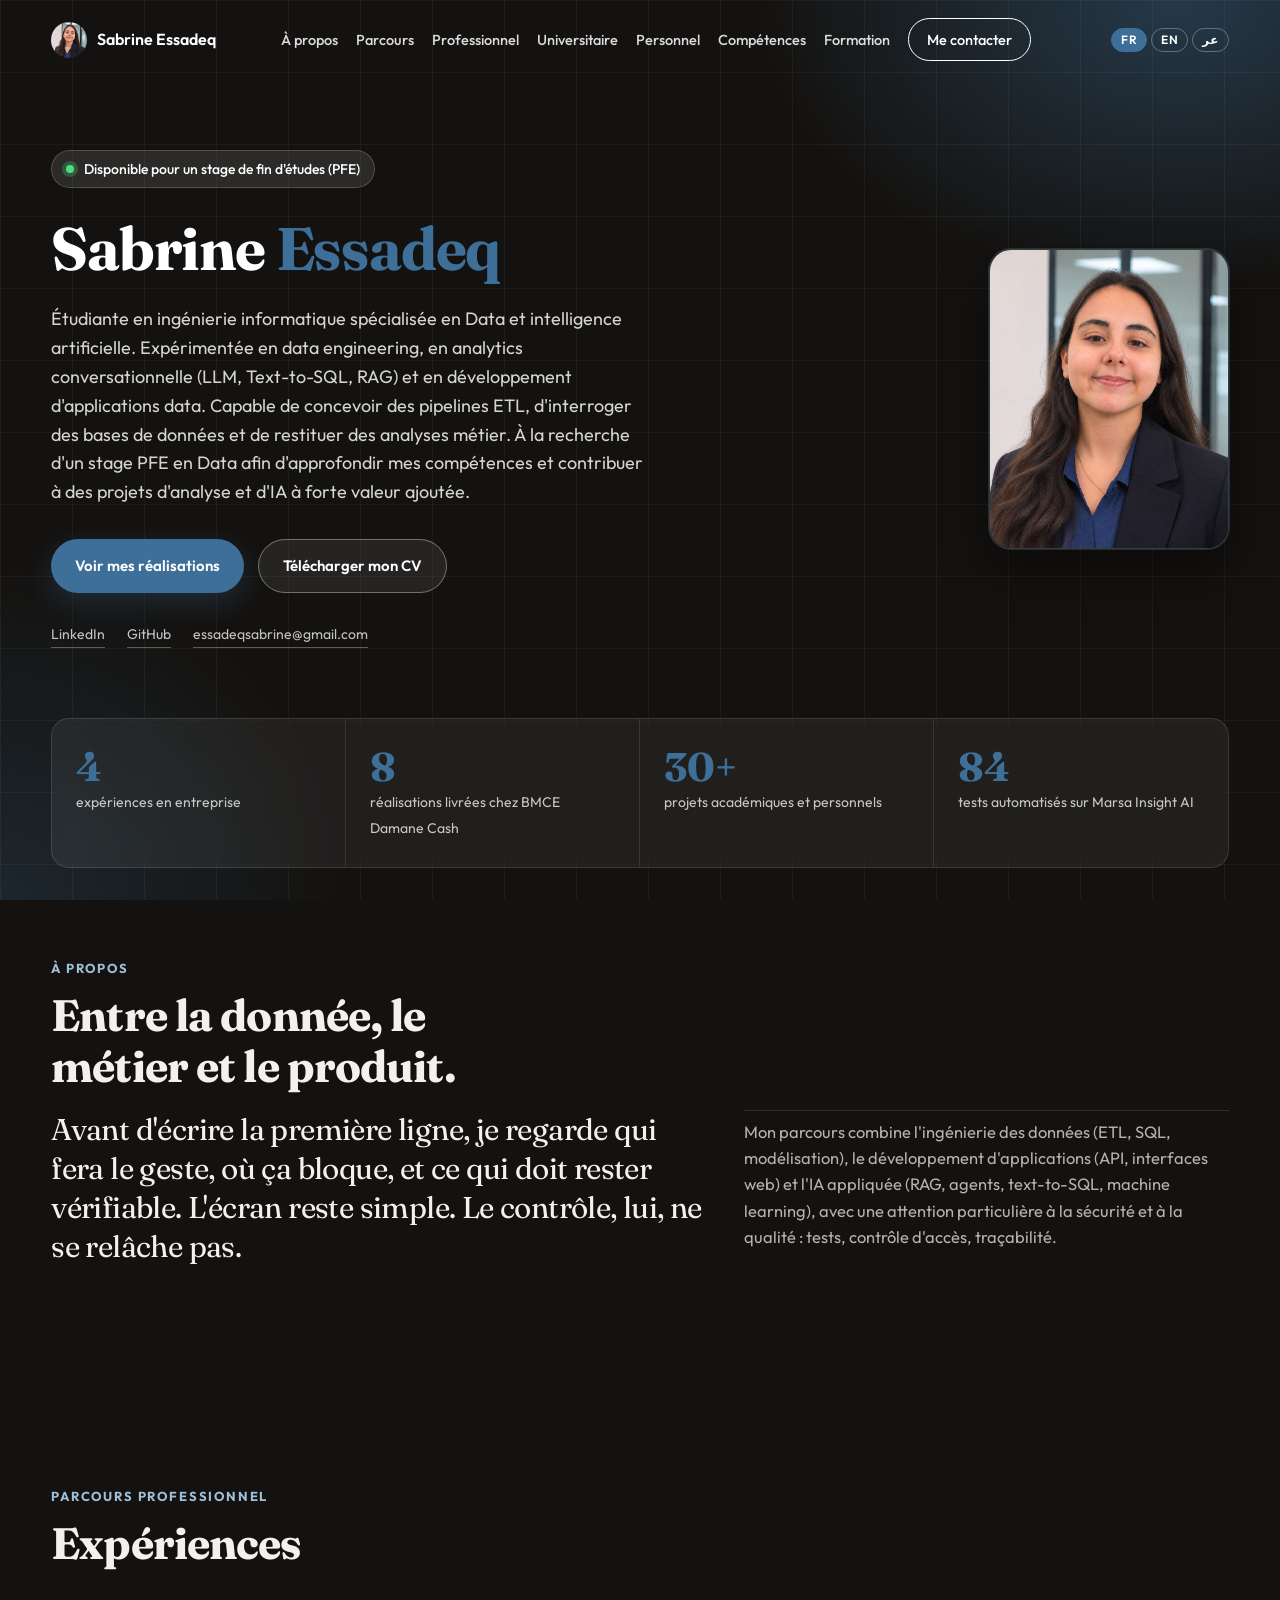
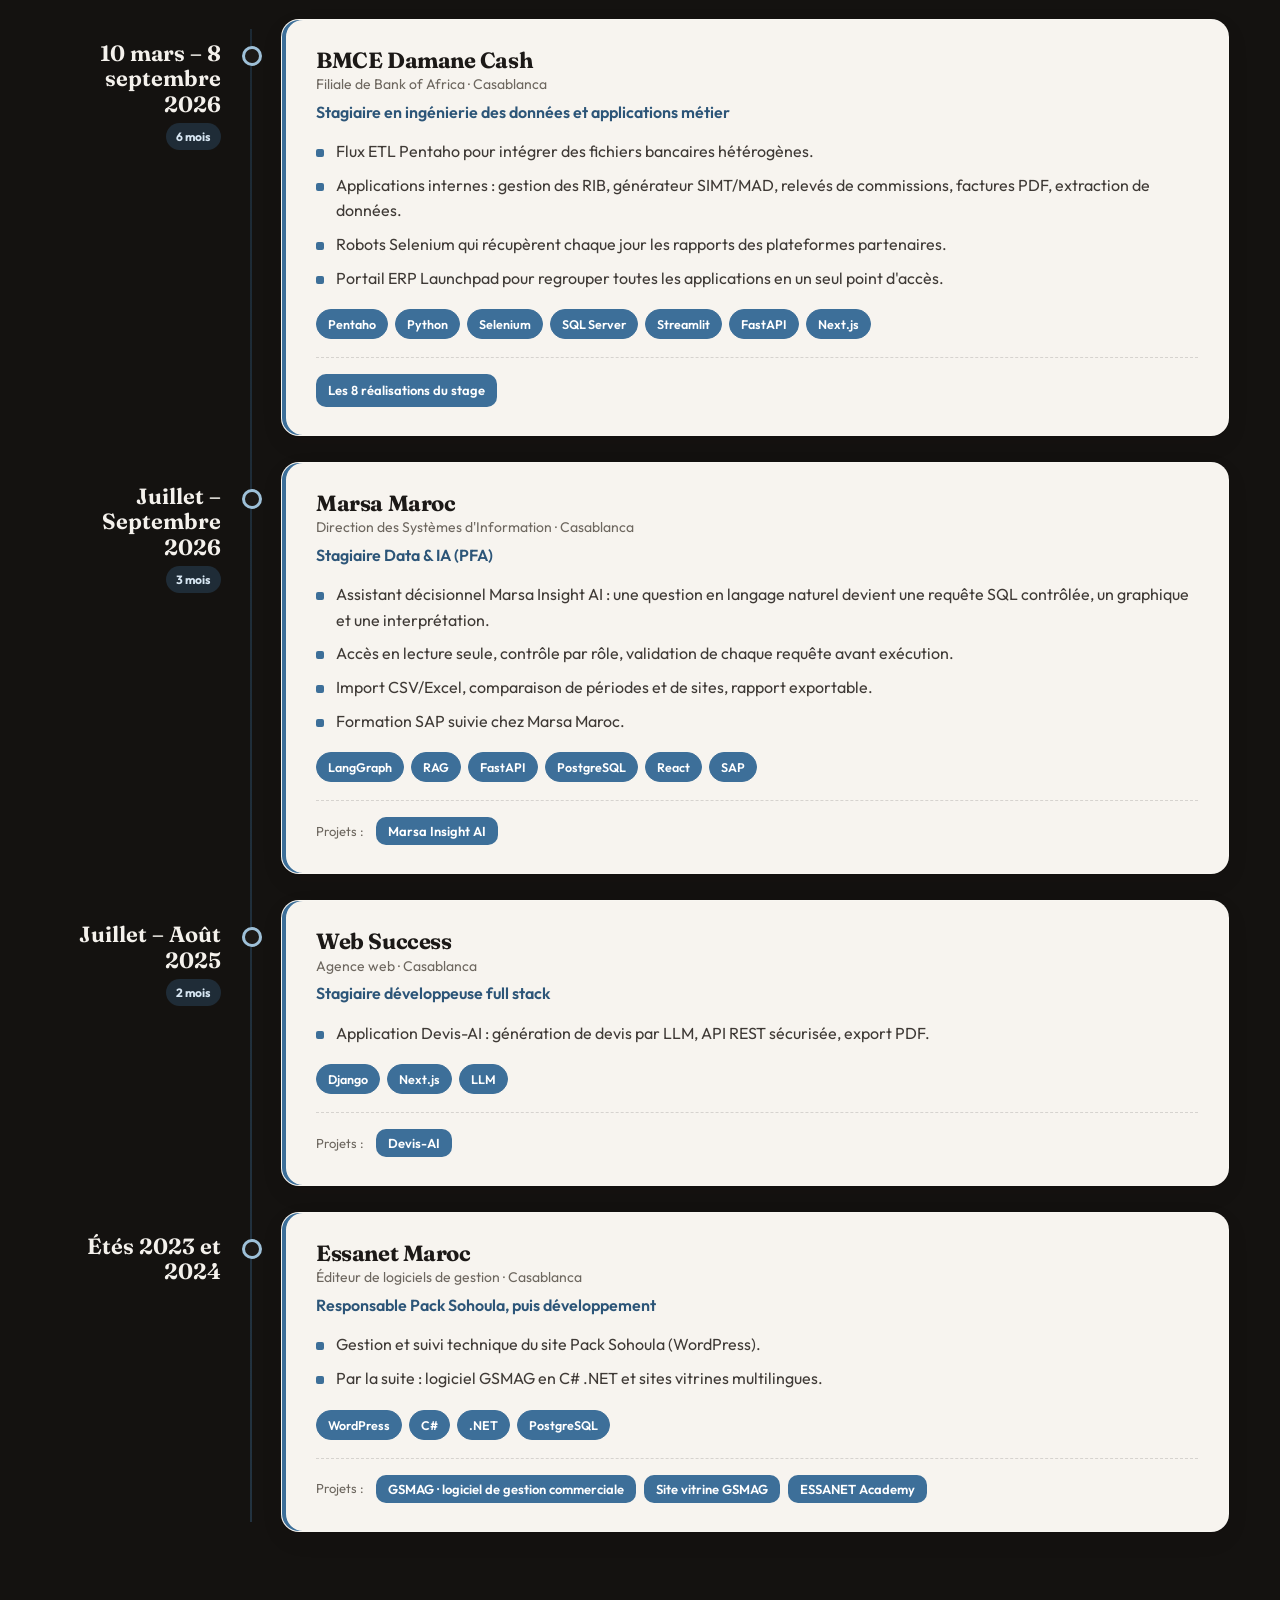
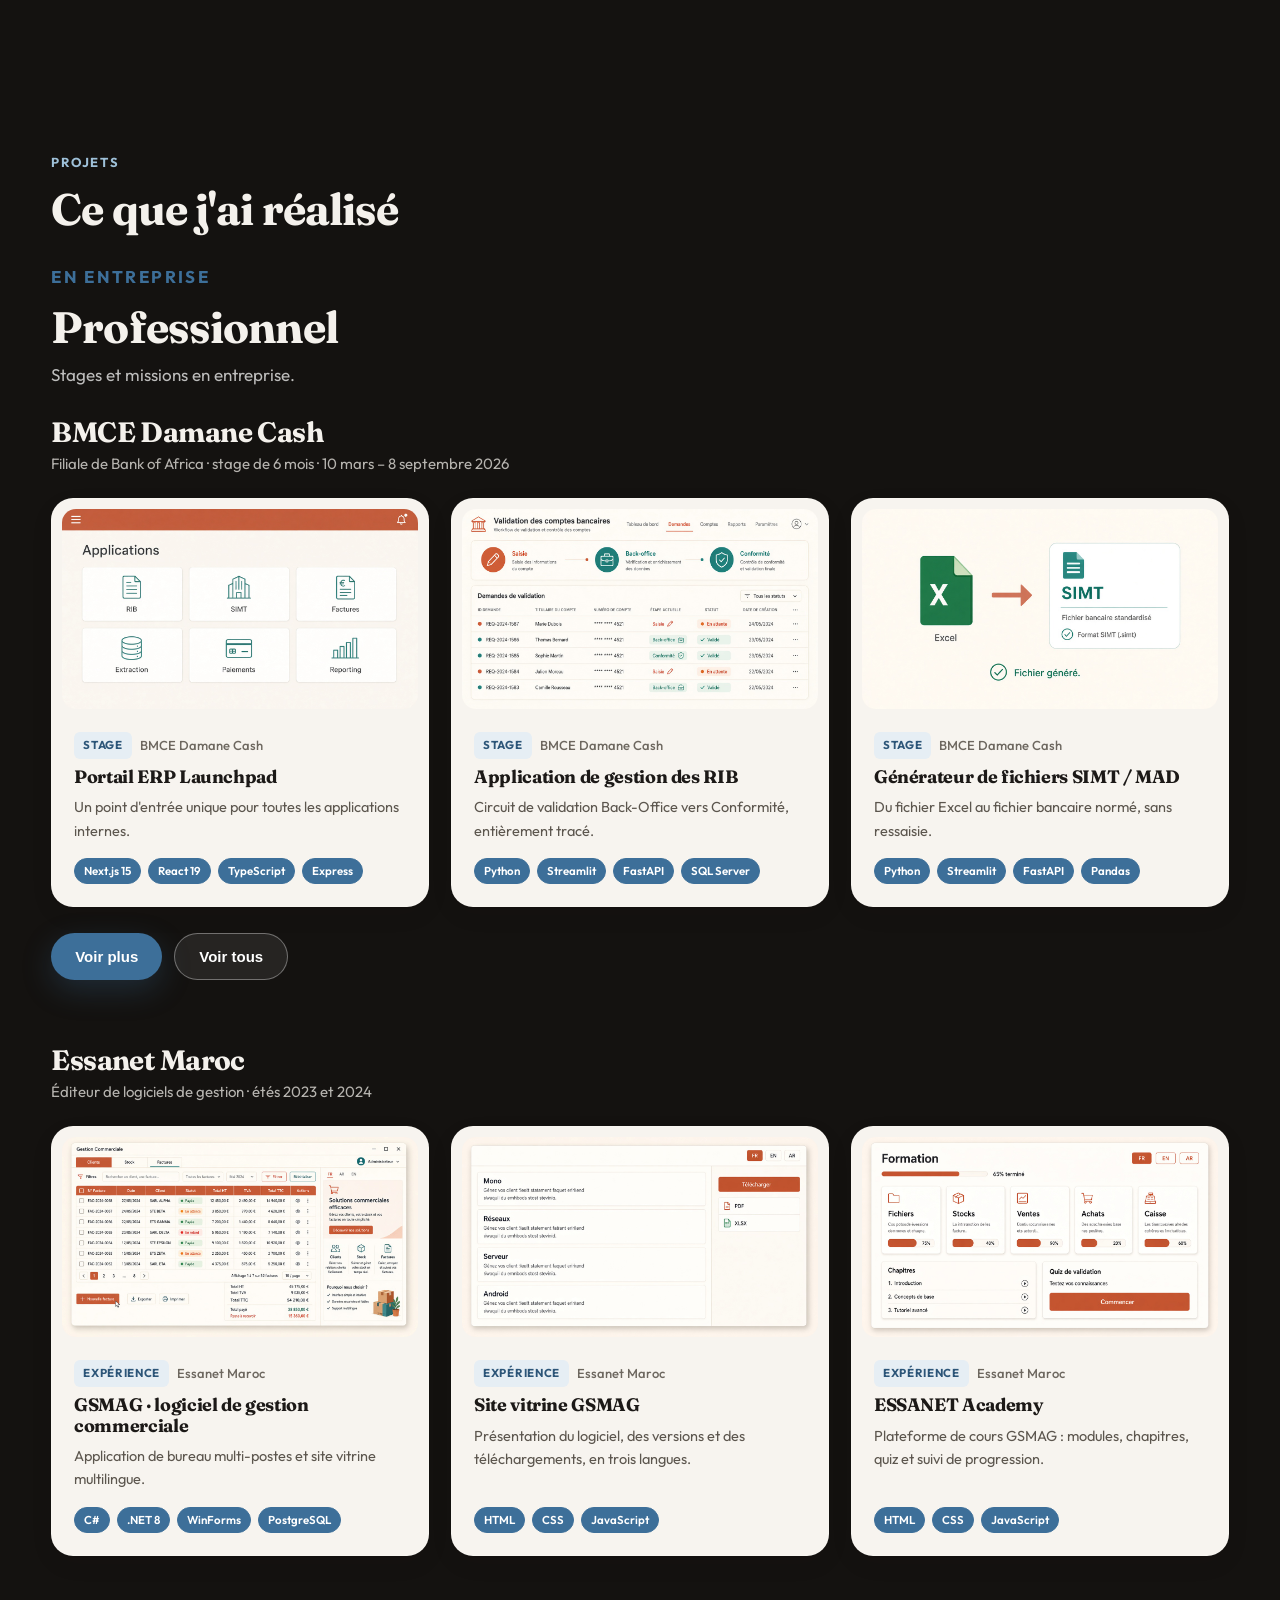
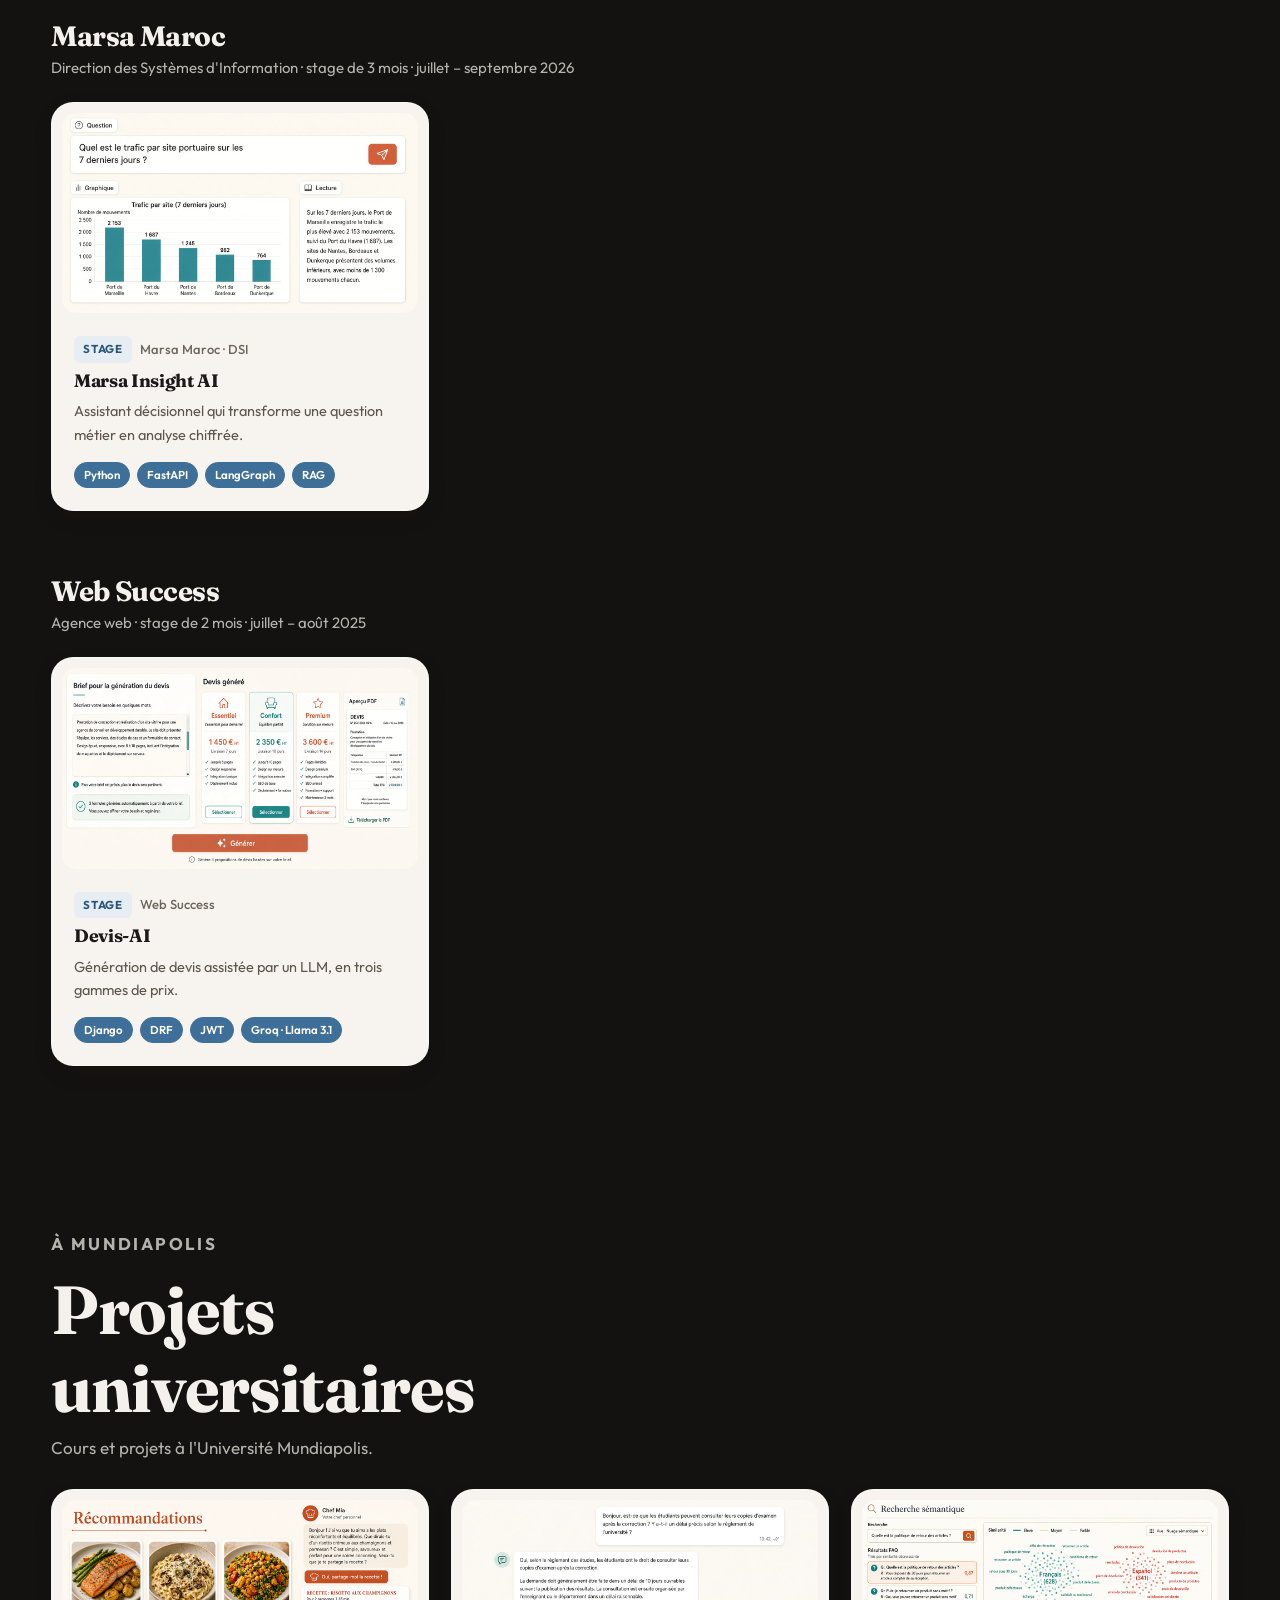
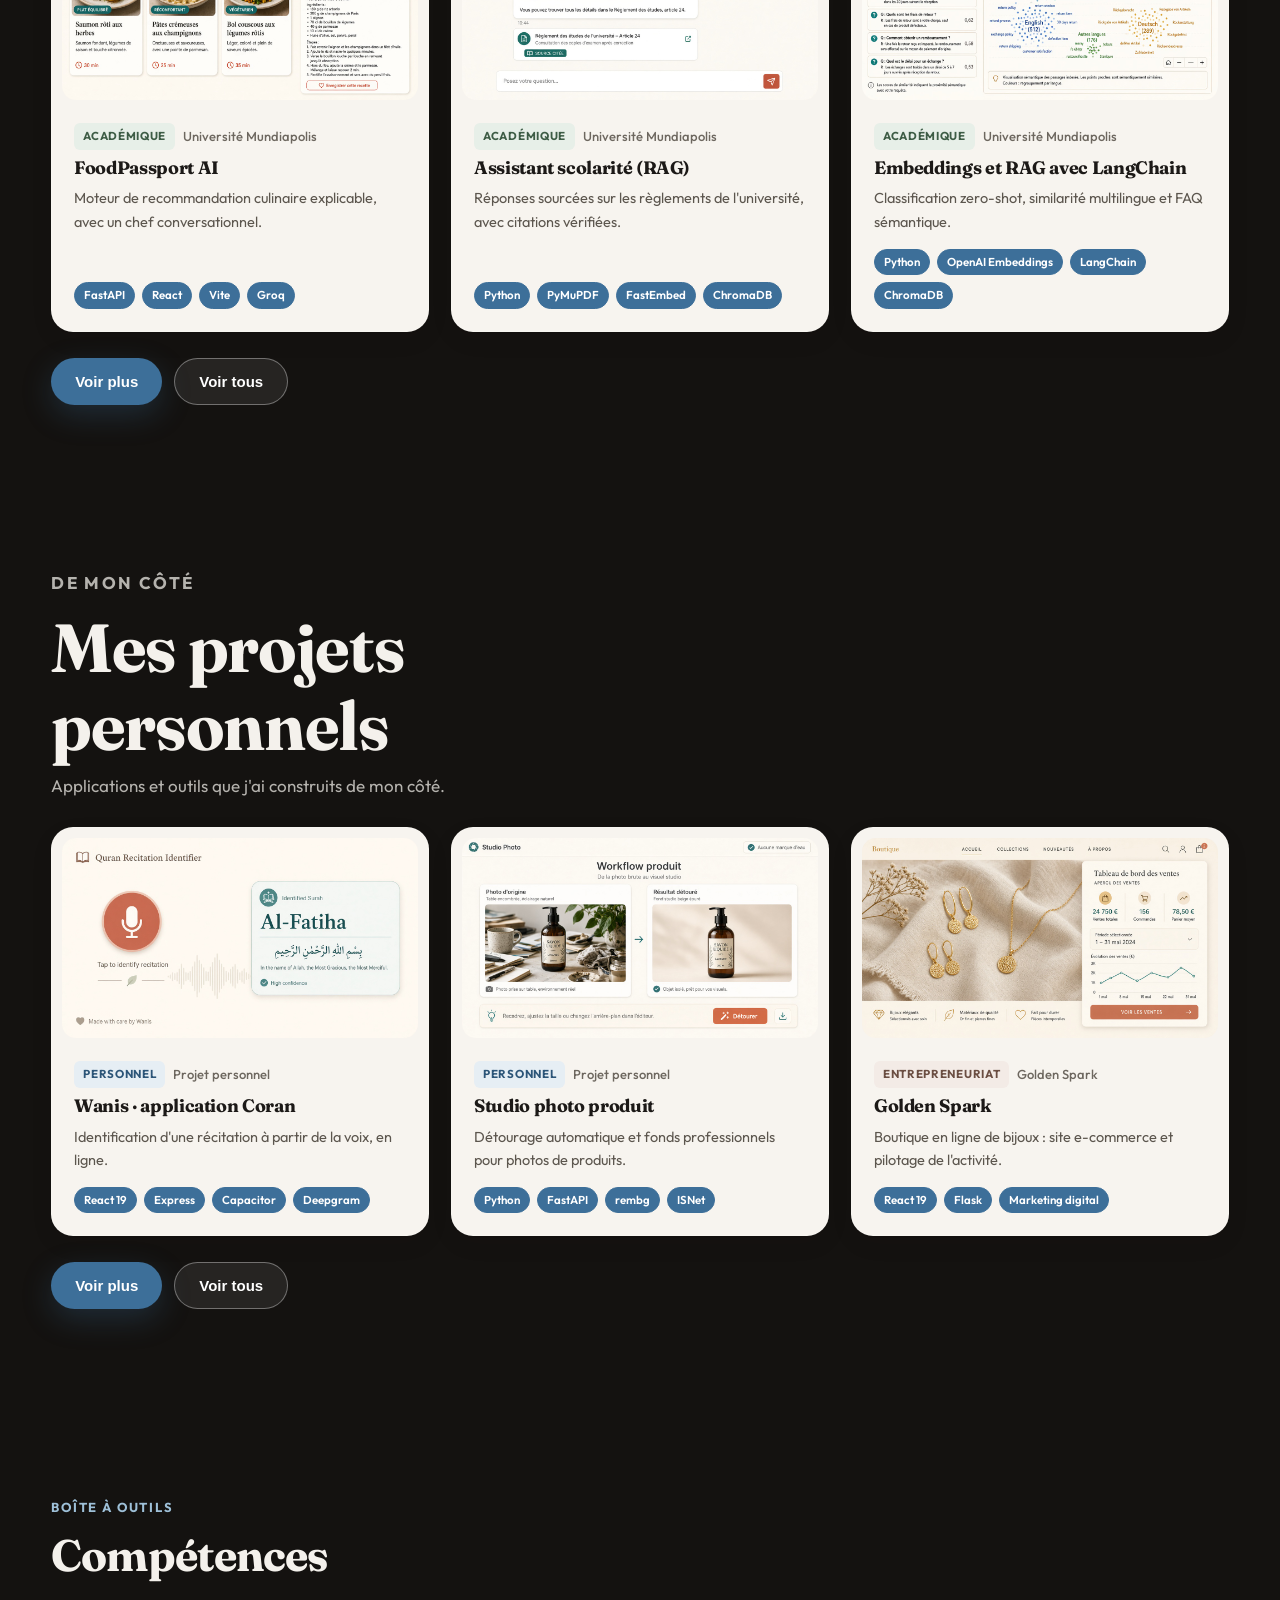
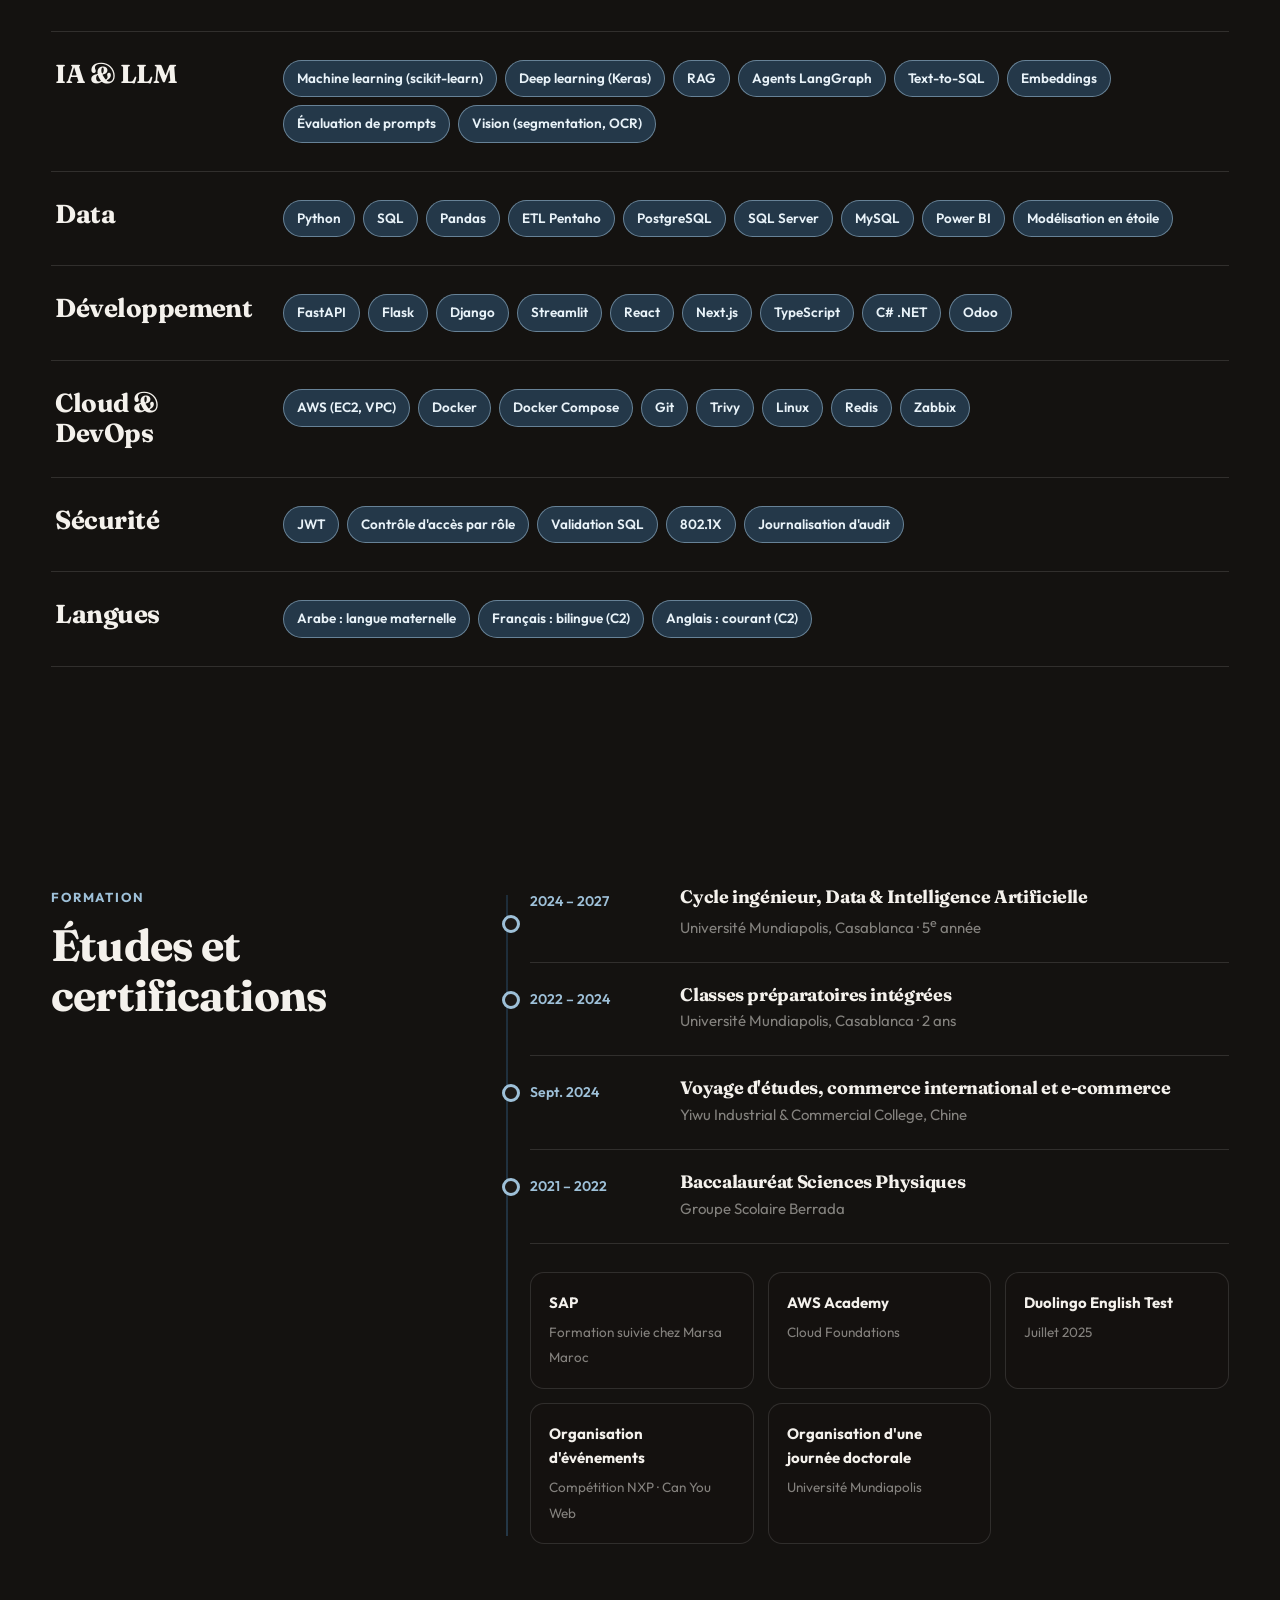
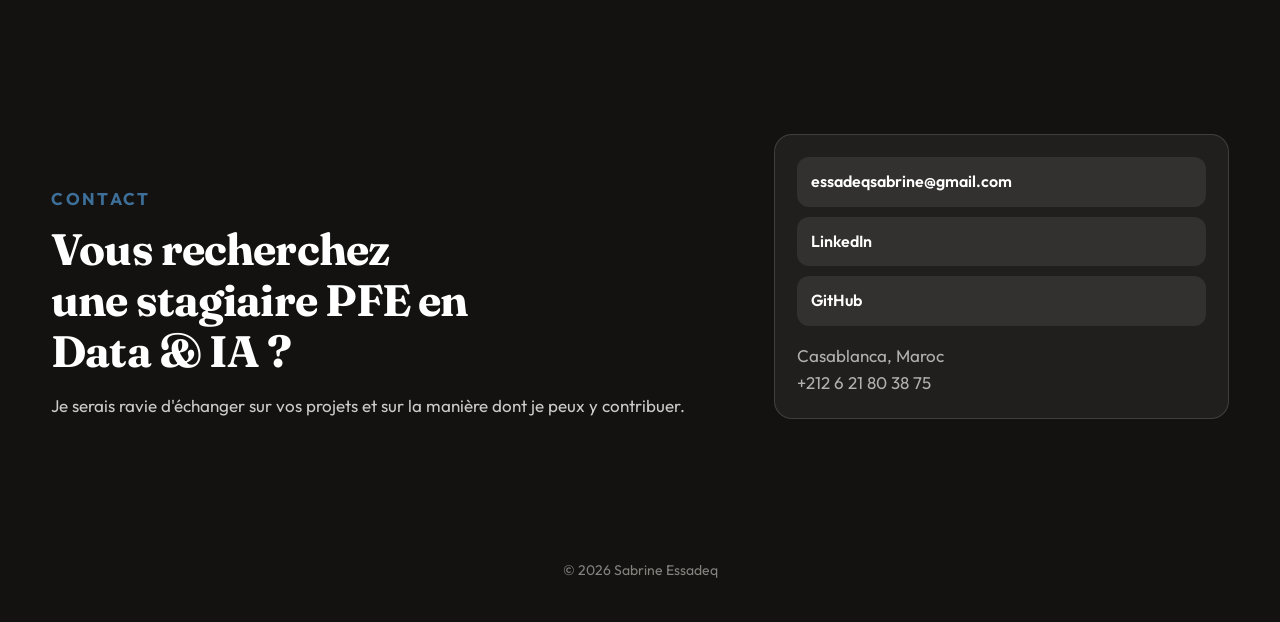
<file: index.html>
<!DOCTYPE html>
<html lang="fr">
<head>
  <meta charset="UTF-8">
  <meta name="viewport" content="width=device-width, initial-scale=1.0">
  <title>Sabrine Essadeq · Data & Intelligence Artificielle</title>
  <link rel="icon" type="image/png" href="assets/img/favicon.png?v=2">
  <link rel="apple-touch-icon" href="assets/img/favicon.png?v=2">
  <meta name="description" content="Portfolio de Sabrine Essadeq, élève ingénieure Data & IA à l'Université Mundiapolis : expériences, projets et compétences.">
  <link rel="preconnect" href="https://fonts.googleapis.com">
  <link rel="preconnect" href="https://fonts.gstatic.com" crossorigin>
  <link href="https://fonts.googleapis.com/css2?family=Fraunces:opsz,wght@9..144,500;9..144,650;9..144,700&family=Noto+Naskh+Arabic:wght@500;600;700&family=Outfit:wght@400;500;600;700&display=swap" rel="stylesheet">
  <link rel="stylesheet" href="styles.css?v=41">
</head>
<body>
  <header class="nav" id="nav">
    <a href="#top" class="brand"><img class="brand-mark" src="assets/img/sabrine.jpg" alt="Sabrine Essadeq"><span>Sabrine Essadeq</span></a>
    <nav class="nav-links site-nav" id="navLinks">
      <a href="#apropos" data-i18n="nav.about">À propos</a>
      <a href="#parcours" data-i18n="nav.parcours">Parcours</a>
      <a href="#professionnel" data-i18n="nav.pro">Professionnel</a>
      <a href="#universitaire" data-i18n="nav.uni">Universitaire</a>
      <a href="#personnel" data-i18n="nav.perso">Personnel</a>
      <a href="#competences" data-i18n="nav.skills">Compétences</a>
      <a href="#formation" data-i18n="nav.formation">Formation</a>
      <a href="#contact" class="nav-cta" data-i18n="nav.contact">Me contacter</a>
    </nav>
    <div class="langs" id="langs">
      <button type="button" data-lang="fr">FR</button>
      <button type="button" data-lang="en">EN</button>
      <button type="button" data-lang="ar">عر</button>
    </div>
    <button class="burger" id="burger" aria-label="Menu"><span></span><span></span></button>
    <span class="progress" id="progress"></span>
  </header>

  <main id="top">
    <!-- HERO -->
    <section class="hero">
      <div class="hero-bg"></div>
      <div class="wrap hero-grid">
        <div class="hero-text reveal">
          <p class="eyebrow"><span class="dot"></span><span data-i18n="hero.badge">Disponible pour un stage de fin d'études (PFE)</span></p>
          <h1 data-i18n-html="hero.title">Sabrine <span class="hl">Essadeq</span></h1>
          <p class="lead" data-i18n-html="hero.lead">Étudiante en ingénierie informatique spécialisée en Data et intelligence artificielle. Expérimentée en data engineering, en analytics conversationnelle (LLM, Text-to-SQL, RAG) et en développement d'applications data. Capable de concevoir des pipelines ETL, d'interroger des bases de données et de restituer des analyses métier. À la recherche d'un stage PFE en Data afin d'approfondir mes compétences et contribuer à des projets d'analyse et d'IA à forte valeur ajoutée.</p>
          <div class="hero-actions">
            <a href="#professionnel" class="btn btn-primary" data-i18n="hero.work">Voir mes réalisations</a>
            <a href="assets/CV_Sabrine_Essadeq.pdf" class="btn btn-ghost" download data-i18n="hero.cv">Télécharger mon CV</a>
          </div>
          <div class="hero-social">
            <a href="https://www.linkedin.com/in/sabrine-essadeq-5aa1a62a3" target="_blank" rel="noopener">LinkedIn</a>
            <a href="https://github.com/sab12sab" target="_blank" rel="noopener">GitHub</a>
            <a href="mailto:essadeqsabrine@gmail.com">essadeqsabrine@gmail.com</a>
          </div>
        </div>
        <figure class="hero-portrait reveal">
          <img src="assets/img/sabrine.jpg" alt="Sabrine Essadeq">
        </figure>
      </div>
      <div class="wrap stats reveal">
        <div class="stat"><b data-count="4">0</b><span data-i18n="stat.exp">expériences en entreprise</span></div>
        <div class="stat"><b data-count="8">0</b><span data-i18n="stat.damane">réalisations livrées chez Damane Cash</span></div>
        <div class="stat"><b data-count="30" data-suffix="+">0</b><span data-i18n="stat.projects">projets académiques et personnels</span></div>
        <div class="stat"><b data-count="84">0</b><span data-i18n="stat.tests">tests automatisés sur Marsa Insight AI</span></div>
      </div>
    </section>

    <!-- A PROPOS -->
    <section class="section about" id="apropos">
      <div class="wrap">
        <div class="spread reveal">
          <p class="kicker" data-i18n="about.kicker">À propos</p>
          <h2 data-i18n="about.title">Entre la donnée, le métier et le produit.</h2>
          <div class="about-text">
            <p data-i18n="about.p1">Avant d'écrire la première ligne, je regarde qui fera le geste, où ça bloque, et ce qui doit rester vérifiable. L'écran reste simple. Le contrôle, lui, ne se relâche pas.</p>
            <p data-i18n="about.p2">Mon parcours combine l'ingénierie des données (ETL, SQL, modélisation), le développement d'applications (API, interfaces web) et l'IA appliquée (RAG, agents, text-to-SQL, machine learning), avec une attention particulière à la sécurité et à la qualité : tests, contrôle d'accès, traçabilité.</p>
          </div>
        </div>
      </div>
    </section>

    <!-- PARCOURS -->
    <section class="section" id="parcours">
      <div class="wrap">
        <div class="section-head reveal">
          <p class="kicker" data-i18n="path.kicker">Parcours professionnel</p>
          <h2 data-i18n="path.title">Expériences</h2>
        </div>
        <div class="timeline" id="timeline"></div>
      </div>
    </section>

    <!-- PROJETS -->
    <section class="section projects" id="projets">
      <div class="wrap">
        <div class="section-head reveal">
          <p class="kicker" data-i18n="work.kicker">Projets</p>
          <h2 data-i18n="work.title">Ce que j'ai réalisé</h2>
        </div>
      </div>

      <div class="chapter chapter-ink" id="professionnel">
        <div class="wrap">
          <div class="group-head reveal">
            <p class="kicker" data-i18n="pro.kicker">En entreprise</p>
            <h3 data-i18n="pro.title">Professionnel</h3>
            <p data-i18n="pro.sub">Stages et missions en entreprise.</p>
          </div>
          <div class="subsection reveal" id="damane">
            <div class="subsection-head">
              <h4>BMCE Damane Cash</h4>
              <p data-i18n="damane.sub">Filiale de Bank of Africa · stage de 6 mois · 10 mars – 8 septembre 2026</p>
            </div>
            <div class="grid" id="gridDamane"></div>
          </div>
          <div class="subsection reveal subsection-gap" id="essanet">
            <div class="subsection-head">
              <h4>Essanet Maroc</h4>
              <p data-i18n="essanet.sub">Éditeur de logiciels de gestion · étés 2023 et 2024</p>
            </div>
            <div class="grid" id="gridEssanet"></div>
          </div>
          <div class="subsection reveal subsection-gap" id="marsa">
            <div class="subsection-head">
              <h4>Marsa Maroc</h4>
              <p data-i18n="marsa.sub">Direction des Systèmes d'Information · stage de 3 mois · juillet – septembre 2026</p>
            </div>
            <div class="grid" id="gridMarsa"></div>
          </div>
          <div class="subsection reveal subsection-gap" id="websuccess">
            <div class="subsection-head">
              <h4>Web Success</h4>
              <p data-i18n="web.sub">Agence web · stage de 2 mois · juillet – août 2025</p>
            </div>
            <div class="grid" id="gridWeb"></div>
          </div>
        </div>
      </div>

      <div class="chapter chapter-uni" id="universitaire">
        <div class="wrap">
          <div class="group-head reveal">
            <p class="kicker" data-i18n="uni.kicker">À Mundiapolis</p>
            <h3 data-i18n="uni.title">Projets universitaires</h3>
            <p data-i18n="uni.sub">Cours et projets à l'Université Mundiapolis.</p>
          </div>
          <div class="grid" id="gridUni"></div>
        </div>
      </div>

      <div class="chapter chapter-sand" id="personnel">
        <div class="wrap">
          <div class="group-head reveal">
            <p class="kicker" data-i18n="perso.kicker">De mon côté</p>
            <h3 data-i18n="perso.title">Mes projets personnels</h3>
            <p data-i18n="perso.sub">Applications et outils que j'ai construits de mon côté.</p>
          </div>
          <div class="grid" id="gridPerso"></div>
        </div>
      </div>
    </section>

    <!-- COMPETENCES -->
    <section class="section alt" id="competences">
      <div class="wrap">
        <div class="section-head reveal">
          <p class="kicker" data-i18n="skills.kicker">Boîte à outils</p>
          <h2 data-i18n="skills.title">Compétences</h2>
        </div>
        <div class="skills" id="skills"></div>
      </div>
    </section>

    <!-- FORMATION -->
    <section class="section" id="formation">
      <div class="wrap edu-grid">
        <div class="reveal">
          <p class="kicker" data-i18n="edu.kicker">Formation</p>
          <h2 data-i18n="edu.title">Études et certifications</h2>
        </div>
        <div class="edu-list reveal">
          <div class="edu-item">
            <span class="edu-date">2024 – 2027</span>
            <div><h3 data-i18n="edu.cycle">Cycle ingénieur, Data &amp; Intelligence Artificielle</h3><p data-i18n-html="edu.cyclep">Université Mundiapolis, Casablanca · 5<sup>e</sup> année</p></div>
          </div>
          <div class="edu-item">
            <span class="edu-date">2022 – 2024</span>
            <div><h3 data-i18n="edu.prepa">Classes préparatoires intégrées</h3><p data-i18n="edu.prepap">Université Mundiapolis, Casablanca · 2 ans</p></div>
          </div>
          <div class="edu-item">
            <span class="edu-date" data-i18n="edu.yiwud">Sept. 2024</span>
            <div><h3 data-i18n="edu.yiwu">Voyage d'études, commerce international et e-commerce</h3><p data-i18n="edu.yiwup">Yiwu Industrial &amp; Commercial College, Chine</p></div>
          </div>
          <div class="edu-item">
            <span class="edu-date">2021 – 2022</span>
            <div><h3 data-i18n="edu.bac">Baccalauréat Sciences Physiques</h3><p>Groupe Scolaire Berrada</p></div>
          </div>
          <div class="certs">
            <div class="cert"><b>SAP</b><span data-i18n="edu.sap">Formation suivie chez Marsa Maroc</span></div>
            <div class="cert"><b>AWS Academy</b><span>Cloud Foundations</span></div>
            <div class="cert"><b>Duolingo English Test</b><span data-i18n="edu.duo">Juillet 2025</span></div>
            <div class="cert"><b data-i18n="edu.event">Organisation d'événements</b><span data-i18n="edu.eventp">Compétition NXP · Can You Web</span></div>
            <div class="cert"><b data-i18n="edu.docto">Organisation d'une journée doctorale</b><span data-i18n="edu.doctop">Université Mundiapolis</span></div>
          </div>
        </div>
      </div>
    </section>

    <!-- CONTACT -->
    <section class="section contact" id="contact">
      <div class="wrap">
        <div class="contact-box reveal">
          <div>
            <p class="kicker light" data-i18n="contact.kicker">Contact</p>
            <h2 data-i18n="contact.title">Vous recherchez une stagiaire PFE en Data &amp; IA ?</h2>
            <p data-i18n="contact.sub">Je serais ravie d'échanger sur vos projets et sur la manière dont je peux y contribuer.</p>
          </div>
          <div class="contact-panel">
            <a href="mailto:essadeqsabrine@gmail.com">essadeqsabrine@gmail.com</a>
            <a href="https://www.linkedin.com/in/sabrine-essadeq-5aa1a62a3" target="_blank" rel="noopener">LinkedIn</a>
            <a href="https://github.com/sab12sab" target="_blank" rel="noopener">GitHub</a>
            <p class="contact-meta" data-i18n-html="contact.meta">Casablanca, Maroc<br>+212 6 21 80 38 75</p>
          </div>
        </div>
      </div>
    </section>
  </main>

  <footer class="footer">
    <div class="wrap">© <span id="year"></span> Sabrine Essadeq</div>
  </footer>

  <!-- MODAL -->
  <div class="modal" id="modal" aria-hidden="true">
    <div class="modal-backdrop" data-close></div>
    <article class="modal-panel" role="dialog" aria-modal="true">
      <button class="modal-close" data-close aria-label="Fermer">&times;</button>
      <div id="modalBody"></div>
    </article>
  </div>

  <!-- LIGHTBOX -->
  <div class="lightbox" id="lightbox"><img alt=""></div>

  <script src="data.js?v=30"></script>
  <script src="i18n.js?v=17"></script>
  <script src="i18n-projects.js?v=2"></script>
  <script src="main.js?v=8"></script>
</body>
</html>
</file>
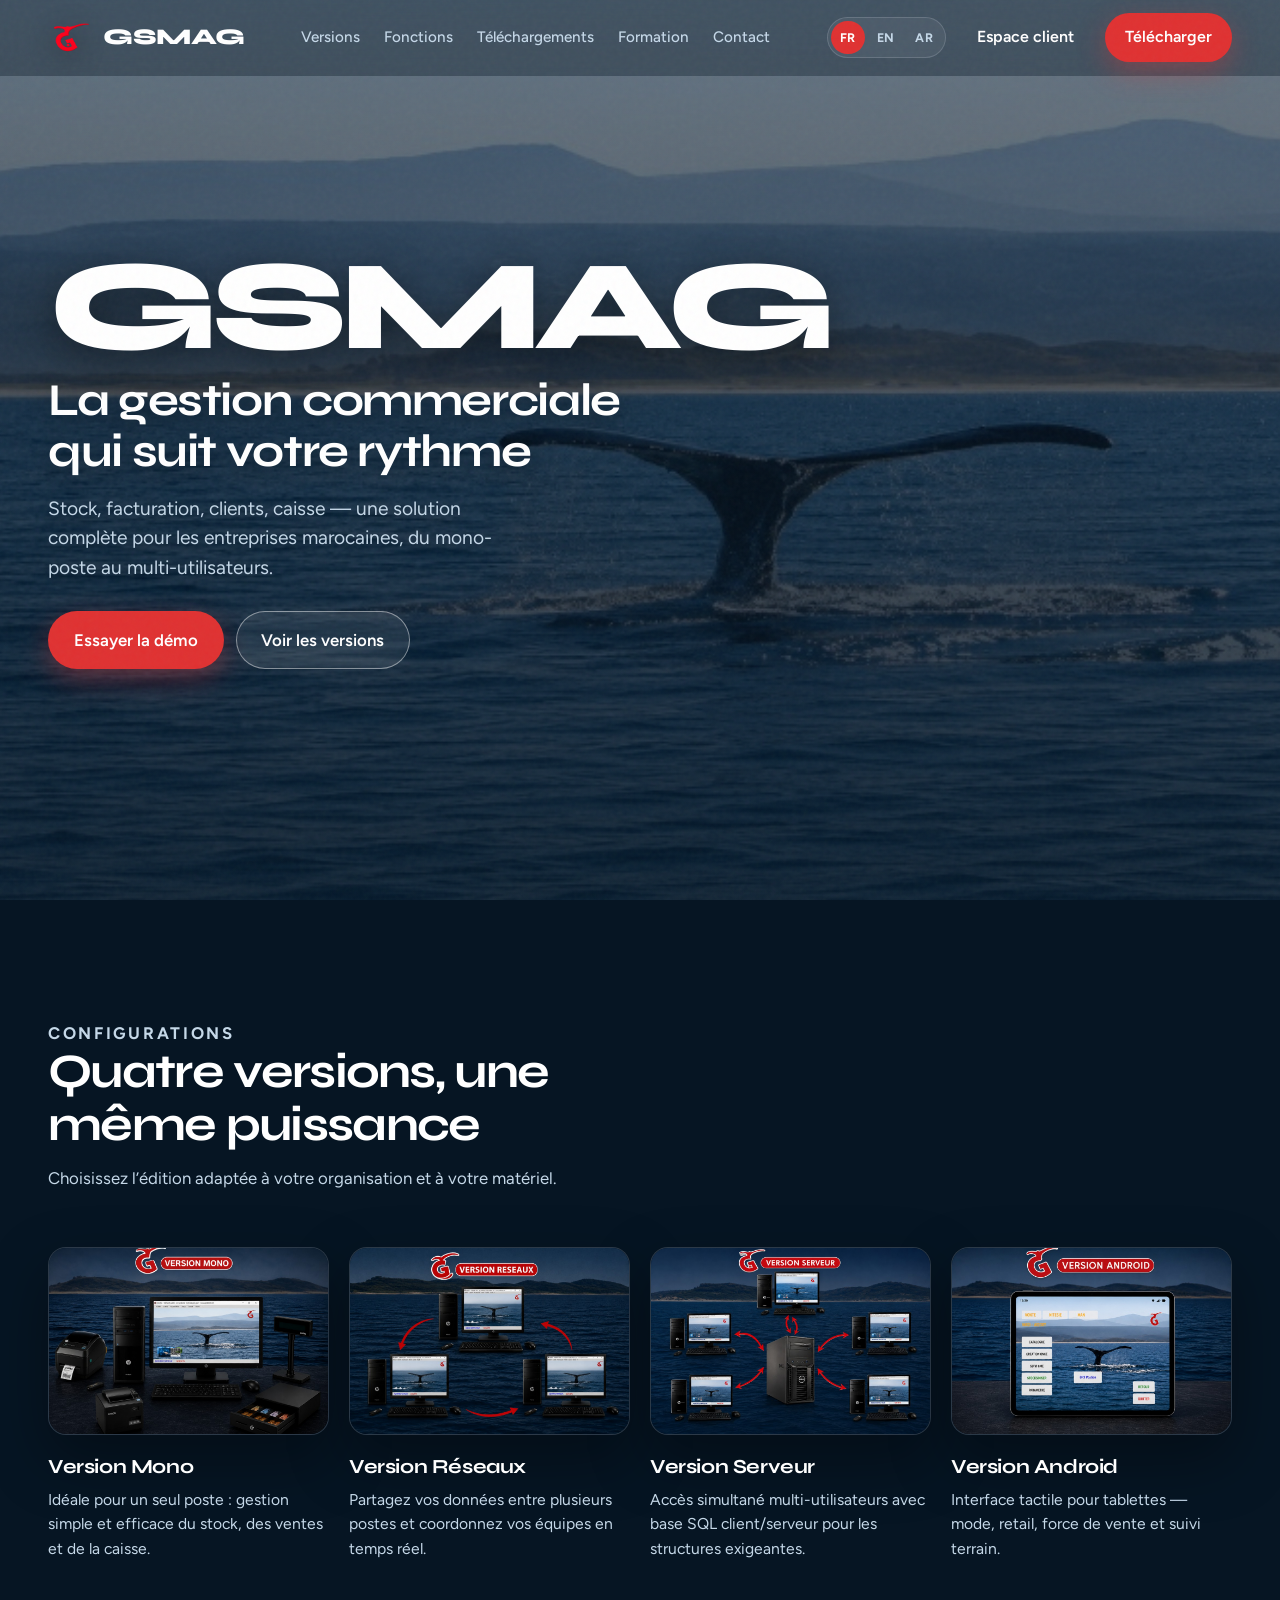
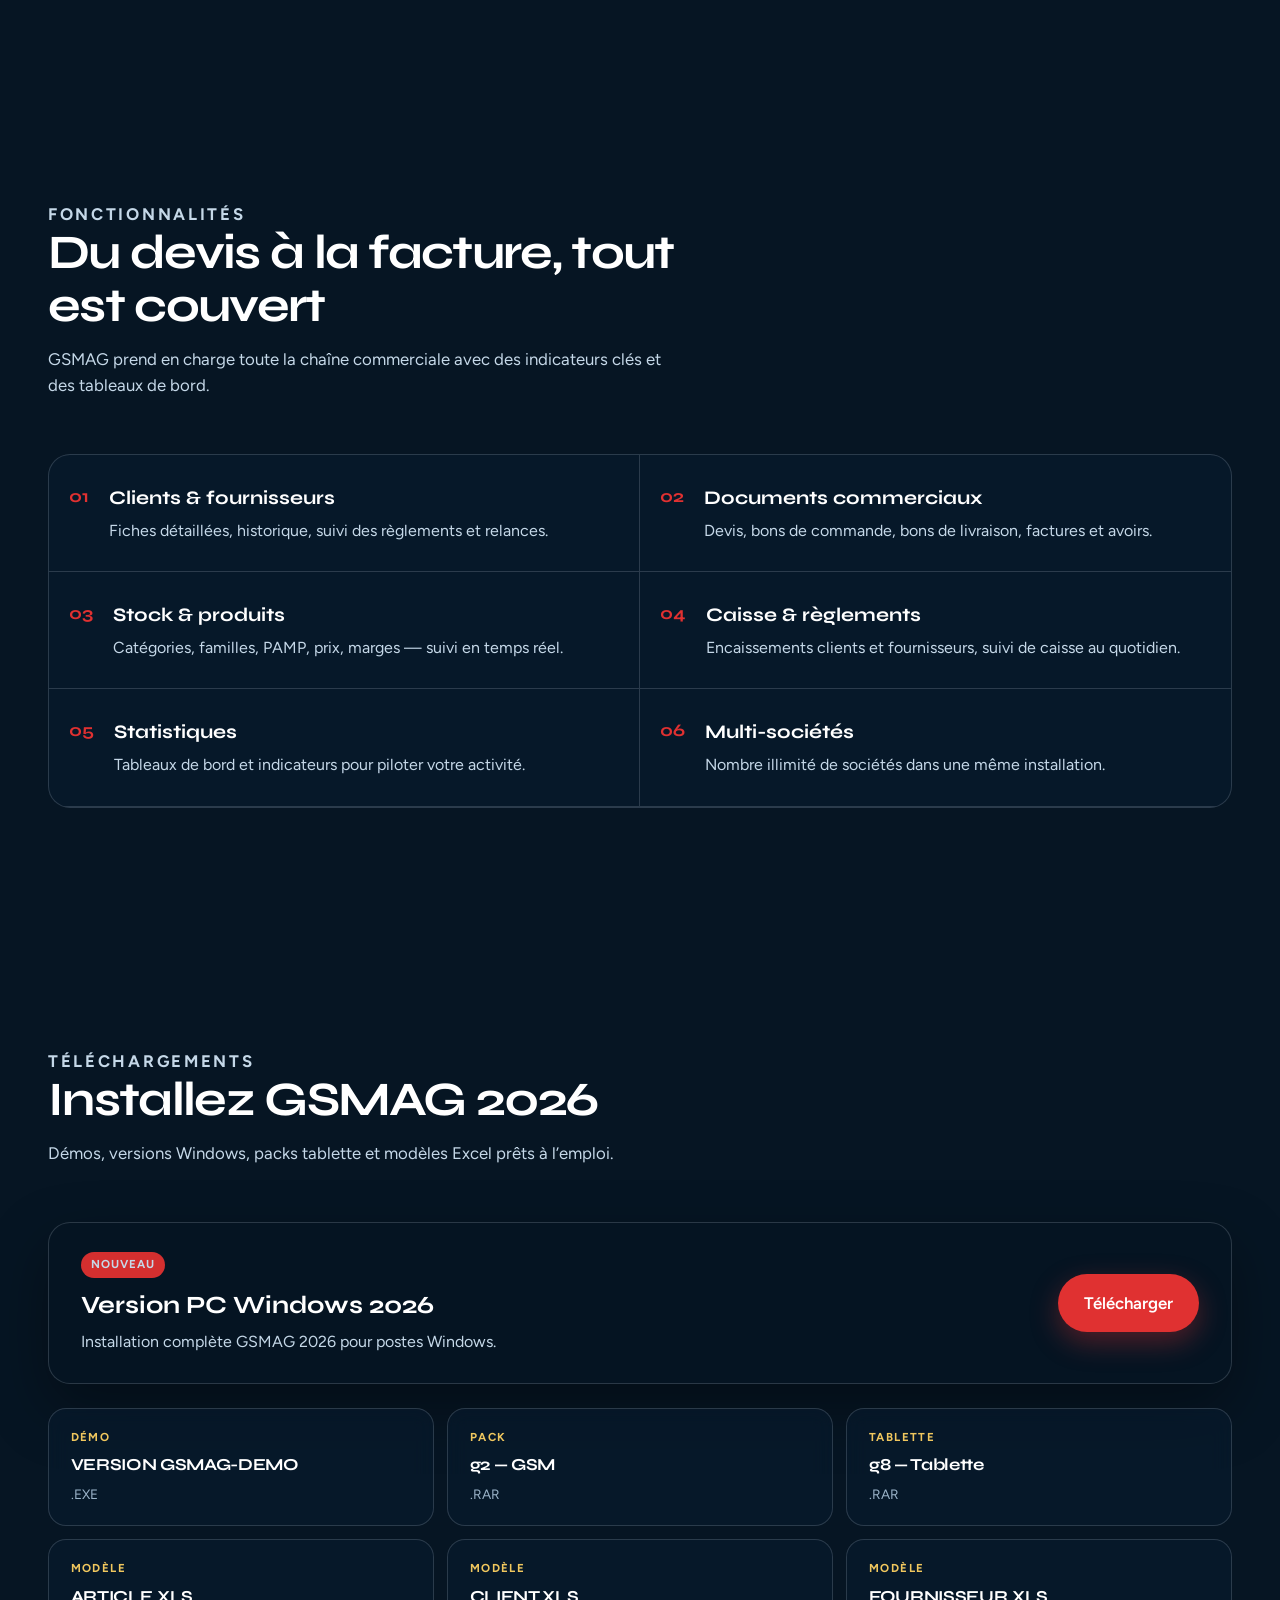
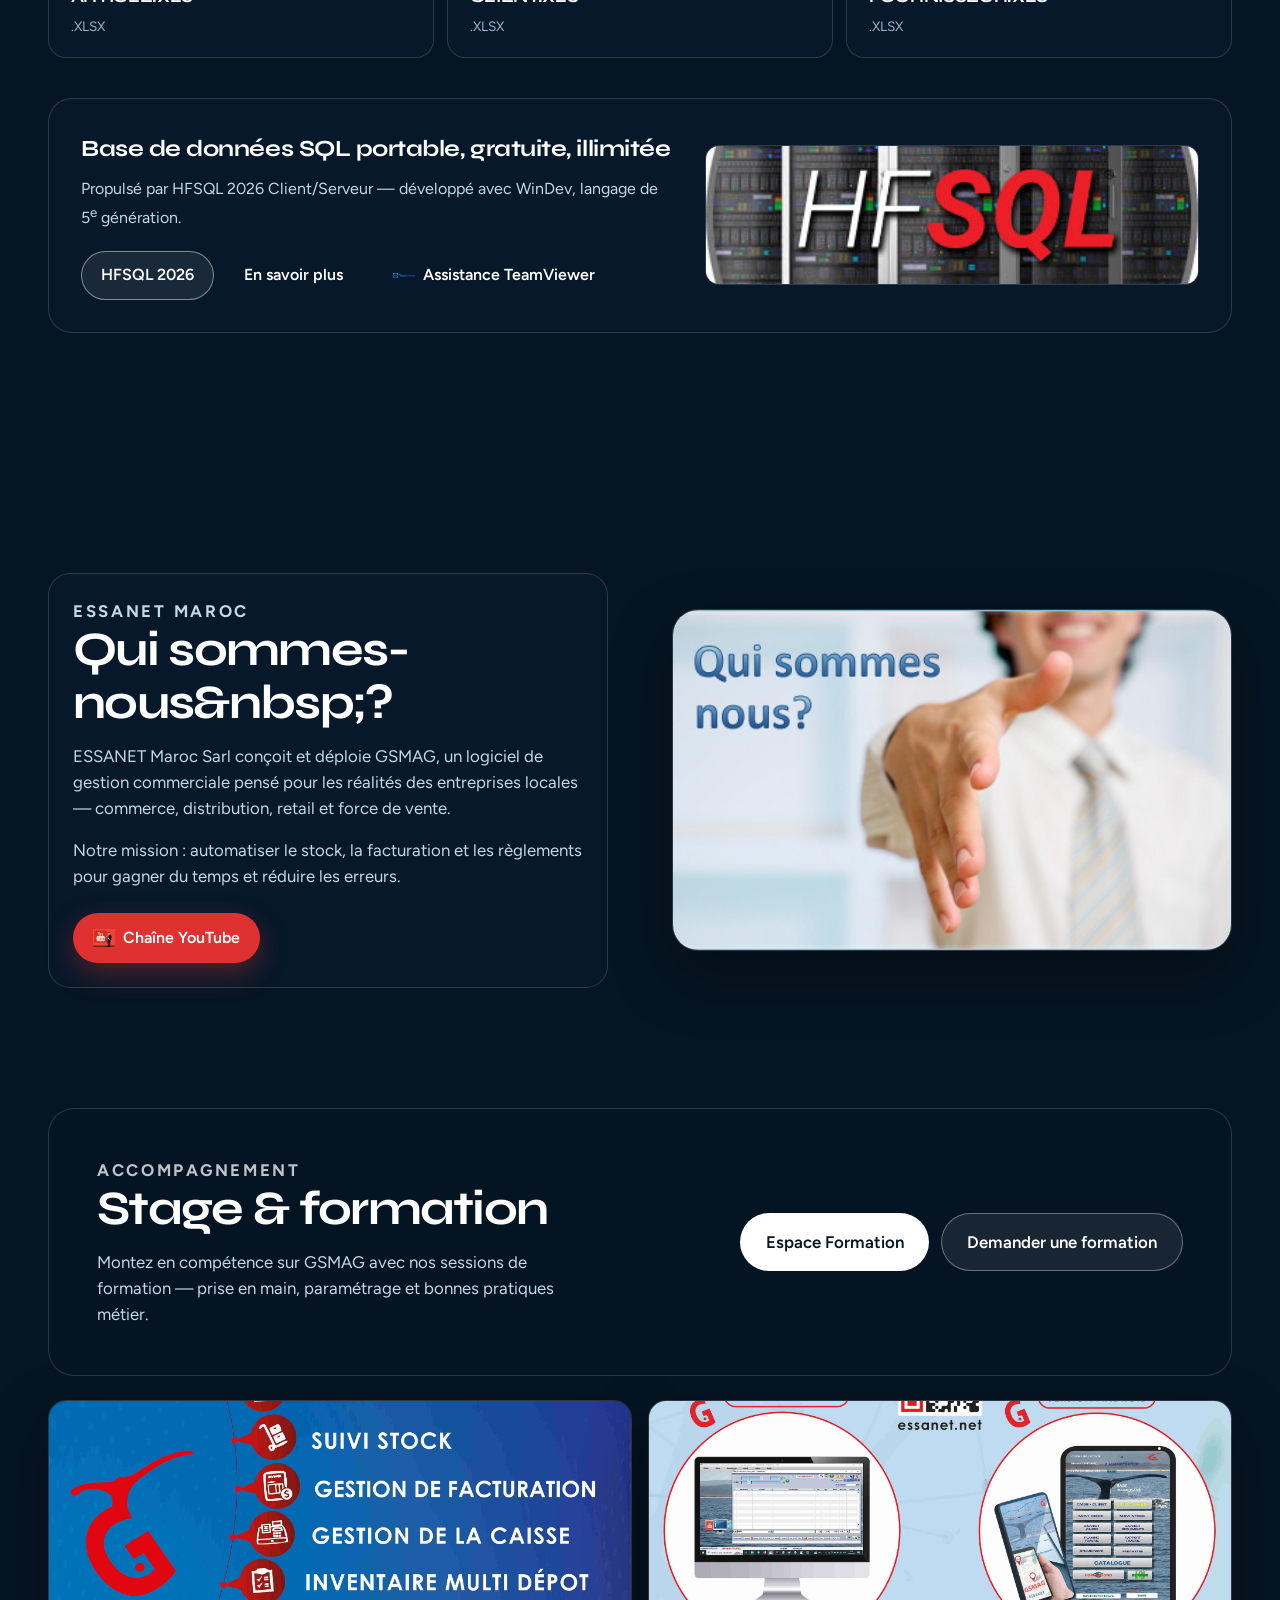
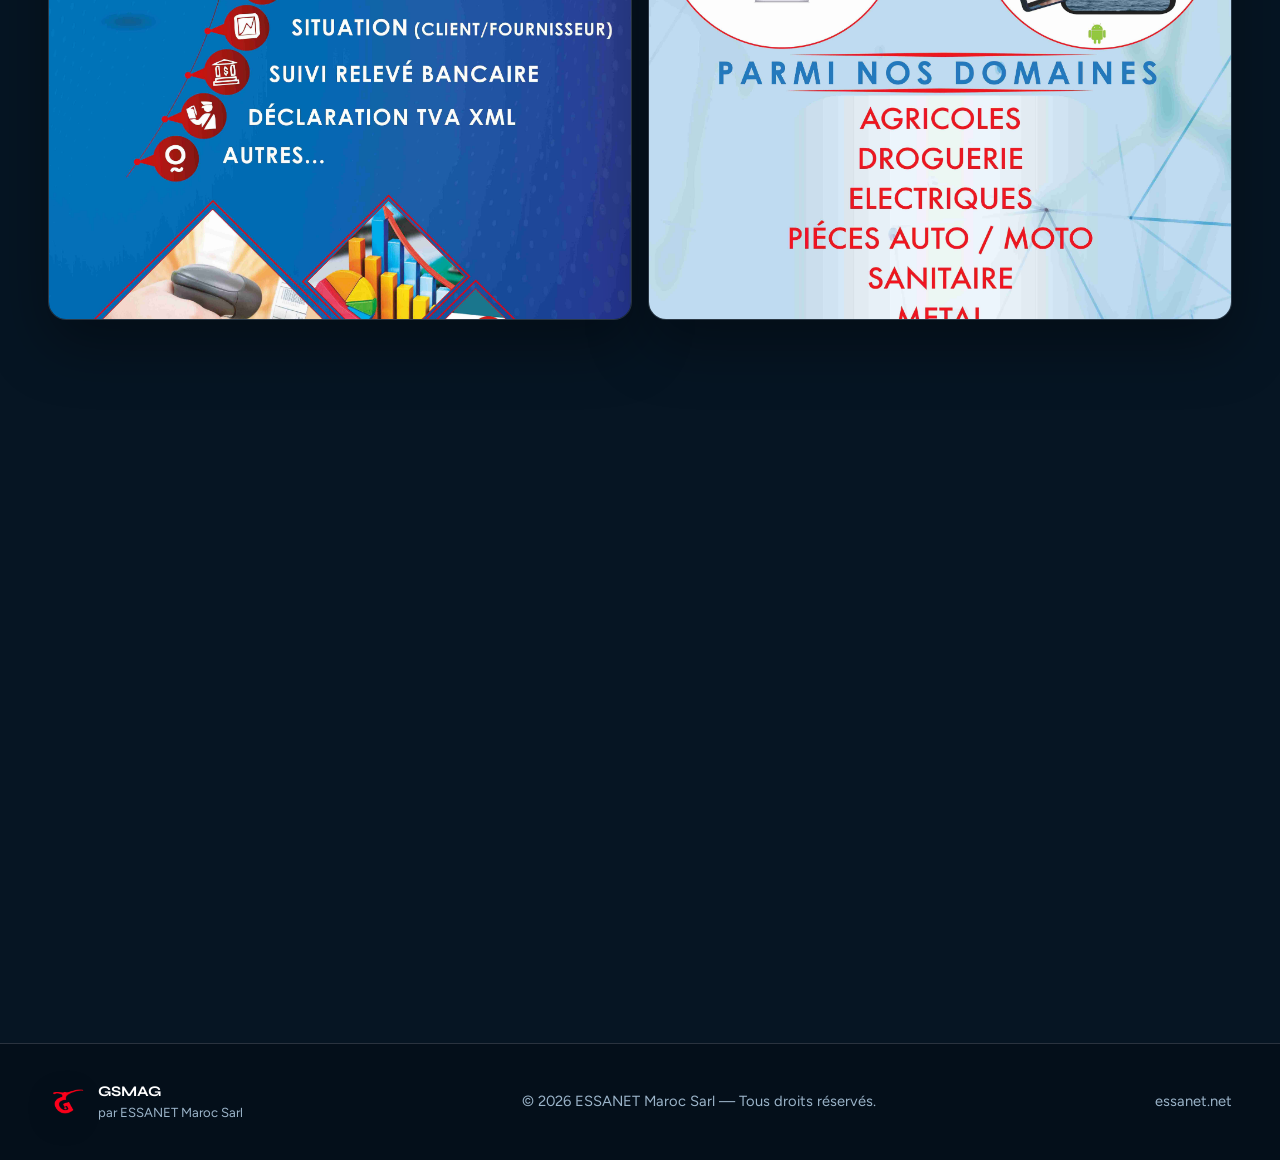
<file: sites/essanet/index.html>
<!DOCTYPE html>
<html lang="fr">
<head>
  <meta charset="UTF-8" />
  <meta name="viewport" content="width=device-width, initial-scale=1.0" />
  <title>GSMAG 2026 — Logiciel de gestion commerciale | ESSANET Maroc</title>
  <meta name="description" content="GSMAG 2026 : logiciel de gestion commerciale pour le stock, la facturation, les clients et la caisse. Versions Mono, Réseaux, Serveur et Android. ESSANET Maroc — Casablanca." />
  <link rel="preconnect" href="https://fonts.googleapis.com" />
  <link rel="preconnect" href="https://fonts.gstatic.com" crossorigin />
  <link href="https://fonts.googleapis.com/css2?family=Cairo:wght@400;600;700;800&family=Figtree:wght@400;500;600;700&family=Syne:wght@600;700;800&display=swap" rel="stylesheet" />
  <link rel="icon" type="image/png" href="assets/favicon.png" />
  <link rel="shortcut icon" type="image/png" href="assets/favicon.png" />
  <link rel="apple-touch-icon" href="assets/favicon.png" />
  <link rel="stylesheet" href="styles.css" />
</head>
<body>
  <div class="noise" aria-hidden="true"></div>

  <header class="site-header">
    <a class="logo" href="#accueil" data-i18n-aria="logoAria" aria-label="GSMAG — Accueil">
      <img class="logo-mark" src="assets/logo-g.png" alt="GSMAG" width="48" height="48" />
      <span class="logo-text">GSMAG</span>
    </a>
    <nav class="nav" id="nav">
      <a href="#versions" data-i18n="navVersions">Versions</a>
      <a href="#fonctions" data-i18n="navFunctions">Fonctions</a>
      <a href="#telechargements" data-i18n="navDownloads">Téléchargements</a>
      <a href="formation/" data-i18n="navTraining">Formation</a>
      <a href="#contact" data-i18n="navContact">Contact</a>
    </nav>
    <div class="header-actions">
      <div class="lang-switch" role="group" aria-label="Language">
        <button type="button" class="lang-btn is-active" data-lang="fr" aria-pressed="true">FR</button>
        <button type="button" class="lang-btn" data-lang="en" aria-pressed="false">EN</button>
        <button type="button" class="lang-btn" data-lang="ar" aria-pressed="false">AR</button>
      </div>
      <button type="button" class="btn btn-ghost" data-open-login data-i18n="clientSpace">Espace client</button>
      <a class="btn btn-primary" href="#telechargements" data-i18n="download">Télécharger</a>
      <button type="button" class="nav-toggle" data-i18n-aria="menu" aria-label="Menu" aria-expanded="false">
        <span></span><span></span>
      </button>
    </div>
  </header>

  <main>
    <section class="hero" id="accueil">
      <div class="hero-bg" aria-hidden="true">
        <div class="hero-glow"></div>
        <div class="hero-grid"></div>
      </div>
      <div class="hero-content">
        <p class="brand-signal">GSMAG</p>
        <h1 data-i18n="heroTitle">La gestion commerciale qui suit votre rythme</h1>
        <p class="hero-lead" data-i18n="heroLead">Stock, facturation, clients, caisse — une solution complète pour les entreprises marocaines, du mono-poste au multi-utilisateurs.</p>
        <div class="hero-cta">
          <a class="btn btn-primary btn-lg" href="https://essanet.pcscloud.net/TELECHARGER/Ins_GSMAG_DEMO.EXE" data-i18n="tryDemo">Essayer la démo</a>
          <a class="btn btn-outline btn-lg" href="#versions" data-i18n="seeVersions">Voir les versions</a>
        </div>
      </div>
    </section>

    <section class="section versions" id="versions">
      <div class="section-head reveal">
        <p class="eyebrow" data-i18n="versionsEyebrow">Configurations</p>
        <h2 data-i18n="versionsTitle">Quatre versions, une même puissance</h2>
        <p data-i18n="versionsLead">Choisissez l’édition adaptée à votre organisation et à votre matériel.</p>
      </div>
      <div class="version-grid">
        <article class="version-item version-item--fill reveal">
          <figure>
            <img src="assets/version-mono.png?v=6" data-i18n-alt="altMono" alt="GSMAG Version Mono — poste de caisse complet" />
          </figure>
          <div class="version-body">
            <h3 data-i18n="monoTitle">Version Mono</h3>
            <p data-i18n="monoText">Idéale pour un seul poste : gestion simple et efficace du stock, des ventes et de la caisse.</p>
          </div>
        </article>
        <article class="version-item reveal">
          <figure>
            <img src="assets/version-reseaux.png?v=2" data-i18n-alt="altNetwork" alt="GSMAG Version Réseaux" />
          </figure>
          <div class="version-body">
            <h3 data-i18n="networkTitle">Version Réseaux</h3>
            <p data-i18n="networkText">Partagez vos données entre plusieurs postes et coordonnez vos équipes en temps réel.</p>
          </div>
        </article>
        <article class="version-item reveal">
          <figure>
            <img src="assets/version-serveur.png?v=2" data-i18n-alt="altServer" alt="GSMAG Version Serveur" />
          </figure>
          <div class="version-body">
            <h3 data-i18n="serverTitle">Version Serveur</h3>
            <p data-i18n="serverText">Accès simultané multi-utilisateurs avec base SQL client/serveur pour les structures exigeantes.</p>
          </div>
        </article>
        <article class="version-item version-item--fill reveal">
          <figure>
            <img src="assets/version-android.png?v=2" data-i18n-alt="altAndroid" alt="GSMAG Version Android tablette" />
          </figure>
          <div class="version-body">
            <h3 data-i18n="androidTitle">Version Android</h3>
            <p data-i18n="androidText">Interface tactile pour tablettes — mode, retail, force de vente et suivi terrain.</p>
          </div>
        </article>
      </div>
    </section>

    <section class="section functions" id="fonctions">
      <div class="section-head reveal">
        <p class="eyebrow" data-i18n="featuresEyebrow">Fonctionnalités</p>
        <h2 data-i18n="featuresTitle">Du devis à la facture, tout est couvert</h2>
        <p data-i18n="featuresLead">GSMAG prend en charge toute la chaîne commerciale avec des indicateurs clés et des tableaux de bord.</p>
      </div>
      <ul class="feature-list">
        <li class="reveal">
          <span class="feature-num">01</span>
          <div>
            <h3 data-i18n="f1Title">Clients & fournisseurs</h3>
            <p data-i18n="f1Text">Fiches détaillées, historique, suivi des règlements et relances.</p>
          </div>
        </li>
        <li class="reveal">
          <span class="feature-num">02</span>
          <div>
            <h3 data-i18n="f2Title">Documents commerciaux</h3>
            <p data-i18n="f2Text">Devis, bons de commande, bons de livraison, factures et avoirs.</p>
          </div>
        </li>
        <li class="reveal">
          <span class="feature-num">03</span>
          <div>
            <h3 data-i18n="f3Title">Stock & produits</h3>
            <p data-i18n="f3Text">Catégories, familles, PAMP, prix, marges — suivi en temps réel.</p>
          </div>
        </li>
        <li class="reveal">
          <span class="feature-num">04</span>
          <div>
            <h3 data-i18n="f4Title">Caisse & règlements</h3>
            <p data-i18n="f4Text">Encaissements clients et fournisseurs, suivi de caisse au quotidien.</p>
          </div>
        </li>
        <li class="reveal">
          <span class="feature-num">05</span>
          <div>
            <h3 data-i18n="f5Title">Statistiques</h3>
            <p data-i18n="f5Text">Tableaux de bord et indicateurs pour piloter votre activité.</p>
          </div>
        </li>
        <li class="reveal">
          <span class="feature-num">06</span>
          <div>
            <h3 data-i18n="f6Title">Multi-sociétés</h3>
            <p data-i18n="f6Text">Nombre illimité de sociétés dans une même installation.</p>
          </div>
        </li>
      </ul>
    </section>

    <section class="section downloads" id="telechargements">
      <div class="section-head reveal">
        <p class="eyebrow" data-i18n="downloadsEyebrow">Téléchargements</p>
        <h2 data-i18n="downloadsTitle">Installez GSMAG 2026</h2>
        <p data-i18n="downloadsLead">Démos, versions Windows, packs tablette et modèles Excel prêts à l’emploi.</p>
      </div>

      <div class="download-spotlight reveal">
        <div>
          <p class="tag" data-i18n="newTag">Nouveau</p>
          <h3 data-i18n="pc2026Title">Version PC Windows 2026</h3>
          <p data-i18n="pc2026Text">Installation complète GSMAG 2026 pour postes Windows.</p>
        </div>
        <a class="btn btn-primary btn-lg" href="https://essanet.pcscloud.net/TELECHARGER/Install_GSMAG2026V400.exe" data-i18n="download">Télécharger</a>
      </div>

      <div class="download-grid">
        <a class="download-link reveal" href="https://essanet.pcscloud.net/TELECHARGER/Ins_GSMAG_DEMO.EXE">
          <span class="dl-label" data-i18n="labelDemo">Démo</span>
          <strong>VERSION GSMAG-DEMO</strong>
          <span class="dl-meta">.EXE</span>
        </a>
        <a class="download-link reveal" href="https://essanet.pcscloud.net/TELECHARGER/SOHOLA2026_G2.rar">
          <span class="dl-label" data-i18n="labelPack">Pack</span>
          <strong>g2 — GSM</strong>
          <span class="dl-meta">.RAR</span>
        </a>
        <a class="download-link reveal" href="https://essanet.pcscloud.net/TELECHARGER/SOHOLA2025_G8.rar">
          <span class="dl-label" data-i18n="labelTablet">Tablette</span>
          <strong>g8 — Tablette</strong>
          <span class="dl-meta">.RAR</span>
        </a>
        <a class="download-link reveal" href="https://essanet.pcscloud.net/TELECHARGER/Table%20PRODUIT.XLSX">
          <span class="dl-label" data-i18n="labelTemplate">Modèle</span>
          <strong>ARTICLE.XLS</strong>
          <span class="dl-meta">.XLSX</span>
        </a>
        <a class="download-link reveal" href="https://essanet.pcscloud.net/TELECHARGER/Table%20CLIENT.XLSX">
          <span class="dl-label" data-i18n="labelTemplate">Modèle</span>
          <strong>CLIENT.XLS</strong>
          <span class="dl-meta">.XLSX</span>
        </a>
        <a class="download-link reveal" href="https://essanet.pcscloud.net/TELECHARGER/Table%20FOURNISSEUR.XLSX">
          <span class="dl-label" data-i18n="labelTemplate">Modèle</span>
          <strong>FOURNISSEUR.XLS</strong>
          <span class="dl-meta">.XLSX</span>
        </a>
      </div>

      <div class="tech-strip reveal">
        <div class="tech-copy">
          <h3 data-i18n="dbTitle">Base de données SQL portable, gratuite, illimitée</h3>
          <p data-i18n-html="dbText">Propulsé par HFSQL 2026 Client/Serveur — développé avec WinDev, langage de 5<sup>e</sup> génération.</p>
          <div class="tech-actions">
            <a class="btn btn-outline" href="https://download.windev.com/fr/download/packs/HFSQL/2026.awp">HFSQL 2026</a>
            <a class="btn btn-ghost" href="https://pcsoft.fr/accueilpub/hfsql.htm" target="_blank" rel="noopener" data-i18n="learnMore">En savoir plus</a>
            <a class="btn btn-ghost" href="https://www.teamviewer.com/fr/download/windows/" target="_blank" rel="noopener">
              <img src="assets/teamviewer.png" alt="" class="btn-icon" /> <span data-i18n="teamviewer">Assistance TeamViewer</span>
            </a>
          </div>
        </div>
        <div class="tech-media">
          <img src="assets/hfsql.jpg" data-i18n-alt="altHfsql" alt="Base de données HFSQL" />
        </div>
      </div>
    </section>

    <section class="section about" id="a-propos">
      <div class="about-layout">
        <div class="about-copy reveal">
          <p class="eyebrow">ESSANET Maroc</p>
          <h2 data-i18n="aboutTitle">Qui sommes-nous&nbsp;?</h2>
          <p data-i18n="aboutP1">ESSANET Maroc Sarl conçoit et déploie GSMAG, un logiciel de gestion commerciale pensé pour les réalités des entreprises locales — commerce, distribution, retail et force de vente.</p>
          <p data-i18n="aboutP2">Notre mission : automatiser le stock, la facturation et les règlements pour gagner du temps et réduire les erreurs.</p>
          <a class="btn btn-primary" href="https://youtube.com/@essadeqmustapha2459" target="_blank" rel="noopener">
            <img src="assets/youtube.jpg" alt="" class="btn-icon round" /> <span data-i18n="youtube">Chaîne YouTube</span>
          </a>
        </div>
        <figure class="about-visual reveal">
          <img src="assets/about.jpg" data-i18n-alt="altAbout" alt="Qui sommes-nous — ESSANET Maroc" />
        </figure>
      </div>
    </section>

    <section class="section formation" id="formation">
      <div class="formation-panel reveal">
        <div>
          <p class="eyebrow light" data-i18n="trainingEyebrow">Accompagnement</p>
          <h2 data-i18n="trainingTitle">Stage & formation</h2>
          <p data-i18n="trainingText">Montez en compétence sur GSMAG avec nos sessions de formation — prise en main, paramétrage et bonnes pratiques métier.</p>
        </div>
        <div style="display:flex;flex-wrap:wrap;gap:0.75rem;align-items:center;">
          <a class="btn btn-light btn-lg" href="formation/" data-i18n="openAcademy">Espace Formation</a>
          <a class="btn btn-outline btn-lg" href="#contact" data-i18n="askTraining" style="border-color:rgba(255,255,255,0.35);color:#fff;">Demander une formation</a>
        </div>
      </div>
      <div class="rollup-row reveal">
        <img src="assets/rollup-1.jpg" data-i18n-alt="altRollup1" alt="Présentation GSMAG — roll-up 1" />
        <img src="assets/rollup-2.jpg" data-i18n-alt="altRollup2" alt="Présentation GSMAG — roll-up 2" />
      </div>
    </section>

    <section class="section contact" id="contact">
      <div class="section-head reveal">
        <p class="eyebrow" data-i18n="contactEyebrow">Contact</p>
        <h2 data-i18n="contactTitle">Parlons de votre projet</h2>
        <p data-i18n="contactLead">ESSANET Maroc Sarl — Technopark, Casablanca</p>
      </div>
      <div class="contact-grid">
        <div class="contact-card reveal">
          <h3 data-i18n="address">Adresse</h3>
          <p data-i18n-html="addressText">465, Technopark<br />Route Noucer — Casablanca</p>
        </div>
        <div class="contact-card reveal">
          <h3 data-i18n="email">Email</h3>
          <p><a href="mailto:essanet@essanet.net">essanet@essanet.net</a></p>
        </div>
        <div class="contact-card reveal">
          <h3 data-i18n="phone">Téléphone</h3>
          <p>
            <a href="tel:+212669148474">0669 148 474</a><br />
            <a href="tel:+212669917804">0669 917 804</a><br />
            <a href="tel:+212522824343">0522 824 343</a><br />
            <a href="tel:+212522504272">0522 50 42 72</a>
          </p>
        </div>
        <div class="contact-card reveal contact-login">
          <h3 data-i18n="alreadyClient">Déjà client&nbsp;?</h3>
          <p data-i18n="secureSpace">Accédez à votre espace sécurisé.</p>
          <button type="button" class="btn btn-primary" data-open-login data-i18n="login">Se connecter</button>
        </div>
      </div>
    </section>
  </main>

  <footer class="site-footer">
    <div class="footer-brand">
      <img class="logo-mark" src="assets/logo-g.png" alt="GSMAG" width="48" height="48" />
      <div>
        <strong>GSMAG</strong>
        <span data-i18n="byEssanet">par ESSANET Maroc Sarl</span>
      </div>
    </div>
    <p data-i18n="rights">© 2026 ESSANET Maroc Sarl — Tous droits réservés.</p>
    <a href="https://www.essanet.net" target="_blank" rel="noopener">essanet.net</a>
  </footer>

  <div class="modal" id="login-modal" hidden>
    <div class="modal-backdrop" data-close-login></div>
    <div class="modal-panel" role="dialog" aria-modal="true" aria-labelledby="login-title">
      <button type="button" class="modal-close" data-close-login data-i18n-aria="close" aria-label="Fermer">×</button>
      <h2 id="login-title" data-i18n="clientSpace">Espace client</h2>
      <p data-i18n="loginLead">Connectez-vous avec vos identifiants ESSANET.</p>
      <form class="login-form" action="#" method="post">
        <label>
          <span data-i18n="loginField">Login</span>
          <input type="text" name="login" autocomplete="username" required />
        </label>
        <label>
          <span data-i18n="passwordField">Mot de passe</span>
          <input type="password" name="password" autocomplete="current-password" required />
        </label>
        <button type="submit" class="btn btn-primary btn-lg" data-i18n="validate">Valider</button>
      </form>
      <p class="login-note" data-i18n="loginNote">Le login live reste branché sur votre serveur actuel ; ce formulaire est prêt pour l’intégration.</p>
    </div>
  </div>

  <script src="i18n.js"></script>
  <script src="script.js"></script>
</body>
</html>
</file>
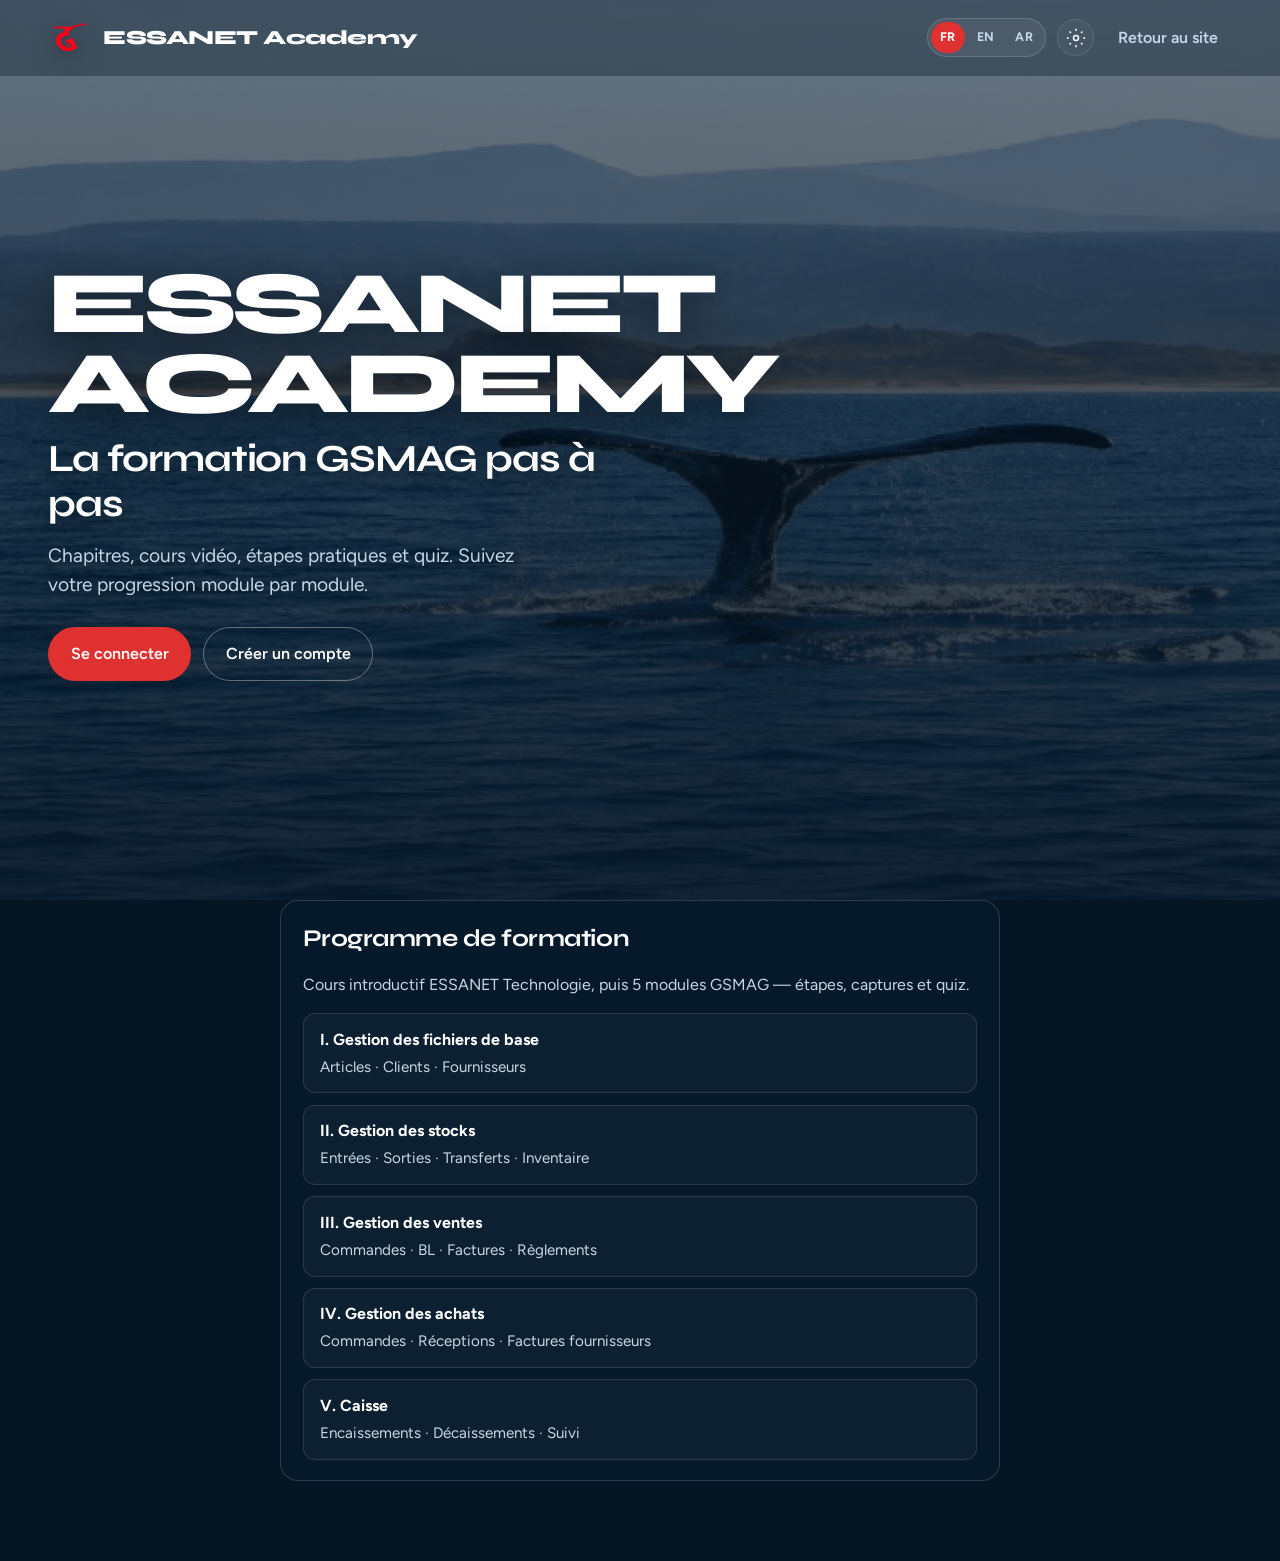
<file: sites/essanet/formation/index.html>
<!DOCTYPE html>
<html lang="fr">
<head>
  <meta charset="UTF-8" />
  <meta name="viewport" content="width=device-width, initial-scale=1" />
  <title>ESSANET Academy — Formation GSMAG</title>
  <link rel="preconnect" href="https://fonts.googleapis.com" />
  <link rel="preconnect" href="https://fonts.gstatic.com" crossorigin />
  <link href="https://fonts.googleapis.com/css2?family=Cairo:wght@500;700&family=Figtree:wght@400;500;600;700&family=Syne:wght@700;800&display=swap" rel="stylesheet" />
  <link rel="stylesheet" href="academy.css" />
</head>
<body class="page-landing">
  <header class="site-header ac-site-header">
    <a class="logo" href="index.html">
      <img class="logo-mark" src="../assets/logo-g.png" alt="ESSANET Academy" width="48" height="48" />
      <span class="logo-text">ESSANET Academy</span>
    </a>
    <div class="header-actions ac-nav">
      <a class="btn btn-ghost" href="../index.html" data-ac-i18n="backSite">Retour au site</a>
    </div>
  </header>

  <main>
    <section class="hero hero-academy-landing">
      <div class="hero-content">
        <p class="brand-signal" data-ac-i18n="heroTitle">ESSANET Academy</p>
        <h1 data-ac-i18n="heroSub">La formation GSMAG pas à pas</h1>
        <p class="hero-lead" data-ac-i18n="heroLead">
          Chapitres, cours vidéo, étapes pratiques et quiz. Suivez votre progression module par module.
        </p>
        <div class="hero-cta">
          <a class="btn btn-primary btn-lg" href="login.html" data-ac-i18n="login">Se connecter</a>
          <a class="btn btn-outline btn-lg" href="register.html" data-ac-i18n="register">Créer un compte</a>
        </div>
      </div>
    </section>

    <section class="section" id="programme">
      <div class="ac-wrap">
        <article class="card programme-block glass-card">
          <h2 data-ac-i18n="programTitle">Programme de formation</h2>
          <p class="muted" data-ac-i18n="programLead">Cours introductif ESSANET Technologie, puis 5 modules GSMAG — étapes, captures et quiz.</p>
          <ol class="program-list">
            <li><strong data-ac-i18n="ch1">I. Gestion des fichiers de base</strong> <span data-ac-i18n="ch1Items">Articles · Clients · Fournisseurs</span></li>
            <li><strong data-ac-i18n="ch2">II. Gestion des stocks</strong> <span data-ac-i18n="ch2Items">Entrées · Sorties · Transferts · Inventaire</span></li>
            <li><strong data-ac-i18n="ch3">III. Gestion des ventes</strong> <span data-ac-i18n="ch3Items">Commandes · BL · Factures · Règlements</span></li>
            <li><strong data-ac-i18n="ch4">IV. Gestion des achats</strong> <span data-ac-i18n="ch4Items">Commandes · Réceptions · Factures fournisseurs</span></li>
            <li><strong data-ac-i18n="ch5">V. Caisse</strong> <span data-ac-i18n="ch5Items">Encaissements · Décaissements · Suivi</span></li>
          </ol>
        </article>
      </div>
    </section>
  </main>

  <script src="academy.js"></script>
</body>
</html>
</file>
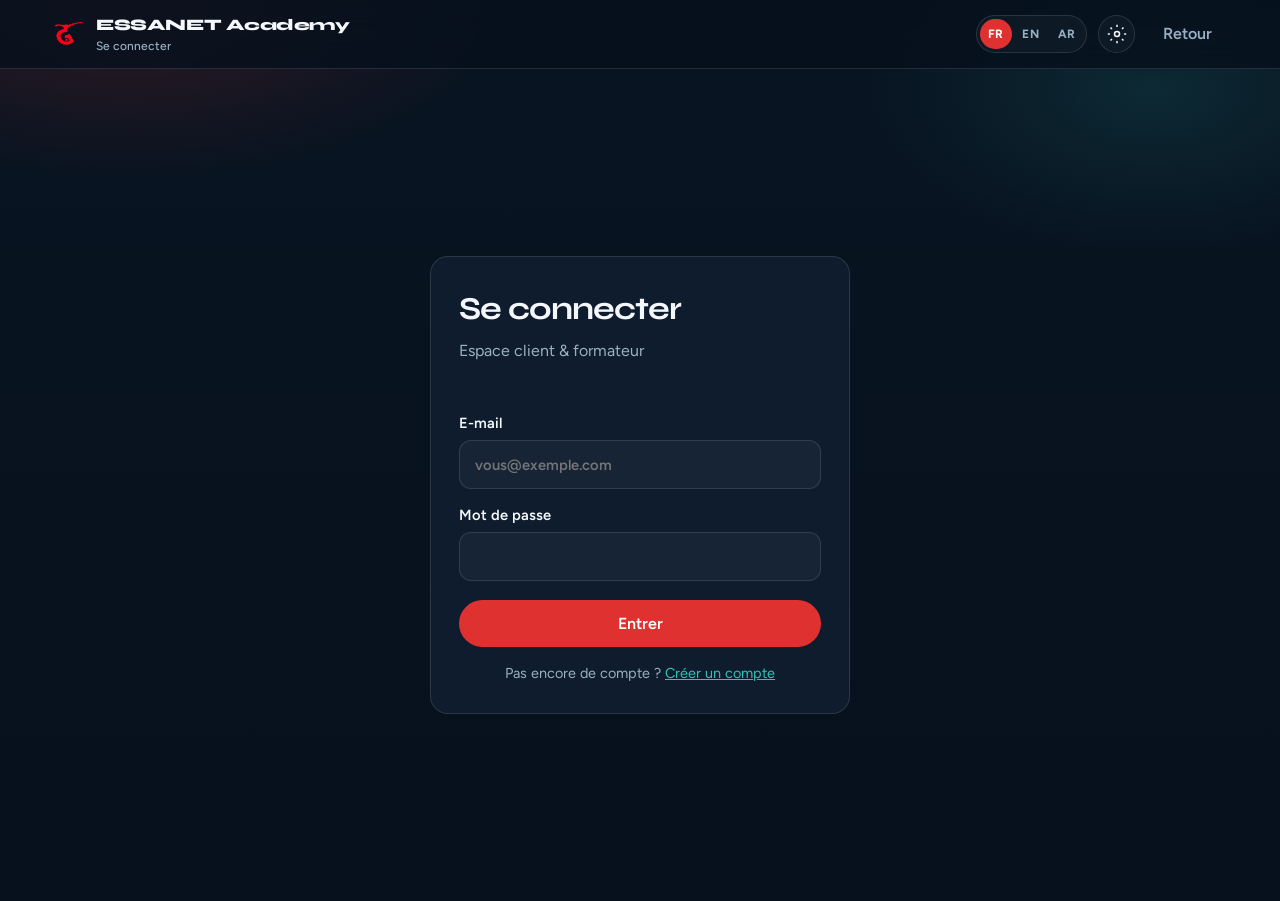
<file: sites/essanet/formation/admin.html>
<!DOCTYPE html>
<html lang="fr">
<head>
  <meta charset="UTF-8" />
  <meta name="viewport" content="width=device-width, initial-scale=1" />
  <title>Admin — ESSANET Academy</title>
  <script>!function(){try{var t=localStorage.getItem("gsmag-academy-theme");document.documentElement.setAttribute("data-theme",t==="light"?"light":"dark")}catch(e){document.documentElement.setAttribute("data-theme","dark")}}()</script>
  <link rel="preconnect" href="https://fonts.googleapis.com" />
  <link rel="preconnect" href="https://fonts.gstatic.com" crossorigin />
  <link href="https://fonts.googleapis.com/css2?family=Figtree:wght@400;500;600;700&family=Syne:wght@700;800&display=swap" rel="stylesheet" />
  <link rel="stylesheet" href="academy.css" />
</head>
<body>
  <header class="ac-header">
    <div class="ac-wrap ac-header-inner">
      <a class="brand" href="admin.html">
        <img src="../assets/logo-g.png" alt="GSMAG" />
        <span>ESSANET Academy<small>Administration</small></span>
      </a>
      <nav class="ac-nav">
        <a class="btn btn-outline" href="dashboard.html">Launchpad</a>
      </nav>
    </div>
  </header>

  <main class="ac-wrap" style="padding:2rem 0 3rem;">
    <p class="eyebrow">Pilotage</p>
    <h1 style="font-family:var(--display); margin:0 0 0.4rem; letter-spacing:-0.03em;">Suivi des formations</h1>
    <p class="muted" style="margin:0 0 1.5rem;">
      Avancement des formateurs et clients. L’édition des tuiles / chapitres / vidéos se fait sur le launchpad (compte <strong>admin</strong>).
    </p>

    <div class="card" style="margin-bottom:1.25rem;">
      <h3 style="margin-top:0;">Formateurs</h3>
      <table class="table" id="formateursTable">
        <thead>
          <tr>
            <th>Formateur</th>
            <th>Progression</th>
            <th>Détail chapitres</th>
          </tr>
        </thead>
        <tbody></tbody>
      </table>
    </div>

    <div class="card">
      <h3 style="margin-top:0;">Tous les apprenants</h3>
      <table class="table" id="usersTable">
        <thead>
          <tr>
            <th>Utilisateur</th>
            <th>Rôle</th>
            <th>Progression</th>
            <th>Détail</th>
          </tr>
        </thead>
        <tbody></tbody>
      </table>
    </div>
  </main>

  <script src="data.js"></script>
  <script src="academy.js"></script>
  <script>
    var user = Academy.requireAuth(["formateur", "admin"]);
    if (!user) throw new Error("auth");

    function progressCell(u) {
      var summary = Academy.getProgressSummary(u.id);
      return (
        '<div style="min-width:140px;">' + summary.percent + "%</div>" +
        '<div class="progress-bar"><span style="width:' + summary.percent + '%"></span></div>' +
        '<div class="muted" style="font-size:0.8rem;margin-top:0.25rem;">' + summary.done + "/" + summary.total + "</div>"
      );
    }

    var ft = document.querySelector("#formateursTable tbody");
    var formateurs = Academy.listUsers().filter(function (u) { return u.role === "formateur"; });
    if (!formateurs.length) {
      ft.innerHTML = "<tr><td colspan='3' class='muted'>Aucun formateur.</td></tr>";
    } else {
      formateurs.forEach(function (u) {
        var tr = document.createElement("tr");
        tr.innerHTML =
          "<td><strong>" + u.name + "</strong><br /><span class='muted'>" + u.email + "</span></td>" +
          "<td>" + progressCell(u) + "</td>" +
          "<td class='muted' style='font-size:0.85rem;'>" + Academy.progressDetailLabel(u.id) + "</td>";
        ft.appendChild(tr);
      });
    }

    var tbody = document.querySelector("#usersTable tbody");
    Academy.listLearners().forEach(function (u) {
      var tr = document.createElement("tr");
      tr.innerHTML =
        "<td><strong>" + u.name + "</strong><br /><span class='muted'>" + u.email + "</span></td>" +
        "<td><span class='pill " + u.role + "'>" + u.role + "</span></td>" +
        "<td>" + progressCell(u) + "</td>" +
        "<td class='muted' style='font-size:0.85rem;'>" + Academy.progressDetailLabel(u.id) + "</td>";
      tbody.appendChild(tr);
    });
  </script>
</body>
</html>
</file>
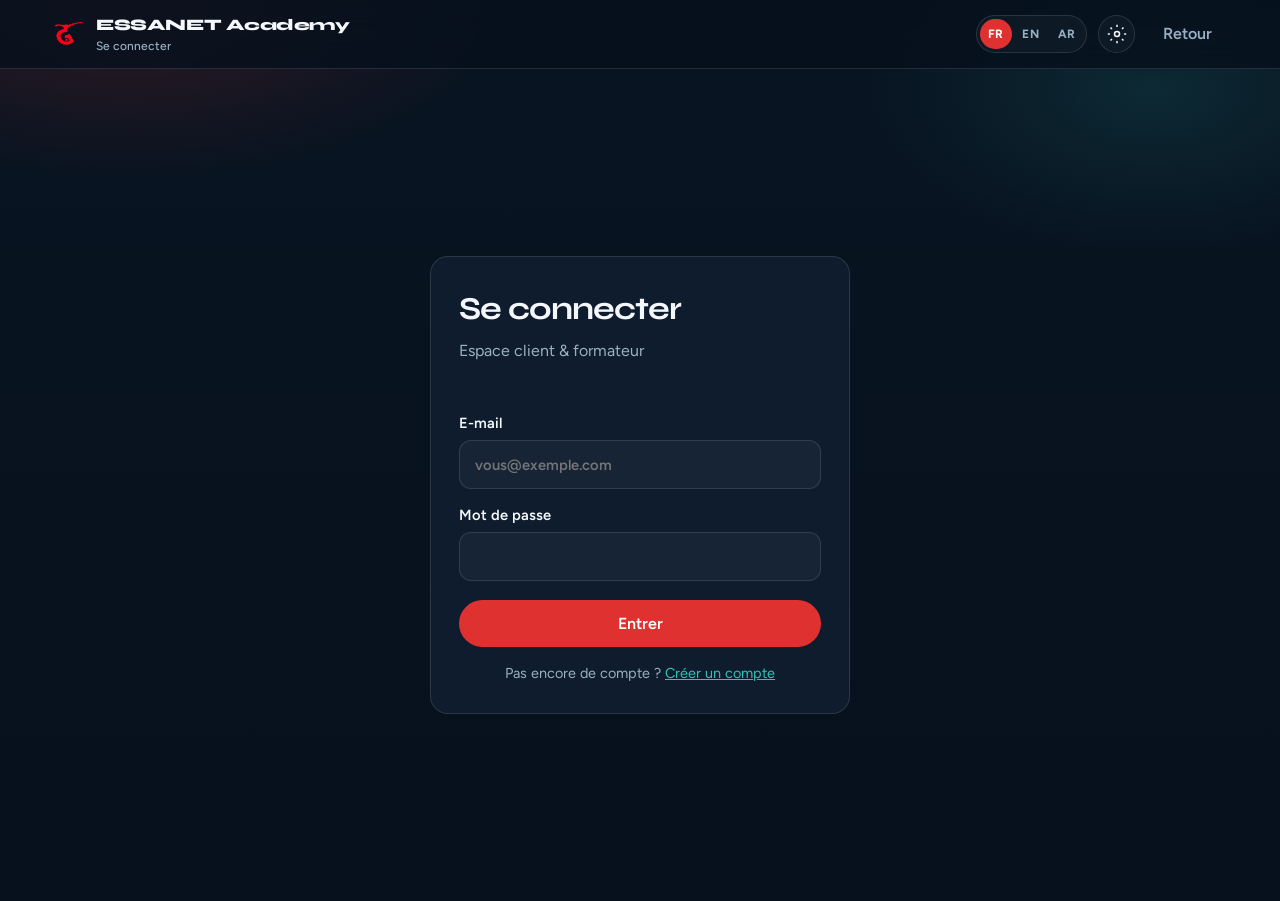
<file: sites/essanet/formation/chapitre.html>
<!DOCTYPE html>
<html lang="fr">
<head>
  <meta charset="UTF-8" />
  <meta name="viewport" content="width=device-width, initial-scale=1" />
  <title>Chapitre — ESSANET Academy</title>
  <script>!function(){try{var t=localStorage.getItem("gsmag-academy-theme");document.documentElement.setAttribute("data-theme",t==="light"?"light":"dark")}catch(e){document.documentElement.setAttribute("data-theme","dark")}}()</script>
  <link rel="preconnect" href="https://fonts.googleapis.com" />
  <link rel="preconnect" href="https://fonts.gstatic.com" crossorigin />
  <link href="https://fonts.googleapis.com/css2?family=Figtree:wght@400;500;600;700&family=Syne:wght@700;800&display=swap" rel="stylesheet" />
  <link rel="stylesheet" href="academy.css" />
</head>
<body class="lms-shell">
  <aside class="lms-sidebar" id="lmsSidebar">
    <a class="lms-brand" href="dashboard.html">
      <img src="../assets/logo-g.png" alt="GSMAG" />
      <span>ESSANET Academy</span>
    </a>
    <nav class="lms-nav">
      <a class="lms-nav-link" href="dashboard.html#accueil"><span class="lms-nav-ico" aria-hidden="true">⌂</span> <span data-ac-i18n="navHome">Accueil</span></a>
      <a class="lms-nav-link" href="dashboard.html#parcours"><span class="lms-nav-ico" aria-hidden="true">◎</span> <span data-ac-i18n="navPath">Mon parcours</span></a>
      <a class="lms-nav-link is-active" href="dashboard.html#cours"><span class="lms-nav-ico" aria-hidden="true">▣</span> <span data-ac-i18n="navCourses">Mes cours</span></a>
      <a class="lms-nav-link is-soon" href="#" data-ac-i18n-title="soon" title="Bientôt"><span class="lms-nav-ico" aria-hidden="true">◷</span> <span data-ac-i18n="navCalendar">Calendrier</span></a>
      <a class="lms-nav-link" href="dashboard.html#certificats"><span class="lms-nav-ico" aria-hidden="true">★</span> <span data-ac-i18n="navCerts">Certificats</span></a>
      <a class="lms-nav-link lms-nav-admin" href="dashboard.html#utilisateurs" id="navUsers" style="display:none;"><span class="lms-nav-ico" aria-hidden="true">👤</span> <span data-ac-i18n="navUsers">Utilisateurs</span></a>
      <a class="lms-nav-link" href="dashboard.html#chatbox"><span class="lms-nav-ico" aria-hidden="true">💬</span> <span data-ac-i18n="navChat">Chatbox</span></a>
    </nav>
    <div class="lms-sidebar-foot">
      <div class="lms-user-card">
        <span class="ac-avatar" id="sideAvatar">A</span>
        <div class="lms-user-meta">
          <strong id="sideName">…</strong>
          <span id="sideRole">Apprenant</span>
        </div>
      </div>
      <p class="lms-version">ESSANET Academy · v1.0</p>
    </div>
  </aside>

  <div class="lms-main">
    <header class="lms-topbar">
      <button type="button" class="ac-icon-btn lms-burger" id="burgerBtn" aria-label="Menu">☰</button>
      <p class="lms-breadcrumb"><span>Espace</span> <span>/</span> <a href="#" id="backCourseCrumb" style="color:inherit;text-decoration:none;">Cours</a> <span>/</span> <strong id="crumbPage">Chapitre</strong></p>
      <div class="lms-topbar-right">
        <label class="lms-mode-toggle" id="viewModeWrap" style="display:none;">
          <span>Admin</span>
          <input type="checkbox" id="viewModeToggle" />
          <i></i>
        </label>
        <nav class="ac-nav lms-top-actions"></nav>
        <div class="ac-menu lms-notif-menu" data-notif-menu="1">
          <button type="button" class="ac-icon-btn" id="notifBtn" aria-label="Notifications" title="Notifications">
            <span aria-hidden="true">🔔</span>
            <span class="lms-badge" id="notifBadge" style="display:none;">0</span>
          </button>
          <div class="ac-menu-panel lms-notif-panel" id="notifPanel" role="menu">
            <div class="lms-notif-head">
              <strong>Notifications</strong>
              <button type="button" class="btn btn-ghost btn-sm" id="notifMarkAll">Tout lu</button>
            </div>
            <ul class="lms-notif-list" id="notifList"></ul>
          </div>
        </div>
      </div>
    </header>

    <div class="lms-body lms-body--full">
      <div class="lms-content">
        <main class="layout-course lms-layout-course">
          <aside class="side-nav">
            <h2 data-ac-i18n="path">Parcours</h2>
            <div class="nav-progress-summary" id="navProgressSummary"></div>
            <nav id="stepNav"></nav>
          </aside>

          <div class="main-course">
      <div class="card">
        <p class="eyebrow" id="courseLabel"></p>
        <h1 class="chapter-title-row" style="font-family:var(--display); margin:0 0 0.5rem; letter-spacing:-0.03em;">
          <img id="chapterIcon" class="chapter-icon" alt="" style="display:none;" />
          <span id="chapterTitleText"></span>
        </h1>
        <p class="muted" id="chapterPurpose" style="margin:0;"></p>
        <p class="muted" style="margin:0.75rem 0 0;font-size:0.9rem;" id="chapterMeta"></p>
        <div class="lesson-advance" id="lessonAdvance">
          <div class="lesson-advance-top">
            <strong id="lessonWhere">—</strong>
            <span id="lessonPercent">0%</span>
          </div>
          <div class="lesson-advance-bar"><i id="lessonBarFill" style="width:0%"></i></div>
          <p class="muted" id="lessonProgress" style="margin:0.5rem 0 0;font-size:0.82rem;display:flex;flex-wrap:wrap;align-items:center;gap:0.15rem;"></p>
        </div>
      </div>

      <div class="card lesson-stage" id="videoCard" style="display:none;">
        <h3 style="margin-top:0;">Vidéo du chapitre</h3>
        <div class="video-box" id="videoBox">
          <div>
            <strong>Pas de vidéo</strong>
            <span>Passez directement aux sous-chapitres.</span>
          </div>
        </div>
        <div id="adminVideoEdit" style="display:none;margin-top:0.85rem;">
          <label class="muted" style="display:grid;gap:0.35rem;font-size:0.9rem;">
            URL vidéo (optionnel)
            <input type="url" id="videoUrlInput" placeholder="https://www.youtube.com/embed/…" style="padding:0.65rem 0.8rem;border-radius:10px;border:1px solid var(--line);background:var(--input-bg);color:var(--text);" />
          </label>
          <button type="button" class="btn btn-teal" id="saveVideoBtn" style="margin-top:0.55rem;">Enregistrer la vidéo</button>
        </div>
        <div class="lesson-actions">
          <button type="button" class="btn btn-primary" id="btnVideoDone">Suivant →</button>
        </div>
      </div>

      <div id="sectionStage" class="lesson-stage" style="display:none;"></div>

      <div class="card lesson-stage" id="quizCard" style="display:none;">
        <h3 style="margin-top:0;" id="quizTitle">Quiz de fin de chapitre</h3>
        <p class="muted" id="quizIntro">Cliquez sur une réponse : la correction s’affiche. Si vous validez, vous pourrez passer au chapitre suivant.</p>
        <form id="quizForm"></form>
        <p class="error" id="quizMsg"></p>
        <button class="btn btn-outline" type="button" id="quizRetry" style="display:none;">Réessayer le quiz</button>
        <div class="quiz-success" id="quizSuccess" style="display:none;">
          <div class="quiz-success-icon" aria-hidden="true">✓</div>
          <h3 id="quizCongrats">Félicitations !</h3>
          <p class="muted" id="quizSuccessMsg">Vous avez validé ce chapitre.</p>
          <div class="quiz-cert-banner" id="quizCertBanner" style="display:none;">
            <strong>Certificat obtenu</strong>
            <p class="muted" id="quizCertMsg"></p>
            <a class="btn btn-teal btn-sm" href="dashboard.html#certificats" id="quizCertLink">Voir mon certificat →</a>
          </div>
          <div class="lesson-actions" style="border-top:0;padding-top:0.5rem;">
            <button type="button" class="btn btn-primary" id="btnQuizNextChapter">Passer au chapitre suivant →</button>
            <a class="btn btn-outline" href="#" id="btnQuizBackCourse">Retour au cours</a>
          </div>
        </div>
      </div>

      <div class="card lesson-stage" id="doneCard" style="display:none;">
        <h3 style="margin-top:0;">Chapitre terminé ✓</h3>
        <p class="muted">Vous avez validé ce chapitre.</p>
        <div class="lesson-actions">
          <a class="btn btn-primary" href="#" id="btnNextChapter">Chapitre suivant →</a>
          <a class="btn btn-outline" href="#" id="btnBackToCourse">Retour au cours</a>
        </div>
      </div>
          </div>
        </main>
      </div>
    </div>
  </div>

  <script src="data.js"></script>
  <script src="academy.js"></script>
  <script>
    var user = Academy.requireAuth();
    if (!user) throw new Error("auth");
    var isEditor = Academy.isEditor(user);
    var fresh = Academy.getAllUsers().find(function (u) { return u.id === user.id; });
    if (fresh) user = Academy.setSession(fresh);

    document.getElementById("sideName").textContent = Academy.userFullName(user);
    document.getElementById("sideRole").textContent = Academy.roleLabel(user.role);
    Academy.refreshAvatars(user);
    if (isEditor) {
      document.getElementById("navUsers").style.display = "";
      document.getElementById("viewModeWrap").style.display = "";
      document.getElementById("viewModeToggle").checked = Academy.getViewMode() === "admin";
      document.getElementById("viewModeToggle").onchange = function () {
        Academy.setViewMode(this.checked ? "admin" : "visitor");
        location.reload();
      };
    }
    document.getElementById("burgerBtn").onclick = function () {
      document.body.classList.toggle("lms-sidebar-open");
    };
    Academy.mountNotifications(user.id);
    Academy.applyLang(Academy.getLang());
    document.addEventListener("academy:lang", function () {
      document.getElementById("sideRole").textContent = Academy.roleLabel(user.role);
      Academy.mountNotifications(user.id);
    });

    var params = new URLSearchParams(location.search);
    var chapterId = params.get("id");
    var chapter = Academy.getChapter(chapterId);
    if (!chapter || (!chapter.available && !isEditor)) {
      location.href = "dashboard.html";
    }

    var parentCourse = chapter.course;

    var backHref = parentCourse
      ? "cours.html?id=" + encodeURIComponent(parentCourse.id)
      : "dashboard.html";
    document.getElementById("backCourseCrumb").href = backHref;
    document.getElementById("btnBackToCourse").href = backHref;

    document.getElementById("crumbPage").textContent = chapter.code || chapter.id;
    document.getElementById("chapterTitleText").textContent = chapter.title;
    document.getElementById("chapterPurpose").textContent = chapter.purpose || "";
    document.getElementById("chapterMeta").textContent =
      (chapter.duration || "—") + " · " + (chapter.level || "Chapitre") +
      " · Note mini quiz : " + (chapter.passPercent != null ? chapter.passPercent : 70) + "%";
    document.title = (chapter.code || chapter.id) + " — " + chapter.title;

    if (chapter.image) {
      var icon = document.getElementById("chapterIcon");
      icon.src = chapter.image;
      icon.style.display = "";
    }
    if (parentCourse) {
      document.getElementById("courseLabel").textContent =
        "Cours " + (parentCourse.number || "") + " · " + parentCourse.title;
    }

    var hasVideo = !!(chapter.videoUrl && String(chapter.videoUrl).trim());
    var sections = chapter.sections || [];
    var viewingStage = null;
    var sectionsOpenByChapter = {};
    var chapterOpenById = {};
    sectionsOpenByChapter[chapter.id] = true;
    chapterOpenById[chapter.id] = true;

    var courseChapters = (parentCourse && parentCourse.chapters
      ? parentCourse.chapters
      : [chapter]
    ).filter(function (ch) { return !ch.comingSoon; });

    function chapterHref(chId) {
      return "chapitre.html?id=" + encodeURIComponent(chId);
    }

    function chapterProgressInfo(chRef) {
      var full = Academy.getChapter(chRef.id) || chRef;
      var p = Academy.chapterProgress(user.id, full.id);
      var secs = full.sections || [];
      var doneSecs = Academy.countSectionsDone(user.id, full);
      var progRow = Academy.ensureChapterProgress(user.id, full.id);
      return {
        full: full,
        percent: p.percent,
        quizPassed: !!p.quizPassed,
        sections: secs,
        doneSecs: doneSecs,
        hasVideo: !!(full.videoUrl && String(full.videoUrl).trim()),
        videoSeen: !!progRow.videoSeen,
        complete: !!p.completed || (full.quiz && full.quiz.length ? p.quizPassed : p.percent >= 100),
      };
    }

    function hideAllStages() {
      ["videoCard", "sectionStage", "quizCard", "doneCard"].forEach(function (id) {
        document.getElementById(id).style.display = "none";
      });
    }

    function goNextChapter() {
      var lesson = Academy.getNextLesson(chapter.id);
      if (lesson && lesson.href) location.href = lesson.href;
      else location.href = "dashboard.html";
    }

    function setupCongratsButtons() {
      var lesson = Academy.getNextLesson(chapter.id);
      var btnQuizNext = document.getElementById("btnQuizNextChapter");
      var btnQuizBack = document.getElementById("btnQuizBackCourse");
      var btnDoneNext = document.getElementById("btnNextChapter");
      var backHref = parentCourse
        ? "cours.html?id=" + encodeURIComponent(parentCourse.id)
        : "dashboard.html";

      btnQuizBack.href = backHref;
      btnQuizBack.textContent = "Retour au cours";
      btnQuizBack.style.display = "";

      btnQuizNext.textContent = lesson.label || "Continuer →";
      btnQuizNext.onclick = function () {
        location.href = lesson.href;
      };

      // Évite 2 boutons identiques « Retour au cours »
      if (lesson.type === "course" && lesson.href === backHref) {
        btnQuizBack.style.display = "none";
      }

      if (btnDoneNext) {
        btnDoneNext.textContent = lesson.label || "Continuer →";
        btnDoneNext.onclick = function (e) {
          e.preventDefault();
          location.href = lesson.href;
        };
      }
    }

    function markSectionDone(si) {
      Academy.completeSection(user.id, chapter, si);
    }

    function advanceFromSection(si) {
      markSectionDone(si);
      // Affiche tout de suite le ✓ + progression (comme la vidéo)
      viewingStage = { type: "section", index: si };
      sectionsOpenByChapter[chapter.id] = true;
      renderNav();
      updateAdvanceUI();
      // Surligne brièvement l’item validé dans le parcours
      var links = document.querySelectorAll("#stepNav .nav-group-body .step-link");
      if (links[si]) {
        links[si].classList.add("done", "just-validated");
      }
      var isLast = si >= sections.length - 1;
      setTimeout(function () {
        if (isLast) {
          if (chapter.quiz && chapter.quiz.length) showStage({ type: "quiz" });
          else showStage({ type: "done" });
        } else {
          showStage({ type: "section", index: si + 1 });
        }
      }, 450);
    }

    function computeAdvance() {
      var prog = Academy.ensureChapterProgress(user.id, chapter.id);
      var cp = Academy.chapterProgress(user.id, chapter.id);
      var totalUnits = (hasVideo ? 1 : 0) + sections.length + (chapter.quiz && chapter.quiz.length ? 1 : 0);
      var doneUnits = 0;
      if (hasVideo && prog.videoSeen) doneUnits += 1;
      sections.forEach(function (_s, i) {
        if (Academy.isSectionComplete(user.id, chapter, i)) doneUnits += 1;
      });
      if (chapter.quiz && chapter.quiz.length && cp.quizPassed) doneUnits += 1;
      var percent = totalUnits ? Math.round((doneUnits / totalUnits) * 100) : 0;

      var where = "Début";
      var stage = viewingStage || Academy.getLessonStage(user.id, chapter);
      if (stage.type === "video") where = "Vous êtes ici : Vidéo";
      else if (stage.type === "section") {
        where = "Vous êtes ici : " + Academy.sectionLetter(stage.index) + ". " + (sections[stage.index].title || "");
      } else if (stage.type === "quiz") where = "Vous êtes ici : Quiz final";
      else where = "Chapitre terminé";

      return { percent: percent, where: where, doneUnits: doneUnits, totalUnits: totalUnits, stage: stage, prog: prog, cp: cp };
    }

    function updateAdvanceUI() {
      var a = computeAdvance();
      document.getElementById("lessonWhere").textContent = a.where;
      document.getElementById("lessonPercent").textContent = a.percent + "%";
      document.getElementById("lessonBarFill").style.width = a.percent + "%";

      var trail = document.getElementById("lessonProgress");
      trail.innerHTML = "";
      function addChip(label, state) {
        var span = document.createElement("span");
        span.className = "progress-chip" + (state ? " is-" + state : "");
        span.textContent = label;
        trail.appendChild(span);
        var sep = document.createElement("span");
        sep.className = "progress-sep";
        sep.textContent = "→";
        trail.appendChild(sep);
      }
      if (hasVideo) addChip("Vidéo", a.prog.videoSeen ? "done" : (a.stage.type === "video" ? "here" : ""));
      sections.forEach(function (sec, si) {
        var letter = Academy.sectionLetter(si);
        var done = Academy.isSectionComplete(user.id, chapter, si);
        var here = a.stage.type === "section" && a.stage.index === si;
        addChip(letter, done ? "done" : (here ? "here" : ""));
      });
      if (chapter.quiz && chapter.quiz.length) {
        addChip("Quiz", a.cp.quizPassed ? "done" : (a.stage.type === "quiz" ? "here" : ""));
      }
      if (trail.lastChild && trail.lastChild.classList.contains("progress-sep")) {
        trail.removeChild(trail.lastChild);
      }
    }

    function renderNav() {
      var nav = document.getElementById("stepNav");
      nav.innerHTML = "";
      var a = computeAdvance();
      var prog = a.prog;
      var cp = a.cp;
      var stage = a.stage;

      var courseDone = 0;
      courseChapters.forEach(function (ch) {
        if (chapterProgressInfo(ch).complete) courseDone += 1;
      });
      document.getElementById("navProgressSummary").textContent =
        "Cours " + courseDone + " / " + courseChapters.length + " chapitres · " +
        "ici " + a.doneUnits + "/" + a.totalUnits + " (" + a.percent + "%)";

      function addLink(parent, label, state, onClick) {
        var el = document.createElement("a");
        el.href = "#";
        el.className = "step-link" +
          (state === "active" ? " active" : "") +
          (state === "done" ? " done" : "") +
          (state === "locked" ? " locked" : "");
        el.textContent = label;
        if (state !== "locked" || isEditor) {
          el.onclick = function (e) {
            e.preventDefault();
            if (onClick) onClick();
          };
        } else {
          el.onclick = function (e) { e.preventDefault(); };
        }
        parent.appendChild(el);
        return el;
      }

      courseChapters.forEach(function (chRef) {
        var info = chapterProgressInfo(chRef);
        var chFull = info.full;
        var isCurrent = chFull.id === chapter.id;
        if (chapterOpenById[chFull.id] == null) chapterOpenById[chFull.id] = isCurrent;
        if (sectionsOpenByChapter[chFull.id] == null) sectionsOpenByChapter[chFull.id] = isCurrent;

        var chBlock = document.createElement("div");
        chBlock.className = "nav-chapter" +
          (isCurrent ? " is-current" : "") +
          (info.complete ? " is-done" : "") +
          (chapterOpenById[chFull.id] ? " is-open" : "");

        var chHead = document.createElement("div");
        chHead.className = "nav-chapter-head";

        var chToggle = document.createElement("button");
        chToggle.type = "button";
        chToggle.className = "nav-chapter-toggle";
        chToggle.setAttribute("aria-expanded", chapterOpenById[chFull.id] ? "true" : "false");
        chToggle.innerHTML =
          '<span class="nav-arrow" aria-hidden="true"></span>' +
          "<span class=\"nav-chapter-title\">" +
            (chFull.code || chFull.id) + " — " + chFull.title +
          "</span>" +
          '<em class="nav-chapter-pct">' + info.percent + "%</em>";
        chToggle.onclick = function () {
          chapterOpenById[chFull.id] = !chapterOpenById[chFull.id];
          renderNav();
        };
        chHead.appendChild(chToggle);

        if (!isCurrent) {
          var openBtn = document.createElement("a");
          openBtn.href = chapterHref(chFull.id);
          openBtn.className = "nav-chapter-go";
          openBtn.textContent = "Ouvrir";
          chHead.appendChild(openBtn);
        }
        chBlock.appendChild(chHead);

        var chBody = document.createElement("div");
        chBody.className = "nav-chapter-body";

        if (isCurrent) {
          if (hasVideo || isEditor) {
            var vState = stage.type === "video" ? "active" : (prog.videoSeen ? "done" : "");
            addLink(chBody, "Vidéo", vState, function () {
              showStage({ type: "video" });
            });
          }

          if (sections.length) {
            var doneCount = Academy.countSectionsDone(user.id, chapter);
            var group = document.createElement("div");
            group.className = "nav-group" + (sectionsOpenByChapter[chapter.id] ? " is-open" : "");

            var toggle = document.createElement("button");
            toggle.type = "button";
            toggle.className = "nav-group-toggle";
            toggle.innerHTML =
              '<span class="nav-arrow" aria-hidden="true"></span>' +
              "<span>Sous-chapitres <em>(" + doneCount + "/" + sections.length + ")</em></span>";
            toggle.onclick = function () {
              sectionsOpenByChapter[chapter.id] = !sectionsOpenByChapter[chapter.id];
              group.classList.toggle("is-open", sectionsOpenByChapter[chapter.id]);
            };
            group.appendChild(toggle);

            var list = document.createElement("div");
            list.className = "nav-group-body";
            sections.forEach(function (sec, si) {
              var letter = Academy.sectionLetter(si);
              var done = Academy.isSectionComplete(user.id, chapter, si);
              var here = stage.type === "section" && stage.index === si;
              var state = "";
              if (done) state = "done";
              else if (here) state = "active";

              addLink(list, letter + ". " + sec.title, state, function () {
                showStage({ type: "section", index: si });
              });
            });
            group.appendChild(list);
            chBody.appendChild(group);
          }

          if (chapter.quiz && chapter.quiz.length) {
            var qState = "";
            if (cp.quizPassed) qState = "done";
            else if (stage.type === "quiz") qState = "active";
            addLink(chBody, "Quiz final", qState, function () {
              showStage({ type: "quiz" });
            });
          }
        } else {
          if (info.hasVideo) {
            addLink(
              chBody,
              "Vidéo",
              info.videoSeen ? "done" : "",
              function () { location.href = chapterHref(chFull.id); }
            );
          }
          if (info.sections.length) {
            var otherGroup = document.createElement("div");
            otherGroup.className = "nav-group" + (sectionsOpenByChapter[chFull.id] ? " is-open" : "");
            var otherToggle = document.createElement("button");
            otherToggle.type = "button";
            otherToggle.className = "nav-group-toggle";
            otherToggle.innerHTML =
              '<span class="nav-arrow" aria-hidden="true"></span>' +
              "<span>Sous-chapitres <em>(" + info.doneSecs + "/" + info.sections.length + ")</em></span>";
            otherToggle.onclick = function () {
              sectionsOpenByChapter[chFull.id] = !sectionsOpenByChapter[chFull.id];
              otherGroup.classList.toggle("is-open", sectionsOpenByChapter[chFull.id]);
            };
            otherGroup.appendChild(otherToggle);
            var otherList = document.createElement("div");
            otherList.className = "nav-group-body";
            info.sections.forEach(function (sec, si) {
              var letter = Academy.sectionLetter(si);
              var done = Academy.isSectionComplete(user.id, chFull, si);
              addLink(
                otherList,
                letter + ". " + sec.title,
                done ? "done" : "",
                function () { location.href = chapterHref(chFull.id); }
              );
            });
            otherGroup.appendChild(otherList);
            chBody.appendChild(otherGroup);
          }
          if (chFull.quiz && chFull.quiz.length) {
            addLink(
              chBody,
              "Quiz final",
              info.quizPassed ? "done" : "",
              function () { location.href = chapterHref(chFull.id); }
            );
          }
        }

        chBlock.appendChild(chBody);
        nav.appendChild(chBlock);
      });

      updateAdvanceUI();
    }

    function setupVideo() {
      var box = document.getElementById("videoBox");
      if (hasVideo) {
        box.innerHTML =
          '<iframe src="' + chapter.videoUrl + '" title="Vidéo" style="width:100%;height:100%;border:0;border-radius:14px;" allowfullscreen></iframe>';
        box.style.padding = "0";
        box.style.border = "0";
      } else {
        box.innerHTML =
          "<div><strong>Pas de vidéo</strong><span>Cliquez sur Suivant pour les sous-chapitres.</span></div>";
        box.style.padding = "";
        box.style.border = "";
      }
      document.getElementById("btnVideoDone").textContent = "Suivant →";
      document.getElementById("btnVideoDone").onclick = function () {
        Academy.markVideoSeen(user.id, chapter.id);
        viewingStage = { type: "video" };
        renderNav();
        updateAdvanceUI();
        var vLink = document.querySelector("#stepNav > .step-link");
        if (vLink) vLink.classList.add("done", "just-validated");
        setTimeout(function () { showCurrentStage(); }, 450);
      };

      if (isEditor) {
        document.getElementById("adminVideoEdit").style.display = "";
        document.getElementById("videoUrlInput").value = chapter.videoUrl || "";
        document.getElementById("saveVideoBtn").onclick = function () {
          var url = document.getElementById("videoUrlInput").value.trim();
          Academy.updateChapter(chapter.id, { videoUrl: url });
          chapter = Academy.getChapter(chapter.id);
          hasVideo = !!(chapter.videoUrl && String(chapter.videoUrl).trim());
          setupVideo();
          alert("Vidéo enregistrée.");
        };
      }
    }

    function renderSection(si) {
      var root = document.getElementById("sectionStage");
      root.innerHTML = "";
      root.style.display = "";

      var sec = sections[si];
      if (!sec) return;
      var letter = Academy.sectionLetter(si);
      var keys = Academy.sectionStepKeys(chapter, si);
      var doneSet = {};
      (Academy.ensureChapterProgress(user.id, chapter.id).stepsDone || []).forEach(function (k) {
        doneSet[String(k)] = true;
      });

      var isLast = si >= sections.length - 1;
      var nextLabel = isLast
        ? (chapter.quiz && chapter.quiz.length ? "Suivant : Quiz →" : "Terminer →")
        : "Suivant : " + Academy.sectionLetter(si + 1) + " →";

      var card = document.createElement("section");
      card.className = "card subchapter-card";

      var stepsHtml = '<ol class="subchapter-steps">';
      (sec.steps || []).forEach(function (step, ti) {
        var flat = Number(keys[ti]);
        var done = !!doneSet[String(flat)];
        var zoom = step.imageZoom != null ? step.imageZoom : 1;
        stepsHtml +=
          '<li class="subchapter-step' + (done ? " is-done" : "") + '" data-step-key="' + flat + '">' +
            '<div class="subchapter-step-body">' +
              '<span class="subchapter-step-num">' + (ti + 1) + "</span>" +
              "<div>" +
                "<p>" + (step.text || "") + "</p>" +
                (step.image
                  ? '<figure class="step-capture"><img src="' + String(step.image).replace(/"/g, "") +
                      '" alt="" style="transform:scale(' + zoom + ')" /></figure>'
                  : "") +
              "</div>" +
            "</div>" +
          "</li>";
      });
      stepsHtml += "</ol>";

      var extra = "";
      if (sec.example) extra += '<div class="subchapter-example"><strong>Exemple</strong><p>' + sec.example + "</p></div>";
      if (sec.note) extra += '<p class="subchapter-note muted">' + sec.note + "</p>";

      card.innerHTML =
        '<header class="subchapter-head">' +
          '<span class="subchapter-letter">' + letter + "</span>" +
          "<div>" +
            "<h2>" + letter + ". " + sec.title + "</h2>" +
            '<p class="muted" style="margin:0.25rem 0 0;font-size:0.88rem;">Sous-chapitre ' + (si + 1) + " / " + sections.length + "</p>" +
          "</div>" +
        "</header>" +
        stepsHtml + extra +
        '<div class="lesson-actions">' +
          (si > 0
            ? '<button type="button" class="btn btn-outline" id="btnPrevSection">← Précédent</button>'
            : "") +
          '<button type="button" class="btn btn-primary" id="btnNextSection">' + nextLabel + "</button>" +
        "</div>";

      root.appendChild(card);

      // Scroll = validation visuelle (optionnel), le bouton Suivant suffit pour avancer
      if (window.IntersectionObserver) {
        var obs = new IntersectionObserver(function (entries) {
          entries.forEach(function (entry) {
            if (!entry.isIntersecting) return;
            var key = entry.target.getAttribute("data-step-key");
            if (key == null) return;
            Academy.markStep(user.id, chapter.id, key);
            entry.target.classList.add("is-done");
            updateAdvanceUI();
            renderNav();
          });
        }, { threshold: 0.4 });
        card.querySelectorAll(".subchapter-step").forEach(function (el) { obs.observe(el); });
      }

      document.getElementById("btnNextSection").onclick = function () {
        advanceFromSection(si);
      };
      var prev = document.getElementById("btnPrevSection");
      if (prev) {
        prev.onclick = function () {
          showStage({ type: "section", index: si - 1 });
        };
      }
    }

    function renderQuiz() {
      document.getElementById("quizCard").style.display = "";
      var needed = chapter.passPercent != null ? chapter.passPercent : 70;
      var form = document.getElementById("quizForm");
      var quizMsg = document.getElementById("quizMsg");
      var quizRetry = document.getElementById("quizRetry");
      var quizSuccess = document.getElementById("quizSuccess");
      var quizIntro = document.getElementById("quizIntro");
      var quizTitle = document.getElementById("quizTitle");
      var cp = Academy.chapterProgress(user.id, chapter.id);
      var answers = new Array(chapter.quiz.length).fill(null);
      var locked = new Array(chapter.quiz.length).fill(false);
      var quizFinished = !!cp.quizPassed;

      quizIntro.textContent =
        "Cliquez sur une réponse pour la correction. Note mini : " + needed + "%.";
      quizIntro.style.display = "";
      quizTitle.style.display = "";
      form.style.display = "";
      quizSuccess.style.display = "none";
      quizRetry.style.display = "none";
      quizMsg.textContent = "";
      document.getElementById("quizCertBanner").style.display = "none";

      setupCongratsButtons();

      function showCongrats(result) {
        form.style.display = "none";
        quizIntro.style.display = "none";
        quizTitle.style.display = "none";
        quizRetry.style.display = "none";
        quizMsg.textContent = "";
        quizSuccess.style.display = "";
        setupCongratsButtons();
        var lesson = Academy.getNextLesson(chapter.id);
        document.getElementById("quizCongrats").textContent = "Félicitations !";
        var extra = "";
        if (lesson.type === "chapter" && lesson.course) {
          extra = " Vous pouvez passer au cours suivant.";
        } else if (lesson.type === "chapter") {
          extra = " Vous pouvez passer au chapitre suivant.";
        }
        document.getElementById("quizSuccessMsg").textContent =
          "Quiz réussi — note " + (result && result.percent != null ? result.percent : cp.quizPercent || 100) +
          "%. Vous avez validé le chapitre « " + chapter.title + " »." + extra;
        var certBanner = document.getElementById("quizCertBanner");
        if (result && result.certificate) {
          certBanner.style.display = "";
          document.getElementById("quizCertMsg").textContent =
            "Module « " + result.certificate.courseTitle + " » terminé — certificat délivré à " +
            (result.certificate.firstName || "") + " " + (result.certificate.lastName || "") + ".";
        } else {
          certBanner.style.display = "none";
        }
        renderNav();
        updateAdvanceUI();
        quizSuccess.scrollIntoView({ behavior: "smooth", block: "center" });
      }

      function finishQuiz() {
        var result = Academy.submitQuiz(user.id, chapter.id, answers);
        quizFinished = true;
        form.querySelectorAll(".quiz-option").forEach(function (btn) { btn.disabled = true; });
        renderNav();
        if (result.ok) {
          showCongrats(result);
        } else {
          quizMsg.style.color = "#ff8d8d";
          quizMsg.textContent =
            "Note insuffisante : " + result.percent + "% (il faut ≥ " + result.needed + "%). Réessayez.";
          quizRetry.style.display = "";
        }
      }

      function build() {
        form.innerHTML = "";
        form.style.display = "";
        quizSuccess.style.display = "none";
        chapter.quiz.forEach(function (q, qi) {
          var box = document.createElement("div");
          box.className = "quiz-q";
          var feedback = document.createElement("p");
          feedback.className = "quiz-feedback";
          feedback.style.display = "none";
          var opts = document.createElement("div");
          opts.className = "quiz-options";

          (q.options || []).forEach(function (choice, ci) {
            var btn = document.createElement("button");
            btn.type = "button";
            btn.className = "quiz-option";
            btn.textContent = choice;
            btn.setAttribute("data-ci", String(ci));
            if (locked[qi] || (quizFinished && cp.quizPassed)) {
              btn.disabled = true;
              if (ci === Number(q.answer)) btn.classList.add("is-correct");
              if (answers[qi] === ci && ci !== Number(q.answer)) btn.classList.add("is-wrong");
            }
            btn.onclick = function () {
              if (locked[qi] || quizFinished) return;
              answers[qi] = ci;
              locked[qi] = true;
              var correct = Number(q.answer);
              var isOk = ci === correct;
              opts.querySelectorAll(".quiz-option").forEach(function (b) {
                b.disabled = true;
                var bci = Number(b.getAttribute("data-ci"));
                if (bci === correct) b.classList.add("is-correct");
                if (bci === ci && !isOk) b.classList.add("is-wrong");
              });
              feedback.style.display = "";
              feedback.className = "quiz-feedback " + (isOk ? "is-ok" : "is-bad");
              feedback.textContent = isOk
                ? "Correct ✓"
                : "Incorrect — bonne réponse : « " + (q.options[correct] || "") + " »";
              if (answers.every(function (x) { return x !== null; })) finishQuiz();
            };
            opts.appendChild(btn);
          });

          var title = document.createElement("p");
          title.textContent = qi + 1 + ". " + q.q;
          box.appendChild(title);
          box.appendChild(opts);
          box.appendChild(feedback);
          form.appendChild(box);
        });
      }

      quizRetry.onclick = function () {
        answers = new Array(chapter.quiz.length).fill(null);
        locked = new Array(chapter.quiz.length).fill(false);
        quizFinished = false;
        cp = Academy.chapterProgress(user.id, chapter.id);
        quizMsg.textContent = "";
        quizRetry.style.display = "none";
        quizSuccess.style.display = "none";
        quizIntro.style.display = "";
        quizTitle.style.display = "";
        build();
      };

      if (cp.quizPassed) {
        chapter.quiz.forEach(function (q, qi) {
          answers[qi] = Number(q.answer);
          locked[qi] = true;
        });
        showCongrats({ percent: cp.quizPercent || 100 });
      } else {
        build();
      }
    }

    function showStage(stage) {
      viewingStage = stage;
      hideAllStages();
      if (stage.type === "video") {
        document.getElementById("videoCard").style.display = "";
      } else if (stage.type === "section") {
        renderSection(stage.index);
      } else if (stage.type === "quiz") {
        renderQuiz();
      } else {
        document.getElementById("doneCard").style.display = "";
        setupCongratsButtons();
      }
      renderNav();
      window.scrollTo({ top: 0, behavior: "smooth" });
    }

    function showCurrentStage() {
      if (!hasVideo) Academy.markVideoSeen(user.id, chapter.id);
      showStage(Academy.getLessonStage(user.id, chapter));
    }

    setupVideo();
    showCurrentStage();
  </script>
</body>
</html>
</file>
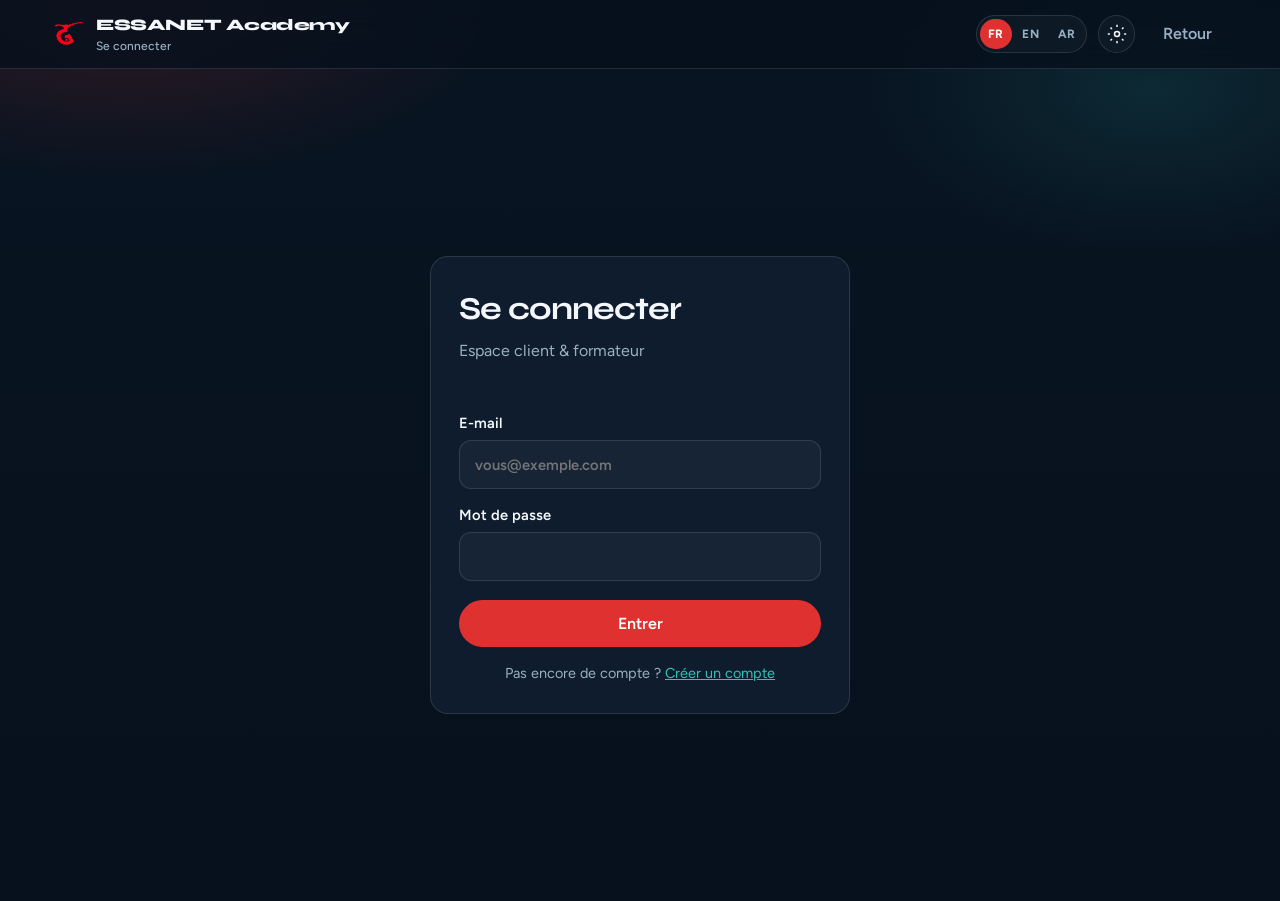
<file: sites/essanet/formation/cours.html>
<!DOCTYPE html>
<html lang="fr">
<head>
  <meta charset="UTF-8" />
  <meta name="viewport" content="width=device-width, initial-scale=1" />
  <title>Cours — ESSANET Academy</title>
  <script>!function(){try{var t=localStorage.getItem("gsmag-academy-theme");document.documentElement.setAttribute("data-theme",t==="light"?"light":"dark")}catch(e){document.documentElement.setAttribute("data-theme","dark")}}()</script>
  <link rel="preconnect" href="https://fonts.googleapis.com" />
  <link rel="preconnect" href="https://fonts.gstatic.com" crossorigin />
  <link href="https://fonts.googleapis.com/css2?family=Figtree:wght@400;500;600;700&family=Syne:wght@700;800&display=swap" rel="stylesheet" />
  <link rel="stylesheet" href="academy.css" />
</head>
<body class="lms-shell">
  <aside class="lms-sidebar" id="lmsSidebar">
    <a class="lms-brand" href="dashboard.html">
      <img src="../assets/logo-g.png" alt="GSMAG" />
      <span>ESSANET Academy</span>
    </a>
    <nav class="lms-nav">
      <a class="lms-nav-link" href="dashboard.html#accueil"><span class="lms-nav-ico" aria-hidden="true">⌂</span> <span data-ac-i18n="navHome">Accueil</span></a>
      <a class="lms-nav-link" href="dashboard.html#parcours"><span class="lms-nav-ico" aria-hidden="true">◎</span> <span data-ac-i18n="navPath">Mon parcours</span></a>
      <a class="lms-nav-link is-active" href="dashboard.html#cours"><span class="lms-nav-ico" aria-hidden="true">▣</span> <span data-ac-i18n="navCourses">Mes cours</span></a>
      <a class="lms-nav-link is-soon" href="#" data-ac-i18n-title="soon" title="Bientôt"><span class="lms-nav-ico" aria-hidden="true">◷</span> <span data-ac-i18n="navCalendar">Calendrier</span></a>
      <a class="lms-nav-link" href="dashboard.html#certificats"><span class="lms-nav-ico" aria-hidden="true">★</span> <span data-ac-i18n="navCerts">Certificats</span></a>
      <a class="lms-nav-link lms-nav-admin" href="dashboard.html#utilisateurs" id="navUsers" style="display:none;"><span class="lms-nav-ico" aria-hidden="true">👤</span> <span data-ac-i18n="navUsers">Utilisateurs</span></a>
      <a class="lms-nav-link" href="dashboard.html#chatbox"><span class="lms-nav-ico" aria-hidden="true">💬</span> <span data-ac-i18n="navChat">Chatbox</span></a>
    </nav>
    <div class="lms-sidebar-foot">
      <div class="lms-user-card">
        <span class="ac-avatar" id="sideAvatar">A</span>
        <div class="lms-user-meta">
          <strong id="sideName">…</strong>
          <span id="sideRole">Apprenant</span>
        </div>
      </div>
      <p class="lms-version">ESSANET Academy · v1.0</p>
    </div>
  </aside>

  <div class="lms-main">
    <header class="lms-topbar">
      <button type="button" class="ac-icon-btn lms-burger" id="burgerBtn" aria-label="Menu">☰</button>
      <p class="lms-breadcrumb"><span>Espace</span> <span>/</span> <strong id="crumbPage">Cours</strong></p>
      <div class="lms-topbar-right">
        <label class="lms-mode-toggle" id="viewModeWrap" style="display:none;">
          <span>Admin</span>
          <input type="checkbox" id="viewModeToggle" />
          <i></i>
        </label>
        <nav class="ac-nav lms-top-actions"></nav>
        <div class="ac-menu lms-notif-menu" data-notif-menu="1">
          <button type="button" class="ac-icon-btn" id="notifBtn" aria-label="Notifications" title="Notifications">
            <span aria-hidden="true">🔔</span>
            <span class="lms-badge" id="notifBadge" style="display:none;">0</span>
          </button>
          <div class="ac-menu-panel lms-notif-panel" id="notifPanel" role="menu">
            <div class="lms-notif-head">
              <strong>Notifications</strong>
              <button type="button" class="btn btn-ghost btn-sm" id="notifMarkAll">Tout lu</button>
            </div>
            <ul class="lms-notif-list" id="notifList"></ul>
          </div>
        </div>
      </div>
    </header>

    <div class="lms-body lms-body--full">
      <div class="lms-content">
        <div class="aws-hero card">
          <p class="eyebrow" id="courseEyebrow">Cours</p>
          <h1 id="courseTitle" style="font-family:var(--display);margin:0 0 0.5rem;letter-spacing:-0.03em;"></h1>
          <p class="muted" id="courseDesc" style="margin:0 0 1rem;max-width:60ch;"></p>
          <div class="aws-stats">
            <div><strong id="statChapters">0</strong><span>chapitres</span></div>
            <div><strong id="statTime">—</strong><span>durée estimée</span></div>
            <div><strong id="statProgress">0%</strong><span>progression</span></div>
            <div><strong id="statPass">70%</strong><span>note mini quiz</span></div>
          </div>
          <p class="muted" id="lockMsg" style="display:none;margin:1rem 0 0;color:#ff8d8d;"></p>
          <p style="margin:1rem 0 0;display:none;" id="adminChapterBar">
            <button type="button" class="btn btn-teal" id="btnAddChapter">+ Ajouter un chapitre</button>
            <span class="muted" style="font-size:0.85rem;margin-left:0.5rem;">Illimité — sous-chapitres A/B/C + captures</span>
          </p>
        </div>

        <div class="aws-course-list" id="chapterList"></div>
      </div>
    </div>
  </div>

  <dialog class="ac-modal" id="chapterModal">
    <form class="ac-modal-card ac-modal-card--wide" id="chapterForm">
      <h2 id="chapterModalTitle">Chapitre</h2>
      <p class="muted" style="margin:0;font-size:0.88rem;">Ajoutez autant de chapitres que vous voulez. Chaque chapitre contient des sous-chapitres (A, B, C…) avec étapes et captures.</p>
      <input type="hidden" id="cId" />
      <label>Code (ex. 1.1) <input id="cCode" placeholder="1.1" /></label>
      <label>Titre <input id="cTitle" required placeholder="Fichier Articles" /></label>
      <label>Durée <input id="cDuration" value="20 min" /></label>
      <label>Niveau <input id="cLevel" value="Débutant" /></label>
      <label>Description / à quoi sert <textarea id="cPurpose" rows="2" placeholder="Cette rubrique permet de…"></textarea></label>

      <div class="editor-block">
        <strong>Icône du chapitre (petite, à côté du titre)</strong>
        <div id="cImagePreview" class="chapter-icon-preview"></div>
        <label>URL image <input type="url" id="cImageUrl" placeholder="https://…" /></label>
        <label>Ou fichier <input type="file" id="cImageFile" accept="image/*" /></label>
        <button type="button" class="btn btn-ghost btn-sm" id="cImageClear">Retirer l’icône</button>
      </div>

      <div class="editor-block">
        <strong>Vidéo du chapitre (optionnel)</strong>
        <p class="muted" style="margin:0.35rem 0 0.5rem;font-size:0.85rem;">Si vide, le chapitre s’appuie sur les étapes + captures uniquement.</p>
        <label>URL embed YouTube / Vimeo <input id="cVideo" placeholder="https://www.youtube.com/embed/…" /></label>
      </div>

      <label>Note mini quiz (%) <input id="cPass" type="number" min="1" max="100" value="70" /></label>

      <div class="editor-block">
        <div class="editor-head">
          <strong>Sous-chapitres (A, B, C…) + étapes &amp; captures</strong>
          <button type="button" class="btn btn-outline btn-sm" id="btnAddSection">+ Sous-chapitre</button>
        </div>
        <p class="muted" style="margin:0.35rem 0 0.65rem;font-size:0.82rem;">Ex. A. Créer une catégorie — chaque ligne = une étape, capture optionnelle en dessous.</p>
        <div id="sectionsEditor"></div>
      </div>

      <div class="editor-block">
        <div class="editor-head">
          <strong>Quiz de fin de chapitre</strong>
          <button type="button" class="btn btn-outline btn-sm" id="btnAddQuestion">+ Question</button>
        </div>
        <div id="quizEditor"></div>
      </div>

      <div class="ac-modal-actions">
        <button type="submit" class="btn btn-primary" id="btnSaveChapter">Enregistrer</button>
        <button type="button" class="btn btn-ghost" id="cCancel">Annuler</button>
        <button type="button" class="btn btn-outline" id="btnDeleteChapter" style="display:none;color:#ff8d8d;">Supprimer</button>
      </div>
    </form>
  </dialog>

  <script src="data.js"></script>
  <script src="academy.js"></script>
  <script>
    var user = Academy.requireAuth();
    if (!user) throw new Error("auth");
    var isEditor = Academy.isEditor(user);
    var fresh = Academy.getAllUsers().find(function (u) { return u.id === user.id; });
    if (fresh) user = Academy.setSession(fresh);

    document.getElementById("sideName").textContent = Academy.userFullName(user);
    document.getElementById("sideRole").textContent = Academy.roleLabel(user.role);
    Academy.refreshAvatars(user);
    if (isEditor) {
      document.getElementById("navUsers").style.display = "";
      document.getElementById("viewModeWrap").style.display = "";
      document.getElementById("viewModeToggle").checked = Academy.getViewMode() === "admin";
      document.getElementById("viewModeToggle").onchange = function () {
        Academy.setViewMode(this.checked ? "admin" : "visitor");
        location.reload();
      };
    }
    document.getElementById("burgerBtn").onclick = function () {
      document.body.classList.toggle("lms-sidebar-open");
    };
    Academy.mountNotifications(user.id);
    Academy.applyLang(Academy.getLang());
    document.addEventListener("academy:lang", function () {
      document.getElementById("sideRole").textContent = Academy.roleLabel(user.role);
      Academy.mountNotifications(user.id);
    });

    var courseId = new URLSearchParams(location.search).get("id");
    var course = Academy.getCourse(courseId);
    if (!course) location.href = "dashboard.html";

    var unlocked = true;

    document.getElementById("crumbPage").textContent = "Cours " + (course.number || "");
    document.getElementById("courseEyebrow").textContent = "Cours " + (course.number || "") + " · Chapitres";
    document.getElementById("courseTitle").textContent = course.title;
    document.getElementById("courseDesc").textContent = course.description || "";
    document.title = course.title + " — ESSANET Academy";
    if (isEditor) document.getElementById("adminChapterBar").style.display = "";

    var pass = Academy.getCurriculum().passPercent || 70;
    document.getElementById("statPass").textContent = pass + "%";

    var list = document.getElementById("chapterList");
    var chapterModal = document.getElementById("chapterModal");
    var editSections = [];
    var editQuiz = [];
    var pendingChapterImage = "";

    function refreshStats() {
      course = Academy.getCourse(courseId);
      var openChapters = (course.chapters || []).filter(function (ch) { return !ch.comingSoon; });
      var mins = Academy.courseDuration(course);
      var cp = Academy.courseProgress(user.id, course);
      document.getElementById("statChapters").textContent = String(openChapters.length);
      document.getElementById("statTime").textContent = mins ? mins + " min" : "—";
      document.getElementById("statProgress").textContent = cp.percent + "%";
    }

    function setChapterImagePreview() {
      var box = document.getElementById("cImagePreview");
      if (pendingChapterImage) {
        box.innerHTML = '<img class="chapter-icon" src="' + pendingChapterImage.replace(/"/g, "") + '" alt="" />';
      } else {
        box.innerHTML = '<span class="muted" style="font-size:0.85rem;">Aperçu icône 28×28</span>';
      }
    }

    function sectionPreviewHtml(ch) {
      var sections = ch.sections || [];
      if (!sections.length) return "";
      var prog = Academy.ensureChapterProgress(user.id, ch.id);
      var hasVideo = !!(ch.videoUrl && String(ch.videoUrl).trim());
      var doneSec = 0;
      var items = sections.map(function (s, i) {
        var letter = Academy.sectionLetter(i);
        var done = Academy.isSectionComplete(user.id, ch, i);
        if (done) doneSec += 1;
        var status = done ? "done" : "todo";
        return '<li class="chapter-sec-item is-' + status + '">' +
          '<span class="chapter-sec-mark">' + (done ? "✓" : letter) + "</span>" +
          "<span>" + s.title + "</span>" +
        "</li>";
      }).join("");
      var videoDone = !hasVideo || prog.videoSeen;
      var quizDone = !!(ch.quiz && ch.quiz.length && Academy.chapterProgress(user.id, ch.id).quizPassed);
      var total = (hasVideo ? 1 : 0) + sections.length + (ch.quiz && ch.quiz.length ? 1 : 0);
      var doneUnits = (hasVideo && videoDone ? 1 : 0) + doneSec + (quizDone ? 1 : 0);
      var pct = total ? Math.round((doneUnits / total) * 100) : 0;

      return (
        '<div class="chapter-collapse">' +
          '<button type="button" class="chapter-collapse-toggle" data-collapse-toggle>' +
            '<span class="nav-arrow" aria-hidden="true"></span>' +
            "<span>Sous-chapitres &amp; avancement <em>(" + doneSec + "/" + sections.length + " · " + pct + "%)</em></span>" +
          "</button>" +
          '<div class="chapter-collapse-body">' +
            '<ul class="chapter-sec-list">' +
              (hasVideo
                ? '<li class="chapter-sec-item is-' + (videoDone ? "done" : "todo") + '">' +
                    '<span class="chapter-sec-mark">' + (videoDone ? "✓" : "▶") + "</span><span>Vidéo</span></li>"
                : "") +
              items +
              (ch.quiz && ch.quiz.length
                ? '<li class="chapter-sec-item is-' + (quizDone ? "done" : "todo") + '">' +
                    '<span class="chapter-sec-mark">' + (quizDone ? "✓" : "?") + "</span><span>Quiz final</span></li>"
                : "") +
            "</ul>" +
            '<div class="lesson-advance-bar chapter-mini-bar"><i style="width:' + pct + '%"></i></div>' +
          "</div>" +
        "</div>"
      );
    }

    function renderChapters() {
      course = Academy.getCourse(courseId);
      list.innerHTML = "";
      var openChapters = (course.chapters || []).filter(function (ch) { return !ch.comingSoon; });
      var soon = (course.chapters || []).filter(function (ch) { return ch.comingSoon; });

      openChapters.forEach(function (ch, i) {
        var p = Academy.chapterProgress(user.id, ch.id);
        var hasVideo = !!(ch.videoUrl && String(ch.videoUrl).trim());
        var captureCount = Academy.flattenSectionSteps(ch.sections || []).filter(function (s) { return s.image; }).length;
        var secCount = (ch.sections || []).length;
        var iconHtml = ch.image
          ? '<img class="chapter-icon" src="' + String(ch.image).replace(/"/g, "") + '" alt="" />'
          : '<span class="chapter-icon chapter-icon--fallback" aria-hidden="true">' + (ch.id || String(i + 1)).slice(0, 3) + "</span>";
        var card = document.createElement("article");
        card.className = "aws-course-card" + (p.quizPassed ? " is-done" : "");
        card.innerHTML =
          '<div class="aws-course-top">' +
            '<div class="aws-idx">' + (ch.id || String(i + 1)) + "</div>" +
            '<div class="aws-main">' +
              '<h3 class="chapter-title-row">' + iconHtml + "<span>" + ch.title + "</span></h3>" +
              "<p>" + (ch.purpose || "") + "</p>" +
            "</div>" +
            '<div class="aws-side">' +
              "<strong>" + (ch.duration || "—") + "</strong>" +
              "<span>" + p.percent + "%</span>" +
            "</div>" +
          "</div>" +
          sectionPreviewHtml(ch) +
          '<div class="aws-course-foot">' +
            '<div class="aws-tags">' +
              '<span class="badge">' + (ch.level || "Chapitre") + "</span>" +
              (secCount
                ? '<span class="badge">' + secCount + " sous-chapitre" + (secCount !== 1 ? "s" : "") + "</span>"
                : "") +
              (hasVideo
                ? '<span class="badge" style="background:rgba(61,220,151,0.15);color:var(--ok);">Vidéo</span>'
                : '<span class="badge warn">Sans vidéo</span>') +
              (captureCount
                ? '<span class="badge">' + captureCount + " capture(s)</span>"
                : "") +
              '<span class="badge warn">Quiz · ≥ ' + (ch.passPercent != null ? ch.passPercent : pass) + "%</span>" +
              (p.quizPassed ? '<span class="badge" style="background:rgba(61,220,151,0.15);color:var(--ok);">Validé</span>' : "") +
            "</div>" +
            '<div class="aws-course-actions">' +
              '<a class="btn btn-primary btn-sm" href="chapitre.html?id=' + encodeURIComponent(ch.id) + '">Ouvrir</a>' +
              (isEditor
                ? '<button type="button" class="btn btn-outline btn-sm" data-edit-chapter="' + ch.id + '">Modifier</button>'
                : "") +
            "</div>" +
          "</div>";
        list.appendChild(card);
      });

      soon.forEach(function (ch) {
        var row = document.createElement("div");
        row.className = "aws-course-card is-soon";
        row.innerHTML =
          '<div class="aws-course-top"><div class="aws-idx">··</div><div class="aws-main"><h3>' +
          ch.title +
          "</h3><p>Bientôt disponible</p></div><div class='aws-side'><strong>À venir</strong></div></div>";
        list.appendChild(row);
      });

      if (!openChapters.length && !soon.length) {
        list.innerHTML = '<p class="muted">Aucun chapitre. Admin : cliquez sur « Ajouter un chapitre » (illimité).</p>';
      }

      list.querySelectorAll("[data-edit-chapter]").forEach(function (btn) {
        btn.addEventListener("click", function () {
          openChapterEditor(btn.getAttribute("data-edit-chapter"));
        });
      });

      list.querySelectorAll("[data-collapse-toggle]").forEach(function (btn) {
        btn.addEventListener("click", function () {
          var wrap = btn.closest(".chapter-collapse");
          if (wrap) wrap.classList.toggle("is-open");
        });
      });
      // Ouvrir par défaut le premier chapitre non terminé
      var firstOpen = list.querySelector(".aws-course-card:not(.is-done) .chapter-collapse");
      if (firstOpen) firstOpen.classList.add("is-open");

      refreshStats();
    }

    function emptySection() {
      return { title: "", note: "", example: "", steps: [{ text: "", image: "", imageZoom: 1 }] };
    }

    function renderSectionsEditor() {
      var box = document.getElementById("sectionsEditor");
      box.innerHTML = "";
      if (!editSections.length) {
        box.innerHTML = '<p class="muted" style="font-size:0.85rem;">Aucun sous-chapitre — ajoutez A, B, C…</p>';
      }
      editSections.forEach(function (sec, si) {
        var letter = Academy.sectionLetter(si);
        var block = document.createElement("div");
        block.className = "section-editor";
        block.setAttribute("data-section", String(si));

        var stepsHtml = "";
        (sec.steps || []).forEach(function (step, ti) {
          var preview = step.image
            ? '<img class="step-capture-thumb" src="' + String(step.image).replace(/"/g, "") + '" alt="" style="transform:scale(' + (step.imageZoom != null ? step.imageZoom : 1) + ')" />'
            : '<div class="step-capture-empty">Pas de capture</div>';
          stepsHtml +=
            '<div class="editor-row step-editor-row" data-sec="' + si + '" data-step="' + ti + '">' +
              '<input data-step-text placeholder="Étape (ex. Ouvrir GSMAG.)" value="' + escapeAttr(step.text || "") + '" />' +
              '<div class="step-capture-edit">' + preview +
                '<label class="muted" style="font-size:0.8rem;font-weight:500;">Capture sous l’étape' +
                  '<input type="file" accept="image/*" data-step-file="' + si + "-" + ti + '" />' +
                "</label>" +
                '<input data-step-image-url placeholder="ou URL image" value="' +
                  (step.image && String(step.image).indexOf("data:") !== 0 ? escapeAttr(step.image) : "") + '" />' +
                (step.image
                  ? '<label class="muted" style="font-size:0.8rem;font-weight:500;">Zoom <span data-zoom-lbl="' + si + "-" + ti + '">' +
                      Math.round((step.imageZoom != null ? step.imageZoom : 1) * 100) + "%</span>" +
                      '<input type="range" min="50" max="200" step="5" value="' +
                      Math.round((step.imageZoom != null ? step.imageZoom : 1) * 100) +
                      '" data-step-zoom="' + si + "-" + ti + '" /></label>' +
                      '<button type="button" class="btn btn-ghost btn-sm" data-clear-img="' + si + "-" + ti + '">Retirer capture</button>'
                  : "") +
              "</div>" +
              '<button type="button" class="btn btn-ghost btn-sm" data-rm-step="' + si + "-" + ti + '">Retirer l’étape</button>' +
            "</div>";
        });

        block.innerHTML =
          '<div class="section-editor-head">' +
            '<span class="subchapter-letter">' + letter + "</span>" +
            '<input data-sec-title placeholder="Titre du sous-chapitre (ex. Créer une catégorie de produits)" value="' + escapeAttr(sec.title || "") + '" />' +
            '<button type="button" class="btn btn-ghost btn-sm" data-rm-section="' + si + '">Retirer</button>' +
          "</div>" +
          '<label class="muted" style="font-size:0.82rem;font-weight:500;display:grid;gap:0.25rem;">Exemple (optionnel)' +
            '<textarea data-sec-example rows="2" placeholder="Code : ART001 · …">' + escapeHtml(sec.example || "") + "</textarea>" +
          "</label>" +
          '<label class="muted" style="font-size:0.82rem;font-weight:500;display:grid;gap:0.25rem;">Note / résumé (optionnel)' +
            '<textarea data-sec-note rows="2" placeholder="La catégorie créée pourra ensuite…">' + escapeHtml(sec.note || "") + "</textarea>" +
          "</label>" +
          '<div class="section-steps-head">' +
            "<strong>Étapes du sous-chapitre " + letter + "</strong>" +
            '<button type="button" class="btn btn-outline btn-sm" data-add-step="' + si + '">+ Étape</button>' +
          "</div>" +
          '<div class="section-steps">' + stepsHtml + "</div>";

        box.appendChild(block);
      });

      box.querySelectorAll("[data-rm-section]").forEach(function (b) {
        b.onclick = function () {
          syncSectionsFromDom();
          editSections.splice(Number(b.getAttribute("data-rm-section")), 1);
          renderSectionsEditor();
        };
      });
      box.querySelectorAll("[data-add-step]").forEach(function (b) {
        b.onclick = function () {
          syncSectionsFromDom();
          var si = Number(b.getAttribute("data-add-step"));
          if (!editSections[si].steps) editSections[si].steps = [];
          editSections[si].steps.push({ text: "", image: "", imageZoom: 1 });
          renderSectionsEditor();
        };
      });
      box.querySelectorAll("[data-rm-step]").forEach(function (b) {
        b.onclick = function () {
          syncSectionsFromDom();
          var parts = b.getAttribute("data-rm-step").split("-");
          var si = Number(parts[0]);
          var ti = Number(parts[1]);
          if (editSections[si] && editSections[si].steps) editSections[si].steps.splice(ti, 1);
          renderSectionsEditor();
        };
      });
      box.querySelectorAll("[data-clear-img]").forEach(function (b) {
        b.onclick = function () {
          syncSectionsFromDom();
          var parts = b.getAttribute("data-clear-img").split("-");
          var si = Number(parts[0]);
          var ti = Number(parts[1]);
          if (editSections[si] && editSections[si].steps[ti]) {
            editSections[si].steps[ti].image = "";
            editSections[si].steps[ti].imageZoom = 1;
          }
          renderSectionsEditor();
        };
      });
      box.querySelectorAll("[data-step-zoom]").forEach(function (input) {
        input.oninput = function () {
          var parts = input.getAttribute("data-step-zoom").split("-");
          var si = Number(parts[0]);
          var ti = Number(parts[1]);
          var z = Number(input.value) / 100;
          if (editSections[si] && editSections[si].steps[ti]) editSections[si].steps[ti].imageZoom = z;
          var lbl = box.querySelector('[data-zoom-lbl="' + si + "-" + ti + '"]');
          if (lbl) lbl.textContent = input.value + "%";
          var thumb = input.closest(".editor-row").querySelector(".step-capture-thumb");
          if (thumb) thumb.style.transform = "scale(" + z + ")";
        };
      });
      box.querySelectorAll("[data-step-file]").forEach(function (input) {
        input.onchange = function () {
          var parts = input.getAttribute("data-step-file").split("-");
          var si = Number(parts[0]);
          var ti = Number(parts[1]);
          var file = input.files && input.files[0];
          if (!file) return;
          syncSectionsFromDom();
          Academy.readImageFile(file, 1200).then(function (dataUrl) {
            if (!editSections[si].steps[ti]) return;
            editSections[si].steps[ti].image = dataUrl;
            if (editSections[si].steps[ti].imageZoom == null) editSections[si].steps[ti].imageZoom = 1;
            renderSectionsEditor();
          });
        };
      });
      box.querySelectorAll("[data-step-image-url]").forEach(function (input) {
        input.onchange = function () {
          syncSectionsFromDom();
          var row = input.closest("[data-sec]");
          if (!row) return;
          var si = Number(row.getAttribute("data-sec"));
          var ti = Number(row.getAttribute("data-step"));
          if (editSections[si] && editSections[si].steps[ti]) {
            editSections[si].steps[ti].image = input.value.trim();
          }
          renderSectionsEditor();
        };
      });
    }

    function renderQuizEditor() {
      var box = document.getElementById("quizEditor");
      box.innerHTML = "";
      if (!editQuiz.length) {
        box.innerHTML = '<p class="muted" style="font-size:0.85rem;">Aucune question — optionnel mais recommandé.</p>';
      }
      editQuiz.forEach(function (q, i) {
        var opts = q.options || ["", "", ""];
        while (opts.length < 3) opts.push("");
        var row = document.createElement("div");
        row.className = "editor-row quiz-row";
        row.innerHTML =
          "<strong>Q" + (i + 1) + "</strong>" +
          '<input data-q-text placeholder="Question" value="' + escapeAttr(q.q || "") + '" />' +
          '<input data-q-opt="0" placeholder="Option A" value="' + escapeAttr(opts[0]) + '" />' +
          '<input data-q-opt="1" placeholder="Option B" value="' + escapeAttr(opts[1]) + '" />' +
          '<input data-q-opt="2" placeholder="Option C" value="' + escapeAttr(opts[2]) + '" />' +
          '<label class="muted" style="font-weight:500;">Bonne réponse ' +
            '<select data-q-answer>' +
              '<option value="0"' + (Number(q.answer) === 0 ? " selected" : "") + ">A</option>" +
              '<option value="1"' + (Number(q.answer) === 1 ? " selected" : "") + ">B</option>" +
              '<option value="2"' + (Number(q.answer) === 2 ? " selected" : "") + ">C</option>" +
            "</select></label>" +
          '<button type="button" class="btn btn-ghost btn-sm" data-rm-q="' + i + '">Retirer</button>';
        box.appendChild(row);
      });
      box.querySelectorAll("[data-rm-q]").forEach(function (b) {
        b.onclick = function () {
          syncQuizFromDom();
          editQuiz.splice(Number(b.getAttribute("data-rm-q")), 1);
          renderQuizEditor();
        };
      });
    }

    function escapeAttr(s) {
      return String(s).replace(/&/g, "&amp;").replace(/"/g, "&quot;").replace(/</g, "&lt;");
    }
    function escapeHtml(s) {
      return String(s).replace(/&/g, "&amp;").replace(/</g, "&lt;");
    }

    function syncSectionsFromDom() {
      var blocks = document.querySelectorAll("#sectionsEditor .section-editor");
      var next = [];
      blocks.forEach(function (block, si) {
        var steps = [];
        block.querySelectorAll(".step-editor-row").forEach(function (row, ti) {
          var urlInput = row.querySelector("[data-step-image-url]");
          var urlVal = urlInput ? urlInput.value.trim() : "";
          var prev = (editSections[si] && editSections[si].steps && editSections[si].steps[ti]) || {};
          var zEl = row.querySelector("[data-step-zoom]");
          steps.push({
            text: (row.querySelector("[data-step-text]") || {}).value || "",
            image: urlVal || prev.image || "",
            imageZoom: zEl ? Number(zEl.value) / 100 : (prev.imageZoom != null ? prev.imageZoom : 1),
          });
        });
        next.push({
          title: (block.querySelector("[data-sec-title]") || {}).value || "",
          example: (block.querySelector("[data-sec-example]") || {}).value || "",
          note: (block.querySelector("[data-sec-note]") || {}).value || "",
          steps: steps,
        });
      });
      editSections = next;
    }
    function syncQuizFromDom() {
      var rows = document.querySelectorAll("#quizEditor .quiz-row");
      editQuiz = [];
      rows.forEach(function (row) {
        editQuiz.push({
          q: (row.querySelector("[data-q-text]") || {}).value || "",
          options: [
            (row.querySelector('[data-q-opt="0"]') || {}).value || "",
            (row.querySelector('[data-q-opt="1"]') || {}).value || "",
            (row.querySelector('[data-q-opt="2"]') || {}).value || "",
          ],
          answer: Number((row.querySelector("[data-q-answer]") || {}).value || 0),
        });
      });
    }

    function openChapterEditor(chapterId) {
      var ch = chapterId ? Academy.getChapter(chapterId) : null;
      document.getElementById("chapterModalTitle").textContent = ch ? "Modifier le chapitre" : "Nouveau chapitre";
      document.getElementById("btnDeleteChapter").style.display = ch ? "" : "none";
      document.getElementById("cId").value = ch ? ch.id : "";
      document.getElementById("cCode").value = ch ? ch.id : "";
      document.getElementById("cTitle").value = ch ? ch.title : "";
      document.getElementById("cDuration").value = ch ? ch.duration || "20 min" : "20 min";
      document.getElementById("cLevel").value = ch ? ch.level || "Débutant" : "Débutant";
      document.getElementById("cPurpose").value = ch ? ch.purpose || "" : "Cette rubrique permet de :";
      document.getElementById("cVideo").value = ch ? ch.videoUrl || "" : "";
      document.getElementById("cImageUrl").value = ch && ch.image && String(ch.image).indexOf("data:") !== 0 ? ch.image : "";
      document.getElementById("cImageFile").value = "";
      pendingChapterImage = ch ? ch.image || "" : "";
      setChapterImagePreview();
      document.getElementById("cPass").value = ch && ch.passPercent != null ? ch.passPercent : pass;
      editSections = ch && ch.sections && ch.sections.length
        ? JSON.parse(JSON.stringify(ch.sections))
        : [emptySection()];
      editQuiz = ch && ch.quiz ? JSON.parse(JSON.stringify(ch.quiz)) : [{ q: "", options: ["", "", ""], answer: 0 }];
      renderSectionsEditor();
      renderQuizEditor();
      chapterModal.showModal();
    }

    document.getElementById("cImageUrl").addEventListener("change", function () {
      pendingChapterImage = this.value.trim();
      setChapterImagePreview();
    });
    document.getElementById("cImageFile").addEventListener("change", function () {
      var file = this.files && this.files[0];
      if (!file) return;
      Academy.readImageFile(file).then(function (dataUrl) {
        pendingChapterImage = dataUrl;
        setChapterImagePreview();
      });
    });
    document.getElementById("cImageClear").onclick = function () {
      pendingChapterImage = "";
      document.getElementById("cImageUrl").value = "";
      document.getElementById("cImageFile").value = "";
      setChapterImagePreview();
    };

    document.getElementById("btnAddSection").onclick = function () {
      syncSectionsFromDom();
      editSections.push(emptySection());
      renderSectionsEditor();
    };
    document.getElementById("btnAddQuestion").onclick = function () {
      syncQuizFromDom();
      editQuiz.push({ q: "", options: ["", "", ""], answer: 0 });
      renderQuizEditor();
    };
    document.getElementById("btnAddChapter").onclick = function () { openChapterEditor(null); };
    document.getElementById("cCancel").onclick = function () { chapterModal.close(); };
    document.getElementById("btnDeleteChapter").onclick = function () {
      var id = document.getElementById("cId").value;
      if (id && confirm("Supprimer ce chapitre ?")) {
        Academy.deleteChapter(id);
        chapterModal.close();
        renderChapters();
      }
    };

    document.getElementById("chapterForm").addEventListener("submit", function (e) {
      e.preventDefault();
      syncSectionsFromDom();
      syncQuizFromDom();
      var id = document.getElementById("cId").value;
      var code = document.getElementById("cCode").value.trim();
      var videoUrl = document.getElementById("cVideo").value.trim();
      var sections = editSections
        .map(function (sec) {
          return {
            title: (sec.title || "").trim(),
            note: (sec.note || "").trim(),
            example: (sec.example || "").trim(),
            steps: (sec.steps || []).filter(function (st) { return (st.text || "").trim() || st.image; })
              .map(function (st) {
                return {
                  text: (st.text || "").trim(),
                  image: st.image || "",
                  imageZoom: st.imageZoom != null ? st.imageZoom : 1,
                };
              }),
          };
        })
        .filter(function (sec) { return sec.title || sec.steps.length; });
      if (!videoUrl && !sections.length) {
        alert("Ajoutez au moins une vidéo ou des sous-chapitres avec étapes.");
        return;
      }
      var payload = {
        title: document.getElementById("cTitle").value.trim(),
        duration: document.getElementById("cDuration").value.trim(),
        level: document.getElementById("cLevel").value.trim(),
        purpose: document.getElementById("cPurpose").value.trim(),
        videoUrl: videoUrl,
        image: pendingChapterImage || document.getElementById("cImageUrl").value.trim(),
        passPercent: Number(document.getElementById("cPass").value) || 70,
        comingSoon: false,
        sections: sections,
        quiz: editQuiz.filter(function (q) { return q.q.trim(); }),
      };
      if (id) {
        Academy.updateChapter(id, payload);
        if (code && code !== id) {
          Academy.deleteChapter(id);
          Academy.addChapter(courseId, Object.assign({}, payload, { id: code }));
        }
      } else {
        Academy.addChapter(courseId, Object.assign({}, payload, { id: code || undefined }));
      }
      chapterModal.close();
      renderChapters();
    });

    renderChapters();
  </script>
</body>
</html>
</file>
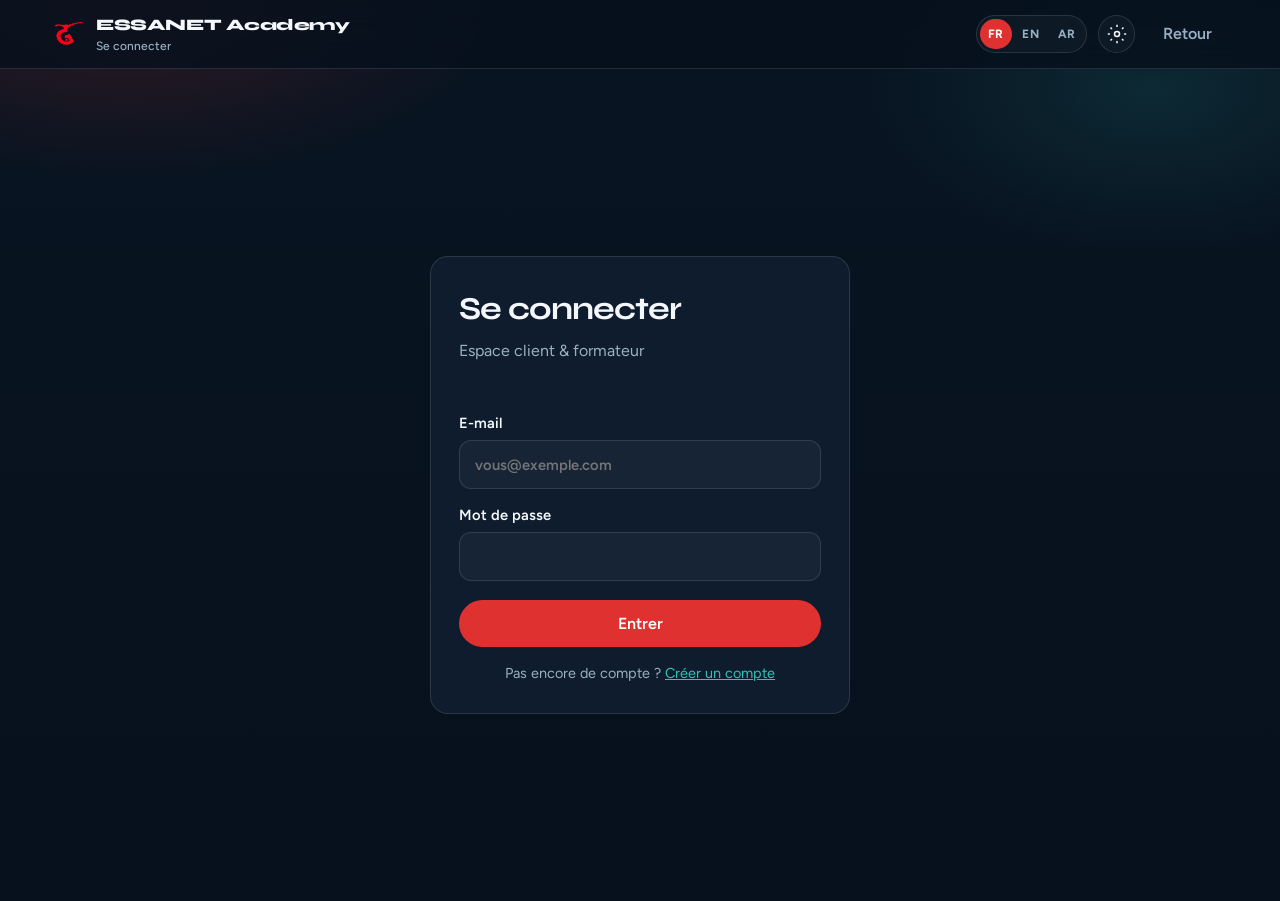
<file: sites/essanet/formation/dashboard.html>
<!DOCTYPE html>
<html lang="fr">
<head>
  <meta charset="UTF-8" />
  <meta name="viewport" content="width=device-width, initial-scale=1" />
  <title>Mon parcours — ESSANET Academy</title>
  <script>!function(){try{var t=localStorage.getItem("gsmag-academy-theme");document.documentElement.setAttribute("data-theme",t==="light"?"light":"dark")}catch(e){document.documentElement.setAttribute("data-theme","dark")}}()</script>
  <link rel="preconnect" href="https://fonts.googleapis.com" />
  <link rel="preconnect" href="https://fonts.gstatic.com" crossorigin />
  <link href="https://fonts.googleapis.com/css2?family=Cairo:wght@500;700&family=Figtree:wght@400;500;600;700;800&family=Syne:wght@700;800&display=swap" rel="stylesheet" />
  <link rel="stylesheet" href="academy.css" />
</head>
<body class="lms-shell">
  <aside class="lms-sidebar" id="lmsSidebar">
    <a class="lms-brand" href="dashboard.html">
      <img src="../assets/logo-g.png" alt="GSMAG" />
      <span>ESSANET Academy</span>
    </a>
    <nav class="lms-nav">
      <a class="lms-nav-link is-active" href="#accueil" data-view="accueil"><span class="lms-nav-ico" aria-hidden="true">⌂</span> <span data-ac-i18n="navHome">Accueil</span></a>
      <a class="lms-nav-link" href="#parcours" data-view="parcours"><span class="lms-nav-ico" aria-hidden="true">◎</span> <span data-ac-i18n="navPath">Mon parcours</span></a>
      <a class="lms-nav-link" href="#cours" data-view="cours"><span class="lms-nav-ico" aria-hidden="true">▣</span> <span data-ac-i18n="navCourses">Mes cours</span></a>
      <a class="lms-nav-link is-soon" href="#" data-ac-i18n-title="soon" title="Bientôt"><span class="lms-nav-ico" aria-hidden="true">◷</span> <span data-ac-i18n="navCalendar">Calendrier</span></a>
      <a class="lms-nav-link" href="#certificats" data-view="certificats"><span class="lms-nav-ico" aria-hidden="true">★</span> <span data-ac-i18n="navCerts">Certificats</span></a>
      <a class="lms-nav-link lms-nav-admin" href="#utilisateurs" data-view="utilisateurs" id="navUsers" style="display:none;"><span class="lms-nav-ico" aria-hidden="true">👤</span> <span data-ac-i18n="navUsers">Utilisateurs</span></a>
      <a class="lms-nav-link" href="#chatbox" data-view="chatbox"><span class="lms-nav-ico" aria-hidden="true">💬</span> <span data-ac-i18n="navChat">Chatbox</span></a>
    </nav>
    <div class="lms-sidebar-foot">
      <div class="lms-user-card">
        <span class="ac-avatar" id="sideAvatar">A</span>
        <div class="lms-user-meta">
          <strong id="sideName">…</strong>
          <span id="sideRole">Apprenant</span>
        </div>
      </div>
      <p class="lms-version">ESSANET Academy · v1.0</p>
    </div>
  </aside>

  <div class="lms-main">
    <header class="lms-topbar">
      <button type="button" class="ac-icon-btn lms-burger" id="burgerBtn" aria-label="Menu">☰</button>
      <p class="lms-breadcrumb"><span id="crumbRoot" data-ac-i18n="space">Espace</span> <span>/</span> <strong id="crumbPage">Accueil</strong></p>
      <label class="lms-search" id="courseSearchWrap">
        <span aria-hidden="true">⌕</span>
        <input type="search" id="courseSearch" data-ac-i18n-placeholder="searchModule" placeholder="Rechercher un module…" autocomplete="off" />
      </label>
      <div class="lms-topbar-right">
        <label class="lms-mode-toggle" id="viewModeWrap" style="display:none;">
          <span data-ac-i18n="adminMode">Admin</span>
          <input type="checkbox" id="viewModeToggle" />
          <i></i>
        </label>
        <nav class="ac-nav lms-top-actions"></nav>
        <div class="ac-menu lms-notif-menu" data-notif-menu="1">
          <button type="button" class="ac-icon-btn" id="notifBtn" aria-label="Notifications" title="Notifications">
            <span aria-hidden="true">🔔</span>
            <span class="lms-badge" id="notifBadge" style="display:none;">0</span>
          </button>
          <div class="ac-menu-panel lms-notif-panel" id="notifPanel" role="menu">
            <div class="lms-notif-head">
              <strong data-ac-i18n="notifications">Notifications</strong>
              <button type="button" class="btn btn-ghost btn-sm" id="notifMarkAll" data-ac-i18n="markAllRead">Tout lu</button>
            </div>
            <ul class="lms-notif-list" id="notifList"></ul>
          </div>
        </div>
      </div>
    </header>

    <div class="lms-body">
      <div class="lms-content">
        <!-- ACCUEIL -->
        <section class="lms-view is-active" id="view-accueil" data-view-panel="accueil">
          <div class="lms-home-top">
            <div>
              <p class="lms-view-tag" data-ac-i18n="navHome">Accueil</p>
              <h1 class="lms-home-hello"><span data-ac-i18n="hello">Bonjour,</span> <span id="helloName">…</span></h1>
              <p class="muted lms-home-sub" id="dashHint" data-ac-i18n="homeHint">Votre formation GSMAG en un clin d’œil.</p>
            </div>
            <a class="btn btn-primary btn-sm" href="#" id="btnContinueHero" data-ac-i18n="resume">Reprendre →</a>
          </div>

          <div class="lms-alert-danger" id="trainerIdleAlert" hidden>
            <div class="lms-alert-danger-ico" aria-hidden="true">!</div>
            <div class="lms-alert-danger-body">
              <strong data-ac-i18n="trainerIdleAlertTitle">Alerte formateurs</strong>
              <p class="muted" data-ac-i18n="trainerIdleAlertLead">Ces formateurs n’ont pas encore démarré leur formation :</p>
              <ul id="trainerIdleList"></ul>
              <button type="button" class="btn btn-outline btn-sm" data-go-view="utilisateurs" data-ac-i18n="trainerIdleSeeUsers">Voir les utilisateurs</button>
            </div>
          </div>

          <div class="lms-stat-row" id="homeStats"></div>

          <section class="lms-home-courses">
            <div class="lms-feed-head">
              <h2 data-ac-i18n="myCourses">Mes cours</h2>
              <button type="button" class="btn btn-ghost btn-sm" data-go-view="cours" data-ac-i18n="seeAll">Tout voir</button>
            </div>
            <div class="lms-course-stats" id="homeCourseStats"></div>
            <div class="lms-module-grid lms-home-course-grid" id="homeCourseGrid"></div>
          </section>
        </section>

        <!-- MON PARCOURS : chemin ordonné -->
        <section class="lms-view" id="view-parcours" data-view-panel="parcours" hidden>
          <ol class="lms-path" id="pathList"></ol>
        </section>

        <!-- MES COURS : bibliothèque / grille -->
        <section class="lms-view" id="view-cours" data-view-panel="cours" hidden>
          <div class="lms-cours-head">
            <div class="lms-course-stats" id="coursPageStats"></div>
            <div class="lms-section-tools">
              <div class="tile-toolbar" id="adminToolbar" style="display:none;">
                <button type="button" class="btn btn-teal btn-sm" id="btnAddCourse">+ Cours</button>
                <button type="button" class="btn btn-outline btn-sm" id="btnResetCurriculum">Réinit.</button>
              </div>
            </div>
          </div>
          <div class="lms-module-grid" id="tileGrid"></div>
        </section>

        <!-- CERTIFICATS -->
        <section class="lms-view" id="view-certificats" data-view-panel="certificats" hidden>
          <p class="lms-view-tag" data-ac-i18n="navCerts">Certificats</p>
          <header class="lms-view-banner lms-view-banner--certs">
            <div>
              <h2 data-ac-i18n="myCerts">Mes certificats</h2>
              <p data-ac-i18n="myCertsLead">Un certificat nominatif est délivré à chaque module terminé — avec votre prénom et nom.</p>
            </div>
          </header>
          <div class="lms-cert-grid" id="certGrid"></div>
        </section>

        <!-- UTILISATEURS (admin) -->
        <section class="lms-view" id="view-utilisateurs" data-view-panel="utilisateurs" hidden>
          <p class="lms-view-tag">Administration</p>
          <header class="lms-view-banner lms-view-banner--users">
            <div>
              <h2 data-ac-i18n="usersManage">Gestion des utilisateurs</h2>
              <p data-ac-i18n="usersLead">Ajouter, modifier ou supprimer des comptes, et suivre l’avancement de chaque apprenant.</p>
            </div>
            <button type="button" class="btn btn-teal btn-sm" id="btnAddUser" data-ac-i18n="addUser">+ Utilisateur</button>
          </header>
          <div class="lms-users-toolbar">
            <label class="lms-search lms-search--inline">
              <span aria-hidden="true">⌕</span>
              <input type="search" id="userSearch" data-ac-i18n-placeholder="searchUser" placeholder="Rechercher nom, e-mail…" autocomplete="off" />
            </label>
            <select id="userRoleFilter">
              <option value="" data-ac-i18n="allRoles">Tous les rôles</option>
              <option value="client" data-ac-i18n="roleLearner">Apprenant</option>
              <option value="formateur" data-ac-i18n="roleTrainer">Formateur</option>
              <option value="admin" data-ac-i18n="roleAdmin">Administrateur</option>
            </select>
          </div>
          <div class="card lms-users-table-wrap">
            <table class="table lms-users-table" id="usersManageTable">
              <thead>
                <tr>
                  <th data-ac-i18n="userCol">Utilisateur</th>
                  <th data-ac-i18n="roleCol">Rôle</th>
                  <th data-ac-i18n="progressCol">Progression</th>
                  <th data-ac-i18n="certsCol">Certificats</th>
                  <th></th>
                </tr>
              </thead>
              <tbody id="usersManageBody"></tbody>
            </table>
          </div>
          <aside class="card lms-user-detail" id="userDetailPanel" hidden>
            <div class="lms-user-detail-head">
              <div>
                <p class="lms-view-tag">Suivi</p>
                <h3 id="userDetailName">—</h3>
                <p class="muted" id="userDetailMeta">—</p>
              </div>
              <button type="button" class="btn btn-ghost btn-sm" id="btnCloseUserDetail">Fermer</button>
            </div>
            <div class="lms-user-detail-stats" id="userDetailStats"></div>
            <div class="lms-user-courses" id="userDetailCourses"></div>
          </aside>
        </section>

        <!-- CHATBOX IA -->
        <section class="lms-view" id="view-chatbox" data-view-panel="chatbox" hidden>
          <div class="card lms-chat-panel">
            <div id="chatboxRoot" class="lms-chat-root" aria-live="polite"></div>
          </div>
        </section>
      </div>

      <aside class="lms-widgets">
        <div class="card lms-widget">
          <h3 data-ac-i18n="yourProgress">Votre progression</h3>
          <p class="lms-big-pct" id="progressPct">0%</p>
          <p class="muted" id="progressLabel">0 / 0 étapes</p>
          <div class="progress-bar lms-progress"><span id="progressFill" style="width:0%"></span></div>
          <div class="lms-bravo" id="bravoBox">
            <span aria-hidden="true">🏆</span>
            <div>
              <strong id="bravoTitle">Bienvenue !</strong>
              <p class="muted" id="bravoText">Commencez le module ESSANET Technologie.</p>
            </div>
          </div>
        </div>

        <div class="card lms-widget" id="resumeCard">
          <h3 data-ac-i18n="continue">Continuer</h3>
          <div class="lms-resume" id="resumeBody"></div>
        </div>

        <div class="card lms-widget">
          <h3 data-ac-i18n="upcoming">À venir</h3>
          <ul class="lms-upcoming" id="upcomingList"></ul>
        </div>
      </aside>
    </div>
  </div>

  <dialog class="ac-modal cert-modal" id="certModal">
    <div class="ac-modal-card cert-modal-card">
      <div class="cert-sheet" id="certSheet">
        <div class="cert-sheet-inner">
          <p class="cert-brand">ESSANET Academy</p>
          <p class="cert-kicker">Certificat de réussite</p>
          <p class="cert-awarded">est décerné à</p>
          <h2 class="cert-name" id="certName">—</h2>
          <p class="cert-names-line"><span id="certFirst">—</span> <span id="certLast">—</span></p>
          <p class="cert-for">pour avoir terminé avec succès le module</p>
          <p class="cert-course" id="certCourse">—</p>
          <p class="cert-date" id="certDate">—</p>
          <div class="cert-footer">
            <span>Formation GSMAG</span>
            <span id="certCode">—</span>
          </div>
        </div>
      </div>
      <div class="ac-modal-actions cert-modal-actions">
        <button type="button" class="btn btn-primary" id="btnPrintCert">Imprimer</button>
        <button type="button" class="btn btn-ghost" id="btnCloseCert">Fermer</button>
      </div>
    </div>
  </dialog>

  <dialog class="ac-modal" id="courseModal">
    <form method="dialog" id="courseForm" class="ac-modal-card">
      <h2 id="modalTitle">Cours</h2>
      <input type="hidden" id="editCourseId" />
      <label>Numéro <input id="editNumber" required /></label>
      <label>Titre <input id="editTitle" required /></label>
      <label>Description <textarea id="editDesc" rows="3"></textarea></label>
      <label>Image du cours (URL ou fichier)
        <input type="url" id="editImageUrl" placeholder="https://…" />
        <input type="file" id="editImageFile" accept="image/*" />
      </label>
      <div id="editImagePreview" class="tile-preview tile-preview--img"></div>
      <label>Cadrage
        <select id="editImageFit">
          <option value="cover">Remplir (cover)</option>
          <option value="contain">Contenir (contain)</option>
        </select>
      </label>
      <label>Zoom image <span id="editZoomLabel">100%</span>
        <input type="range" id="editImageZoom" min="50" max="200" value="100" step="5" />
      </label>
      <button type="button" class="btn btn-ghost btn-sm" id="editImageClear">Retirer l’image</button>
      <div class="ac-modal-actions">
        <button type="submit" class="btn btn-primary" value="save" id="btnSaveCourse">Enregistrer</button>
        <button type="button" class="btn btn-ghost" id="btnCancelModal">Annuler</button>
        <button type="button" class="btn btn-outline" id="btnDeleteCourse" style="display:none;color:#ff8d8d;">Supprimer</button>
      </div>
    </form>
  </dialog>

  <dialog class="ac-modal" id="userModal">
    <form method="dialog" id="userForm" class="ac-modal-card">
      <h2 id="userModalTitle">Utilisateur</h2>
      <input type="hidden" id="editUserId" />
      <p class="error" id="userFormError" style="display:none;"></p>
      <label>Prénom <input id="editUserFirst" required autocomplete="given-name" /></label>
      <label>Nom <input id="editUserLast" required autocomplete="family-name" /></label>
      <label>E-mail <input type="email" id="editUserEmail" required autocomplete="username" /></label>
      <label>Rôle
        <select id="editUserRole">
          <option value="client">Apprenant</option>
          <option value="formateur">Formateur</option>
          <option value="admin">Administrateur</option>
        </select>
      </label>
      <label id="editUserPasswordLabel">Mot de passe <input type="password" id="editUserPassword" minlength="6" autocomplete="new-password" /></label>
      <p class="muted" id="editUserPasswordHint" style="font-size:0.8rem;margin:0;">Laissez vide pour ne pas changer le mot de passe.</p>
      <div class="ac-modal-actions">
        <button type="submit" class="btn btn-primary" id="btnSaveUser">Enregistrer</button>
        <button type="button" class="btn btn-ghost" id="btnCancelUserModal">Annuler</button>
      </div>
    </form>
  </dialog>

  <script src="data.js"></script>
  <script src="academy.js"></script>
  <script src="chat.js"></script>
  <script>
    var user = Academy.requireAuth();
    if (!user) throw new Error("auth");
    var fresh = Academy.getAllUsers().find(function (u) { return u.id === user.id; });
    if (fresh) user = Academy.setSession(fresh);
    var isRealAdmin = Academy.isEditor(user);
    var editMode = Academy.canEditCurriculum(user);

    document.getElementById("helloName").textContent = Academy.userFirstName(user) || user.name;
    document.getElementById("sideName").textContent = Academy.userFullName(user);
    document.getElementById("sideRole").textContent = Academy.roleLabel(user.role);
    Academy.refreshAvatars(user);

    Academy.syncCertificates(user.id, user);

    if (isRealAdmin) {
      document.getElementById("viewModeWrap").style.display = "";
      document.getElementById("viewModeToggle").checked = Academy.getViewMode() === "admin";
      document.getElementById("viewModeToggle").onchange = function () {
        Academy.setViewMode(this.checked ? "admin" : "visitor");
        location.reload();
      };
      document.getElementById("navUsers").style.display = "";
    }

    function refreshEditFlag() {
      editMode = Academy.canEditCurriculum(user);
      document.getElementById("adminToolbar").style.display = editMode ? "flex" : "none";
      document.getElementById("dashHint").textContent = editMode
        ? "Mode admin : gérez les modules depuis « Mes cours »."
        : "Validez les quiz pour débloquer la suite et gagner vos certificats.";
    }
    refreshEditFlag();

    var currentView = "accueil";
    var VIEW_META = {
      accueil: { crumbKey: "navHome", search: false, widgets: false },
      parcours: { crumbKey: "navPath", search: false, widgets: true },
      cours: { crumbKey: "navCourses", search: true, widgets: false },
      certificats: { crumbKey: "navCerts", search: false, widgets: false },
      utilisateurs: { crumbKey: "navUsers", search: false, widgets: false },
      chatbox: { crumbKey: "navChat", search: false, widgets: false },
    };

    function switchView(name) {
      if (name === "utilisateurs" && !isRealAdmin) name = "accueil";
      if (!VIEW_META[name]) name = "accueil";
      currentView = name;
      document.querySelectorAll("[data-view-panel]").forEach(function (panel) {
        var on = panel.getAttribute("data-view-panel") === name;
        panel.hidden = !on;
        panel.classList.toggle("is-active", on);
      });
      document.querySelectorAll(".lms-nav-link[data-view]").forEach(function (link) {
        link.classList.toggle("is-active", link.getAttribute("data-view") === name);
      });
      document.getElementById("crumbPage").textContent = Academy.t(VIEW_META[name].crumbKey);
      var searchWrap = document.getElementById("courseSearchWrap");
      if (searchWrap) searchWrap.style.display = VIEW_META[name].search ? "" : "none";
      document.querySelector(".lms-widgets").hidden = !VIEW_META[name].widgets;
      document.querySelector(".lms-body").classList.toggle("lms-body--full", !VIEW_META[name].widgets);
      ["accueil", "parcours", "cours", "certificats", "utilisateurs", "chatbox"].forEach(function (v) {
        document.body.classList.remove("lms-view-" + v);
      });
      document.body.classList.add("lms-view-" + name);
      try { history.replaceState(null, "", "#" + name); } catch (e) {}
      if (name === "parcours") renderPath();
      if (name === "cours") renderTiles();
      if (name === "accueil") renderHome();
      if (name === "certificats") renderCerts();
      if (name === "utilisateurs") renderUsers();
      if (name === "chatbox" && window.AcademyChat) {
        AcademyChat.mount(document.getElementById("chatboxRoot"));
      }
      document.body.classList.remove("lms-sidebar-open");
    }

    document.querySelectorAll(".lms-nav-link[data-view]").forEach(function (link) {
      link.addEventListener("click", function (e) {
        e.preventDefault();
        switchView(link.getAttribute("data-view"));
      });
    });
    window.addEventListener("hashchange", function () {
      var hash = (location.hash || "#accueil").replace("#", "");
      switchView(VIEW_META[hash] ? hash : "accueil");
    });
    document.getElementById("btnContinueHero").addEventListener("click", function (e) {
      var href = this.getAttribute("href") || "";
      if (href.indexOf("#") === 0) {
        e.preventDefault();
        switchView(href.slice(1) || "parcours");
      }
    });

    function openCert(cert) {
      if (!cert) return;
      document.getElementById("certName").textContent = cert.fullName || "—";
      document.getElementById("certFirst").textContent = cert.firstName || "";
      document.getElementById("certLast").textContent = cert.lastName || "";
      document.getElementById("certCourse").textContent =
        (cert.courseNumber ? "Module " + cert.courseNumber + " — " : "") + (cert.courseTitle || "");
      document.getElementById("certDate").textContent =
        "Délivré le " + Academy.formatCertDate(cert.issuedAt);
      document.getElementById("certCode").textContent = String(cert.id || "").toUpperCase();
      document.getElementById("certModal").showModal();
    }
    document.getElementById("btnCloseCert").onclick = function () {
      document.getElementById("certModal").close();
    };
    document.getElementById("btnPrintCert").onclick = function () {
      window.print();
    };

    function getCourseAdvancementStats() {
      var counts = { done: 0, progress: 0, todo: 0, locked: 0, soon: 0, total: 0 };
      Academy.getCoursesSorted().forEach(function (course) {
        var status = Academy.courseStatus(user.id, course);
        counts.total += 1;
        if (counts[status.key] != null) counts[status.key] += 1;
      });
      var prog = Academy.getProgressSummary(user.id);
      return { counts: counts, prog: prog };
    }

    function renderCourseStatsInto(el) {
      if (!el) return;
      var data = getCourseAdvancementStats();
      var c = data.counts;
      var p = data.prog;
      el.innerHTML =
        '<div class="lms-course-stats-bar">' +
          '<div class="lms-course-stat is-done"><strong>' + c.done + '</strong><span>' + Academy.t("statDone") + '</span></div>' +
          '<div class="lms-course-stat is-progress"><strong>' + c.progress + '</strong><span>' + Academy.t("statProgress") + '</span></div>' +
          '<div class="lms-course-stat is-todo"><strong>' + c.todo + '</strong><span>' + Academy.t("statTodo") + '</span></div>' +
          '<div class="lms-course-stat is-pct">' +
            '<strong>' + p.percent + '%</strong><span>' + Academy.t("statGlobal") + '</span>' +
            '<div class="progress-bar"><span style="width:' + p.percent + '%"></span></div>' +
          '</div>' +
        '</div>';
    }

    function renderHome() {
      var courses = Academy.getCoursesSorted();
      var openCourses = courses.filter(function (c) {
        return (c.chapters || []).some(function (ch) { return !ch.comingSoon; });
      });
      var doneCount = openCourses.filter(function (c) {
        return Academy.isCourseComplete(user.id, c);
      }).length;
      var certs = Academy.syncCertificates(user.id, user);
      var prog = Academy.getProgressSummary(user.id);
      var resume = Academy.getResumeLesson(user.id);

      document.getElementById("homeStats").innerHTML =
        '<div class="lms-stat"><strong>' + doneCount + "/" + openCourses.length + "</strong><span>" + Academy.t("modules") + "</span></div>" +
        '<div class="lms-stat"><strong>' + certs.length + "</strong><span>" + Academy.t("certificates") + "</span></div>" +
        '<div class="lms-stat"><strong>' + prog.percent + "%</strong><span>" + Academy.t("progress") + "</span></div>" +
        '<div class="lms-stat"><strong>' + prog.done + "/" + prog.total + "</strong><span>" + Academy.t("steps") + "</span></div>";

      renderCourseStatsInto(document.getElementById("homeCourseStats"));

      var idleAlert = document.getElementById("trainerIdleAlert");
      var idleList = document.getElementById("trainerIdleList");
      if (isRealAdmin) {
        var idle = Academy.syncIdleTrainerAlerts();
        if (idle.length) {
          idleAlert.hidden = false;
          idleList.innerHTML = idle.map(function (t) {
            return "<li><strong>" + Academy.userFullName(t) + "</strong> <span class='muted'>" + t.email + "</span></li>";
          }).join("");
        } else {
          idleAlert.hidden = true;
          idleList.innerHTML = "";
        }
      } else {
        idleAlert.hidden = true;
      }

      var hero = document.getElementById("btnContinueHero");
      if (!resume) {
        hero.href = "#parcours";
        hero.textContent = Academy.t("resume");
      } else {
        hero.href = resume.href;
        hero.textContent = resume.done ? "Revoir →" : Academy.t("resume");
      }

      var homeGrid = document.getElementById("homeCourseGrid");
      homeGrid.innerHTML = "";
      courses.forEach(function (course) {
        var unlocked = true;
        var cp = Academy.courseProgress(user.id, course);
        var status = Academy.courseStatus(user.id, course);
        var chaptersCount = (course.chapters || []).filter(function (ch) { return !ch.comingSoon; }).length;
        var zoom = course.imageZoom != null ? Number(course.imageZoom) : 1;
        var fit = course.imageFit || "cover";
        var media = course.image
          ? '<img class="tile-media-img" src="' + String(course.image).replace(/"/g, "&quot;") + '" alt="" style="object-fit:' + fit + ';transform:scale(' + zoom + ');" />'
          : '<div class="tile-media-fallback" style="background:linear-gradient(135deg,' + (course.color || "#e03131") + ',#0a1624)"></div>';
        var tile = document.createElement("article");
        tile.className = "lms-module";
        tile.innerHTML =
          '<div class="lms-module-media">' + media +
            '<span class="lms-status lms-status--' + status.key + '">' + status.label + "</span>" +
          "</div>" +
          '<div class="lms-module-body">' +
            '<p class="lms-module-kicker">Module ' + (course.number || "") + "</p>" +
            "<h3>" + course.title + "</h3>" +
            '<p class="lms-module-meta"><span>📘</span> ' + chaptersCount + " leçon" + (chaptersCount !== 1 ? "s" : "") + "</p>" +
            '<div class="progress-bar"><span style="width:' + cp.percent + '%"></span></div>' +
            '<p class="lms-module-pct">' + cp.percent + "% complété</p>" +
            '<button type="button" class="btn ' +
              (status.key === "done" ? "btn-outline" : "btn-primary") +
              ' lms-module-cta btn-sm" data-open="' + course.id + '">' +
              (status.key === "done" ? "Revoir" : status.key === "progress" ? "Continuer" : "Commencer") +
            "</button>" +
          "</div>";
        tile.querySelector("[data-open]").onclick = function () {
          location.href = "cours.html?id=" + encodeURIComponent(course.id);
        };
        homeGrid.appendChild(tile);
      });

      document.querySelectorAll("[data-go-view]").forEach(function (btn) {
        btn.onclick = function () { switchView(btn.getAttribute("data-go-view")); };
      });
    }

    function renderCerts() {
      var grid = document.getElementById("certGrid");
      var certs = Academy.syncCertificates(user.id, user);
      if (!certs.length) {
        grid.innerHTML =
          '<div class="lms-empty card">' +
            "<strong>Pas encore de certificat</strong>" +
            '<p class="muted">Terminez tous les chapitres d’un module (quiz inclus) pour recevoir un certificat à votre nom.</p>' +
            '<button type="button" class="btn btn-primary btn-sm" data-go-view="parcours">Voir mon parcours</button>' +
          "</div>";
        grid.querySelector("[data-go-view]").onclick = function () { switchView("parcours"); };
        return;
      }
      grid.innerHTML = certs.map(function (c) {
        return '<article class="card lms-cert-card">' +
          '<p class="lms-cert-kicker">Module ' + (c.courseNumber || "") + "</p>" +
          "<h3>" + c.courseTitle + "</h3>" +
          '<p class="lms-cert-holder">' + (c.firstName || "") + " <strong>" + (c.lastName || "") + "</strong></p>" +
          '<p class="muted">' + Academy.formatCertDate(c.issuedAt) + "</p>" +
          '<button type="button" class="btn btn-outline btn-sm" data-cert="' + c.id + '">Voir le certificat</button>' +
        "</article>";
      }).join("");
      grid.querySelectorAll("[data-cert]").forEach(function (btn) {
        btn.onclick = function () {
          openCert(Academy.getCertificate(user.id, btn.getAttribute("data-cert")));
        };
      });
    }

    var userSearchQ = "";
    var userRoleQ = "";
    var selectedUserId = null;

    function openUserModal(id) {
      var err = document.getElementById("userFormError");
      err.style.display = "none";
      err.textContent = "";
      document.getElementById("editUserId").value = id || "";
      if (id) {
        var u = Academy.listUsers().find(function (x) { return x.id === id; });
        if (!u) return;
        document.getElementById("userModalTitle").textContent = "Modifier l’utilisateur";
        document.getElementById("editUserFirst").value = u.firstName || Academy.userFirstName(u);
        document.getElementById("editUserLast").value = u.lastName || Academy.userLastName(u);
        document.getElementById("editUserEmail").value = u.email || "";
        document.getElementById("editUserRole").value = u.role || "client";
        document.getElementById("editUserPassword").value = "";
        document.getElementById("editUserPassword").required = false;
        document.getElementById("editUserPasswordHint").style.display = "";
      } else {
        document.getElementById("userModalTitle").textContent = "Nouvel utilisateur";
        document.getElementById("editUserFirst").value = "";
        document.getElementById("editUserLast").value = "";
        document.getElementById("editUserEmail").value = "";
        document.getElementById("editUserRole").value = "client";
        document.getElementById("editUserPassword").value = "";
        document.getElementById("editUserPassword").required = true;
        document.getElementById("editUserPasswordHint").style.display = "none";
      }
      document.getElementById("userModal").showModal();
    }

    function showUserDetail(userId) {
      selectedUserId = userId;
      var u = Academy.listUsers().find(function (x) { return x.id === userId; });
      var panel = document.getElementById("userDetailPanel");
      if (!u) {
        panel.hidden = true;
        return;
      }
      panel.hidden = false;
      document.getElementById("userDetailName").textContent = Academy.userFullName(u);
      document.getElementById("userDetailMeta").textContent =
        u.email + " · " + Academy.roleLabel(u.role);
      var prog = Academy.getProgressSummary(userId);
      var certs = Academy.syncCertificates(userId, u);
      document.getElementById("userDetailStats").innerHTML =
        '<div class="lms-stat"><strong>' + prog.percent + "%</strong><span>Global</span></div>" +
        '<div class="lms-stat"><strong>' + prog.done + "/" + prog.total + "</strong><span>Étapes</span></div>" +
        '<div class="lms-stat"><strong>' + certs.length + "</strong><span>Certificats</span></div>";
      var courses = Academy.getUserCourseProgress(userId);
      document.getElementById("userDetailCourses").innerHTML = courses.map(function (c) {
        var chHtml = (c.chapters || []).map(function (ch) {
          return '<li class="' + (ch.quizPassed ? "is-done" : "") + '">' +
            "<span>" + (ch.quizPassed ? "✓" : "○") + "</span> " + ch.title +
            '<em>' + ch.percent + "%</em></li>";
        }).join("");
        return '<article class="lms-user-course">' +
          '<div class="lms-user-course-top">' +
            '<span class="lms-status lms-status--' + c.status.key + '" style="position:static;display:inline-flex;">' + c.status.label + "</span>" +
            "<strong>Module " + (c.number || "") + " — " + c.title + "</strong>" +
            "<span class=\"muted\">" + c.percent + "%</span>" +
          "</div>" +
          '<div class="progress-bar"><span style="width:' + c.percent + '%"></span></div>' +
          (chHtml ? '<ul class="lms-user-chapters">' + chHtml + "</ul>" : '<p class="muted" style="font-size:0.8rem;margin:0.4rem 0 0;">Aucun chapitre ouvert</p>') +
        "</article>";
      }).join("") || '<p class="muted">Aucun module.</p>';
      panel.scrollIntoView({ behavior: "smooth", block: "nearest" });
    }

    function renderUsers() {
      if (!isRealAdmin) return;
      var body = document.getElementById("usersManageBody");
      var q = userSearchQ.trim().toLowerCase();
      var list = Academy.listUsers().filter(function (u) {
        if (userRoleQ && u.role !== userRoleQ) return false;
        if (!q) return true;
        var blob = (Academy.userFullName(u) + " " + (u.email || "")).toLowerCase();
        return blob.indexOf(q) >= 0;
      });
      if (!list.length) {
        body.innerHTML = "<tr><td colspan='5' class='muted'>Aucun utilisateur.</td></tr>";
        return;
      }
      body.innerHTML = list.map(function (u) {
        var prog = Academy.getProgressSummary(u.id);
        var certs = Academy.getUserCertificates(u.id).length;
        var self = u.id === user.id;
        var idleTrainer = u.role === "formateur" && !Academy.hasStartedTraining(u.id);
        return "<tr class='" + (idleTrainer ? "lms-row-alert" : "") + "'>" +
          "<td><strong>" + Academy.userFullName(u) + "</strong><br /><span class='muted'>" + u.email + "</span>" +
            (idleTrainer
              ? "<br /><span class='lms-idle-badge'>" + Academy.t("trainerIdleBadge") + "</span>"
              : "") +
          "</td>" +
          "<td><span class='pill " + u.role + "'>" + Academy.roleLabel(u.role) + "</span></td>" +
          "<td><div class='lms-mini-prog'><strong" + (idleTrainer ? " class='is-alert'" : "") + ">" + prog.percent + "%</strong>" +
            "<div class='progress-bar'><span style='width:" + prog.percent + "%'></span></div>" +
            "<span class='muted'>" + prog.done + "/" + prog.total + "</span></div></td>" +
          "<td>" + certs + "</td>" +
          "<td class='lms-user-actions'>" +
            "<button type='button' class='btn btn-ghost btn-sm' data-track='" + u.id + "'>Suivi</button>" +
            "<button type='button' class='btn btn-outline btn-sm' data-edit-user='" + u.id + "'>Modifier</button>" +
            (self ? "" : "<button type='button' class='btn btn-ghost btn-sm' data-del-user='" + u.id + "' style='color:#c0392b;'>Suppr.</button>") +
          "</td></tr>";
      }).join("");
      body.querySelectorAll("[data-track]").forEach(function (btn) {
        btn.onclick = function () { showUserDetail(btn.getAttribute("data-track")); };
      });
      body.querySelectorAll("[data-edit-user]").forEach(function (btn) {
        btn.onclick = function () { openUserModal(btn.getAttribute("data-edit-user")); };
      });
      body.querySelectorAll("[data-del-user]").forEach(function (btn) {
        btn.onclick = function () {
          var id = btn.getAttribute("data-del-user");
          var u = Academy.listUsers().find(function (x) { return x.id === id; });
          if (!u || !confirm("Supprimer " + Academy.userFullName(u) + " ?")) return;
          var res = Academy.deleteUser(id, user.id);
          if (!res.ok) {
            alert(res.error || "Suppression impossible.");
            return;
          }
          if (selectedUserId === id) {
            selectedUserId = null;
            document.getElementById("userDetailPanel").hidden = true;
          }
          renderUsers();
        };
      });
      if (selectedUserId) showUserDetail(selectedUserId);
    }

    document.getElementById("btnAddUser").onclick = function () { openUserModal(null); };
    document.getElementById("btnCancelUserModal").onclick = function () {
      document.getElementById("userModal").close();
    };
    document.getElementById("btnCloseUserDetail").onclick = function () {
      selectedUserId = null;
      document.getElementById("userDetailPanel").hidden = true;
    };
    document.getElementById("userSearch").addEventListener("input", function () {
      userSearchQ = this.value;
      renderUsers();
    });
    document.getElementById("userRoleFilter").addEventListener("change", function () {
      userRoleQ = this.value;
      renderUsers();
    });
    document.getElementById("userForm").addEventListener("submit", function (e) {
      e.preventDefault();
      var err = document.getElementById("userFormError");
      var id = document.getElementById("editUserId").value;
      var payload = {
        firstName: document.getElementById("editUserFirst").value.trim(),
        lastName: document.getElementById("editUserLast").value.trim(),
        email: document.getElementById("editUserEmail").value.trim(),
        role: document.getElementById("editUserRole").value,
        password: document.getElementById("editUserPassword").value,
      };
      var res = id
        ? Academy.updateUser(id, payload)
        : Academy.createUser(payload);
      if (!res.ok) {
        err.style.display = "";
        err.textContent = res.error || "Erreur";
        return;
      }
      document.getElementById("userModal").close();
      if (id === user.id) {
        var freshUser = Academy.getUserById(user.id);
        if (freshUser) user = Academy.setSession(freshUser);
        document.getElementById("sideName").textContent = Academy.userFullName(user);
        document.getElementById("helloName").textContent = Academy.userFirstName(user) || user.name;
      }
      renderUsers();
    });

    function renderPath() {
      var list = document.getElementById("pathList");
      list.innerHTML = "";
      Academy.getCoursesSorted().forEach(function (course, idx) {
        var status = Academy.courseStatus(user.id, course);
        var cp = Academy.courseProgress(user.id, course);
        var chapters = (course.chapters || []).filter(function (ch) { return !ch.comingSoon; });
        var li = document.createElement("li");
        li.className = "lms-path-step is-" + status.key;
        var chHtml = chapters.map(function (ch) {
          var p = Academy.chapterProgress(user.id, ch.id);
          var mark = p.quizPassed ? "✓" : "○";
          return '<li class="' + (p.quizPassed ? "is-done" : "") + '">' +
            "<span>" + mark + "</span> " + ch.title +
            ' <a href="chapitre.html?id=' + encodeURIComponent(ch.id) + '">Ouvrir</a>' +
          "</li>";
        }).join("");
        li.innerHTML =
          '<div class="lms-path-index">' + (idx + 1) + "</div>" +
          '<div class="lms-path-card card">' +
            '<div class="lms-path-top">' +
              '<span class="lms-status lms-status--' + status.key + '">' + status.label + "</span>" +
              "<h3>Module " + (course.number || "") + " — " + course.title + "</h3>" +
              '<p class="muted">' + (course.description || "") + "</p>" +
              '<div class="progress-bar" style="margin:0.65rem 0 0.35rem;"><span style="width:' + cp.percent + '%"></span></div>' +
              '<p class="muted" style="font-size:0.8rem;margin:0;">' + cp.percent + "% · " + chapters.length + " chapitre(s)</p>" +
            "</div>" +
            (chapters.length ? '<ol class="lms-path-chapters">' + chHtml + "</ol>" : "") +
            '<a class="btn btn-primary btn-sm" href="cours.html?id=' + encodeURIComponent(course.id) + '">Entrer dans le module</a>' +
          "</div>";
        list.appendChild(li);
      });
    }
    function refreshProgress() {
      var prog = Academy.getProgressSummary(user.id);
      document.getElementById("progressPct").textContent = prog.percent + "%";
      document.getElementById("progressFill").style.width = prog.percent + "%";
      document.getElementById("progressLabel").textContent = prog.done + " / " + prog.total + " étapes";
      var bravoTitle = document.getElementById("bravoTitle");
      var bravoText = document.getElementById("bravoText");
      if (prog.percent >= 100) {
        bravoTitle.textContent = Academy.t("pathDone");
        bravoText.textContent = Academy.t("pathDoneText");
      } else if (prog.percent >= 50) {
        bravoTitle.textContent = Academy.t("bravo");
        bravoText.textContent = Academy.t("bravoText");
      } else if (prog.percent > 0) {
        bravoTitle.textContent = Academy.t("goodPace");
        bravoText.textContent = Academy.t("goodPaceText");
      } else {
        bravoTitle.textContent = Academy.t("welcome");
        bravoText.textContent = Academy.t("welcomeText");
      }
    }

    function renderResume() {
      var resume = Academy.getResumeLesson(user.id);
      var hero = document.getElementById("btnContinueHero");
      var body = document.getElementById("resumeBody");
      if (!resume) {
        body.innerHTML = '<p class="muted">Aucun module disponible.</p>';
        hero.href = "#parcours";
        return;
      }
      hero.href = resume.href;
      hero.textContent = resume.done ? "Revoir le parcours →" : "Continuer l’apprentissage →";
      body.innerHTML =
        '<div class="lms-resume-row">' +
          (resume.course.image
            ? '<img src="' + String(resume.course.image).replace(/"/g, "") + '" alt="" />'
            : '<div class="lms-resume-ph"></div>') +
          "<div>" +
            '<p class="muted" style="margin:0;font-size:0.78rem;">Module ' + (resume.course.number || "") + "</p>" +
            "<strong>" + resume.chapter.title + "</strong>" +
            '<div class="progress-bar" style="margin-top:0.45rem;"><span style="width:' + resume.percent + '%"></span></div>' +
          "</div>" +
        "</div>" +
        '<a class="btn btn-teal" style="width:100%;margin-top:0.85rem;justify-content:center;" href="' + resume.href + '">' +
          (resume.done ? "Revoir" : "Reprendre") +
        "</a>";
    }

    function renderUpcoming() {
      var list = document.getElementById("upcomingList");
      var items = Academy.getUpcomingLessons(user.id, 3);
      if (!items.length) {
        list.innerHTML = '<li class="muted">' + Academy.t("allUpToDate") + "</li>";
        return;
      }
      list.innerHTML = items.map(function (it) {
        return "<li>" +
          '<span class="lms-up-ico" aria-hidden="true">▶</span>' +
          "<div><strong>" + it.chapter.title + "</strong>" +
          '<p class="muted">Module ' + (it.course.number || "") + " · " + it.duration + "</p></div></li>";
      }).join("");
    }

    function renderNotifications() {
      var badge = document.getElementById("notifBadge");
      var list = document.getElementById("notifList");
      var notes = Academy.getNotifications(user.id);
      var unread = Academy.getUnreadNotificationCount(user.id);
      if (unread > 0) {
        badge.style.display = "";
        badge.textContent = unread > 9 ? "9+" : String(unread);
      } else {
        badge.style.display = "none";
      }
      if (!notes.length) {
        list.innerHTML = '<li class="muted lms-notif-empty">' + Academy.t("noNotif") + "</li>";
        return;
      }
      list.innerHTML = notes.map(function (n) {
        var ico = n.type === "certificate" ? "★" : n.type === "user_registered" ? "👤" : n.type === "course_completed" ? "✓" : n.type === "trainer_idle" ? "!" : "•";
        return '<li class="lms-notif-item' + (n.read ? "" : " is-unread") + '">' +
          '<button type="button" class="lms-notif-btn" data-notif-id="' + n.id + '" data-href="' + String(n.href || "").replace(/"/g, "") + '">' +
            '<span class="lms-notif-ico" aria-hidden="true">' + ico + "</span>" +
            "<div>" +
              "<strong>" + n.title + "</strong>" +
              '<p class="muted">' + n.body + "</p>" +
              '<span class="lms-notif-time">' + Academy.formatNotifTime(n.createdAt) + "</span>" +
            "</div>" +
          "</button></li>";
      }).join("");
      list.querySelectorAll("[data-notif-id]").forEach(function (btn) {
        btn.onclick = function () {
          var id = btn.getAttribute("data-notif-id");
          var href = btn.getAttribute("data-href");
          Academy.markNotificationRead(user.id, id);
          Academy.closeAllMenus();
          if (href) {
            if (href.indexOf("dashboard.html#") === 0 || href.charAt(0) === "#") {
              var hash = href.indexOf("#") >= 0 ? href.split("#")[1] : "";
              if (location.pathname.indexOf("dashboard") >= 0 && hash && VIEW_META[hash]) {
                switchView(hash);
                renderNotifications();
                return;
              }
            }
            location.href = href;
            return;
          }
          renderNotifications();
        };
      });
    }

    var notifMenu = document.querySelector("[data-notif-menu]");
    document.getElementById("notifBtn").onclick = function (e) {
      e.stopPropagation();
      var open = !notifMenu.classList.contains("is-open");
      Academy.closeAllMenus();
      if (open) {
        notifMenu.classList.add("is-open");
        renderNotifications();
      }
    };
    document.getElementById("notifPanel").addEventListener("click", function (e) { e.stopPropagation(); });
    document.getElementById("notifMarkAll").onclick = function () {
      Academy.markAllNotificationsRead(user.id);
      renderNotifications();
    };

    var grid = document.getElementById("tileGrid");
    var dragId = null;
    var pendingImage = "";
    var searchQ = "";

    function zoomValue() { return Number(document.getElementById("editImageZoom").value || 100) / 100; }
    function fitValue() { return document.getElementById("editImageFit").value || "cover"; }

    function actionLabel(status) {
      if (status.key === "done") return Academy.t("reviewBtn");
      if (status.key === "progress") return Academy.t("continueBtn");
      if (status.key === "soon") return Academy.t("soon");
      return Academy.t("startBtn");
    }

    function renderTiles() {
      editMode = Academy.canEditCurriculum(user);
      renderCourseStatsInto(document.getElementById("coursPageStats"));
      grid.innerHTML = "";
      var q = searchQ.trim().toLowerCase();
      Academy.getCoursesSorted().forEach(function (course) {
        if (q && !(course.title + " " + (course.description || "")).toLowerCase().includes(q)) return;
        var cp = Academy.courseProgress(user.id, course);
        var status = Academy.courseStatus(user.id, course);
        var chaptersCount = (course.chapters || []).filter(function (ch) { return !ch.comingSoon; }).length;
        var tile = document.createElement("article");
        tile.className = "lms-module" + (editMode ? " is-editable" : "");
        tile.dataset.id = course.id;
        if (editMode) tile.draggable = true;

        var zoom = course.imageZoom != null ? Number(course.imageZoom) : 1;
        var fit = course.imageFit || "cover";
        var media = course.image
          ? '<img class="tile-media-img" src="' + String(course.image).replace(/"/g, "&quot;") + '" alt="" style="object-fit:' + fit + ';transform:scale(' + zoom + ');" />'
          : '<div class="tile-media-fallback" style="background:linear-gradient(135deg,' + (course.color || "#e03131") + ',#0a1624)"></div>';

        tile.innerHTML =
          '<div class="lms-module-media">' + media +
            '<span class="lms-status lms-status--' + status.key + '">' + status.label + "</span>" +
            (editMode ? '<button type="button" class="lms-dots" data-edit="' + course.id + '" aria-label="Modifier">⋮</button>' : "") +
          "</div>" +
          '<div class="lms-module-body">' +
            '<p class="lms-module-kicker">Module ' + (course.number || "") + "</p>" +
            "<h3>" + course.title + "</h3>" +
            '<p class="tile-desc">' + (course.description || "") + "</p>" +
            '<p class="lms-module-meta"><span>📘</span> ' + chaptersCount + " leçon" + (chaptersCount !== 1 ? "s" : "") + "</p>" +
            '<div class="progress-bar"><span style="width:' + cp.percent + '%"></span></div>' +
            '<p class="lms-module-pct">' + cp.percent + "% complété</p>" +
            '<button type="button" class="btn ' +
              (status.key === "done" ? "btn-outline" : "btn-primary") +
              ' lms-module-cta" data-open="' + course.id + '">' + actionLabel(status) + "</button>" +
          "</div>";

        tile.querySelector("[data-open]").onclick = function (e) {
          e.stopPropagation();
          location.href = "cours.html?id=" + encodeURIComponent(course.id);
        };

        if (editMode) {
          tile.addEventListener("dragstart", function (e) {
            dragId = course.id;
            tile.classList.add("is-dragging");
            e.dataTransfer.effectAllowed = "move";
          });
          tile.addEventListener("dragend", function () {
            tile.classList.remove("is-dragging");
            dragId = null;
          });
          tile.addEventListener("dragover", function (e) {
            e.preventDefault();
            tile.classList.add("is-drop-target");
          });
          tile.addEventListener("dragleave", function () { tile.classList.remove("is-drop-target"); });
          tile.addEventListener("drop", function (e) {
            e.preventDefault();
            tile.classList.remove("is-drop-target");
            if (!dragId || dragId === course.id) return;
            var ids = Academy.getCoursesSorted().map(function (c) { return c.id; });
            var from = ids.indexOf(dragId);
            var to = ids.indexOf(course.id);
            if (from < 0 || to < 0) return;
            ids.splice(from, 1);
            ids.splice(to, 0, dragId);
            Academy.reorderCourses(ids);
            renderTiles();
          });
        }

        grid.appendChild(tile);
      });

      if (editMode) {
        var add = document.createElement("button");
        add.type = "button";
        add.className = "lms-module lms-module-add";
        add.innerHTML = "<span>+ Ajouter un module</span>";
        add.onclick = function () { openModal(null); };
        grid.appendChild(add);
      }

      grid.querySelectorAll("[data-edit]").forEach(function (btn) {
        btn.addEventListener("click", function (e) {
          e.stopPropagation();
          openModal(btn.getAttribute("data-edit"));
        });
      });
    }

    var modal = document.getElementById("courseModal");
    function openModal(id) {
      pendingImage = "";
      document.getElementById("editImageFile").value = "";
      document.getElementById("btnDeleteCourse").style.display = id ? "" : "none";
      if (id) {
        var course = Academy.getCourse(id);
        document.getElementById("modalTitle").textContent = "Modifier le module";
        document.getElementById("editCourseId").value = id;
        document.getElementById("editNumber").value = course.number || "";
        document.getElementById("editTitle").value = course.title || "";
        document.getElementById("editDesc").value = course.description || "";
        document.getElementById("editImageUrl").value = course.image && String(course.image).indexOf("data:") !== 0 ? course.image : "";
        pendingImage = course.image || "";
        document.getElementById("editImageFit").value = course.imageFit || "cover";
        document.getElementById("editImageZoom").value = String(Math.round((course.imageZoom != null ? course.imageZoom : 1) * 100));
      } else {
        document.getElementById("modalTitle").textContent = "Nouveau module";
        document.getElementById("editCourseId").value = "";
        document.getElementById("editNumber").value = String(Academy.getCoursesSorted().length);
        document.getElementById("editTitle").value = "";
        document.getElementById("editDesc").value = "";
        document.getElementById("editImageUrl").value = "";
        document.getElementById("editImageFit").value = "cover";
        document.getElementById("editImageZoom").value = "100";
      }
      document.getElementById("editZoomLabel").textContent = document.getElementById("editImageZoom").value + "%";
      updatePreview();
      modal.showModal();
    }

    function updatePreview() {
      var box = document.getElementById("editImagePreview");
      if (pendingImage) {
        box.innerHTML = '<img src="' + String(pendingImage).replace(/"/g, "&quot;") + '" alt="" style="object-fit:' + fitValue() + ';transform:scale(' + zoomValue() + ');" />';
      } else {
        box.innerHTML = '<span class="muted">Aperçu image</span>';
      }
    }

    document.getElementById("editImageZoom").addEventListener("input", function () {
      document.getElementById("editZoomLabel").textContent = this.value + "%";
      updatePreview();
    });
    document.getElementById("editImageFit").addEventListener("change", updatePreview);
    document.getElementById("editImageUrl").addEventListener("change", function () {
      pendingImage = this.value.trim();
      updatePreview();
    });
    document.getElementById("editImageFile").addEventListener("change", function () {
      var file = this.files && this.files[0];
      if (!file) return;
      Academy.readImageFile(file, 1400).then(function (dataUrl) {
        pendingImage = dataUrl;
        updatePreview();
      });
    });
    document.getElementById("editImageClear").onclick = function () {
      pendingImage = "";
      document.getElementById("editImageUrl").value = "";
      document.getElementById("editImageFile").value = "";
      updatePreview();
    };
    document.getElementById("btnCancelModal").onclick = function () { modal.close(); };
    document.getElementById("btnDeleteCourse").onclick = function () {
      var id = document.getElementById("editCourseId").value;
      if (id && confirm("Supprimer ce module et ses chapitres ?")) {
        Academy.deleteCourse(id);
        modal.close();
        renderAll();
      }
    };
    document.getElementById("courseForm").addEventListener("submit", function (e) {
      e.preventDefault();
      var id = document.getElementById("editCourseId").value;
      var patch = {
        number: document.getElementById("editNumber").value.trim(),
        title: document.getElementById("editTitle").value.trim(),
        description: document.getElementById("editDesc").value.trim(),
        image: pendingImage || document.getElementById("editImageUrl").value.trim(),
        imageFit: fitValue(),
        imageZoom: zoomValue(),
      };
      try {
        if (id) Academy.updateCourse(id, patch);
        else Academy.addCourse(patch);
        modal.close();
        renderAll();
      } catch (err) {}
    });
    document.getElementById("btnAddCourse").onclick = function () { openModal(null); };
    document.getElementById("btnResetCurriculum").onclick = function () {
      if (confirm("Réinitialiser le programme aux modules ESSANET d’origine ?")) {
        Academy.resetCurriculum();
        renderAll();
      }
    };

    document.getElementById("courseSearch").addEventListener("input", function () {
      searchQ = this.value;
      renderTiles();
    });

    document.getElementById("burgerBtn").onclick = function () {
      document.body.classList.toggle("lms-sidebar-open");
    };

    function renderAll() {
      refreshEditFlag();
      if (isRealAdmin) Academy.syncIdleTrainerAlerts();
      refreshProgress();
      renderResume();
      renderUpcoming();
      renderNotifications();
      renderHome();
      renderPath();
      renderTiles();
      renderCerts();
      if (isRealAdmin) renderUsers();
      Academy.applyTheme(Academy.getTheme());
      var hash = (location.hash || "#accueil").replace("#", "");
      switchView(VIEW_META[hash] ? hash : "accueil");
    }

    renderAll();
    document.addEventListener("academy:lang", function () {
      document.getElementById("sideRole").textContent = Academy.roleLabel(user.role);
      var root = document.getElementById("chatboxRoot");
      if (root && window.AcademyChat) root.removeAttribute("data-mounted");
      renderAll();
    });
  </script>
</body>
</html>
</file>
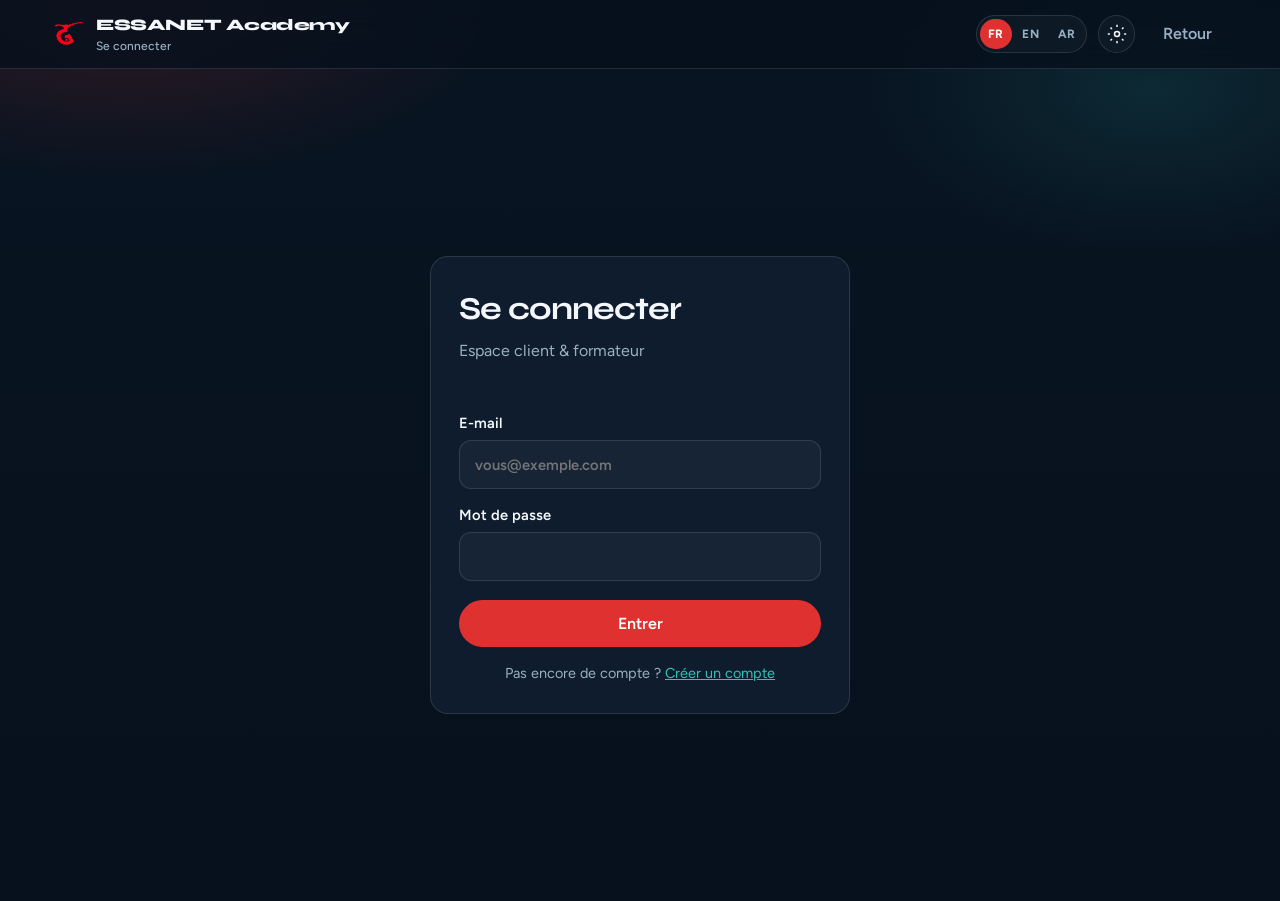
<file: sites/essanet/formation/login.html>
<!DOCTYPE html>
<html lang="fr">
<head>
  <meta charset="UTF-8" />
  <meta name="viewport" content="width=device-width, initial-scale=1" />
  <title>Connexion — ESSANET Academy</title>
  <script>!function(){try{var t=localStorage.getItem("gsmag-academy-theme");document.documentElement.setAttribute("data-theme",t==="light"?"light":"dark")}catch(e){document.documentElement.setAttribute("data-theme","dark")}}()</script>
  <link rel="preconnect" href="https://fonts.googleapis.com" />
  <link rel="preconnect" href="https://fonts.gstatic.com" crossorigin />
  <link href="https://fonts.googleapis.com/css2?family=Figtree:wght@400;500;600;700&family=Syne:wght@700;800&display=swap" rel="stylesheet" />
  <link rel="stylesheet" href="academy.css" />
</head>
<body>
  <header class="ac-header">
    <div class="ac-wrap ac-header-inner">
      <a class="brand" href="index.html">
        <img src="../assets/logo-g.png" alt="GSMAG" />
        <span>ESSANET Academy<small data-ac-i18n="loginTitle">Connexion</small></span>
      </a>
      <nav class="ac-nav">
        <a class="btn btn-ghost" href="index.html" data-ac-i18n="back">Retour</a>
      </nav>
    </div>
  </header>

  <div class="login-shell">
    <form class="login-card" id="loginForm">
      <h1 style="font-family:var(--display); margin:0 0 0.35rem; letter-spacing:-0.03em;" data-ac-i18n="loginTitle">Se connecter</h1>
      <p class="muted" style="margin:0 0 1.25rem;" data-ac-i18n="loginSub">Espace client &amp; formateur</p>
      <p class="error" id="loginError"></p>
      <label>
        <span data-ac-i18n="email">E-mail</span>
        <input type="email" id="email" required autocomplete="username" placeholder="vous@exemple.com" />
      </label>
      <label>
        <span data-ac-i18n="password">Mot de passe</span>
        <input type="password" id="password" required autocomplete="current-password" />
      </label>
      <button class="btn btn-primary" type="submit" style="width:100%; margin-top:0.3rem;" data-ac-i18n="loginSubmit">Entrer</button>
      <p class="muted" style="margin:1rem 0 0; font-size:0.9rem; text-align:center;">
        <span data-ac-i18n="noAccount">Pas encore de compte ?</span>
        <a href="register.html" style="color:var(--teal); text-decoration:underline;" data-ac-i18n="register">Créer un compte</a>
      </p>
    </form>
  </div>

  <script src="data.js"></script>
  <script src="academy.js"></script>
  <script>
    Academy.requireGuest();
    Academy.applyLang(Academy.getLang());
    document.getElementById("loginForm").addEventListener("submit", function (e) {
      e.preventDefault();
      var email = document.getElementById("email").value.trim();
      var password = document.getElementById("password").value;
      var result = Academy.login(email, password);
      if (!result.ok) {
        document.getElementById("loginError").textContent = result.error || "Identifiants incorrects.";
        return;
      }
      location.href = "dashboard.html";
    });
  </script>
</body>
</html>
</file>
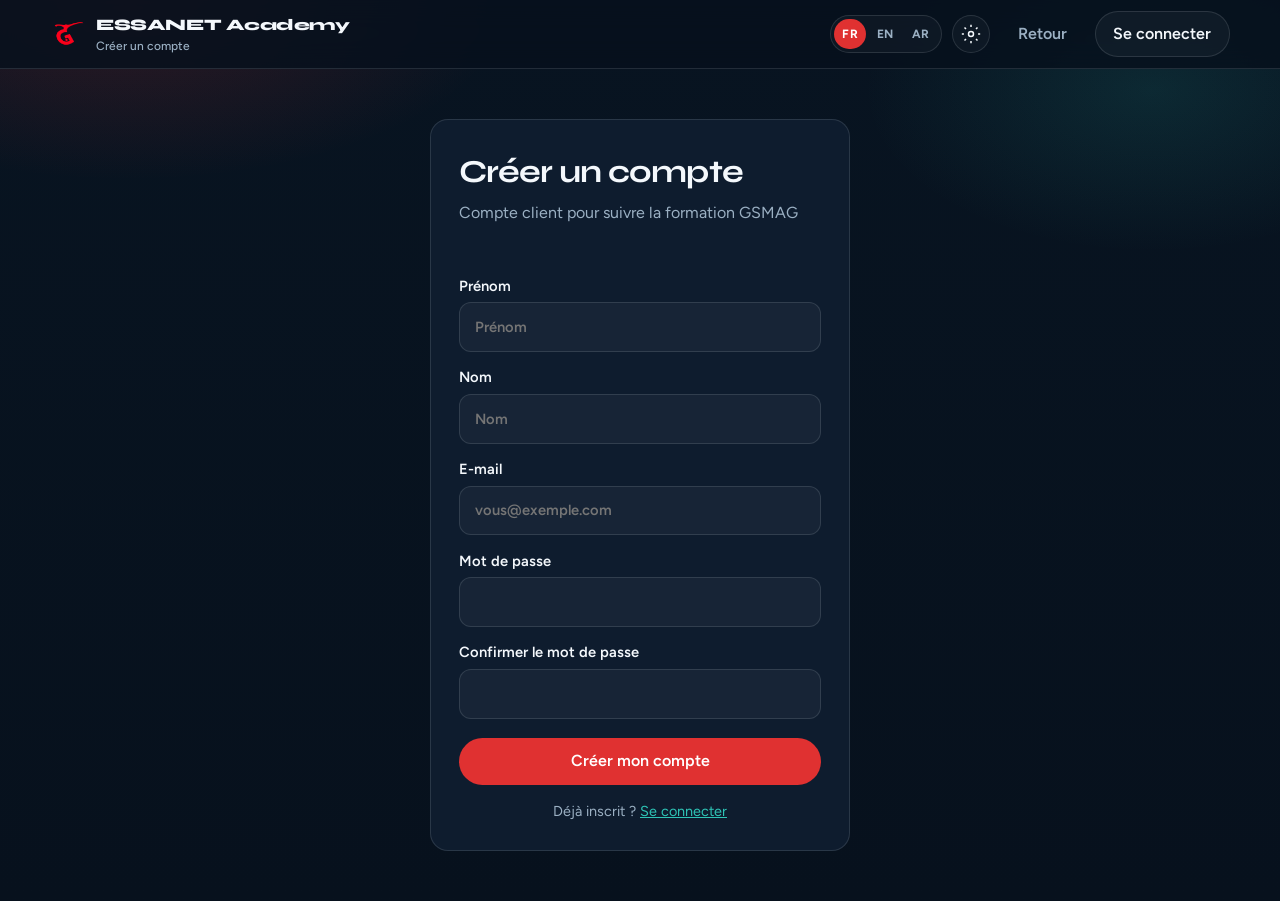
<file: sites/essanet/formation/register.html>
<!DOCTYPE html>
<html lang="fr">
<head>
  <meta charset="UTF-8" />
  <meta name="viewport" content="width=device-width, initial-scale=1" />
  <title>Créer un compte — ESSANET Academy</title>
  <script>!function(){try{var t=localStorage.getItem("gsmag-academy-theme");document.documentElement.setAttribute("data-theme",t==="light"?"light":"dark")}catch(e){document.documentElement.setAttribute("data-theme","dark")}}()</script>
  <link rel="preconnect" href="https://fonts.googleapis.com" />
  <link rel="preconnect" href="https://fonts.gstatic.com" crossorigin />
  <link href="https://fonts.googleapis.com/css2?family=Figtree:wght@400;500;600;700&family=Syne:wght@700;800&display=swap" rel="stylesheet" />
  <link rel="stylesheet" href="academy.css" />
</head>
<body>
  <header class="ac-header">
    <div class="ac-wrap ac-header-inner">
      <a class="brand" href="index.html">
        <img src="../assets/logo-g.png" alt="GSMAG" />
        <span>ESSANET Academy<small data-ac-i18n="registerTitle">Inscription</small></span>
      </a>
      <nav class="ac-nav">
        <a class="btn btn-ghost" href="index.html" data-ac-i18n="back">Retour</a>
        <a class="btn btn-outline" href="login.html" data-ac-i18n="login">Se connecter</a>
      </nav>
    </div>
  </header>

  <div class="login-shell">
    <form class="login-card" id="registerForm">
      <h1 style="font-family:var(--display); margin:0 0 0.35rem; letter-spacing:-0.03em;" data-ac-i18n="registerTitle">Créer un compte</h1>
      <p class="muted" style="margin:0 0 1.25rem;" data-ac-i18n="registerSub">Compte client pour suivre la formation GSMAG</p>
      <p class="error" id="registerError"></p>
      <label>
        <span data-ac-i18n="firstName">Prénom</span>
        <input type="text" id="firstName" required autocomplete="given-name" data-ac-i18n-placeholder="firstName" placeholder="Prénom" />
      </label>
      <label>
        <span data-ac-i18n="lastName">Nom</span>
        <input type="text" id="lastName" required autocomplete="family-name" data-ac-i18n-placeholder="lastName" placeholder="Nom" />
      </label>
      <label>
        <span data-ac-i18n="email">E-mail</span>
        <input type="email" id="email" required autocomplete="username" placeholder="vous@exemple.com" />
      </label>
      <label>
        <span data-ac-i18n="password">Mot de passe</span>
        <input type="password" id="password" required minlength="6" autocomplete="new-password" />
      </label>
      <label>
        <span data-ac-i18n="confirmPassword">Confirmer le mot de passe</span>
        <input type="password" id="password2" required minlength="6" autocomplete="new-password" />
      </label>
      <button class="btn btn-primary" type="submit" style="width:100%; margin-top:0.3rem;" data-ac-i18n="createAccount">Créer mon compte</button>
      <p class="muted" style="margin:1rem 0 0; font-size:0.9rem; text-align:center;">
        <span data-ac-i18n="hasAccount">Déjà inscrit ?</span>
        <a href="login.html" style="color:var(--teal); text-decoration:underline;" data-ac-i18n="login">Se connecter</a>
      </p>
    </form>
  </div>

  <script src="data.js"></script>
  <script src="academy.js"></script>
  <script>
    Academy.requireGuest();
    Academy.applyLang(Academy.getLang());
    document.getElementById("registerForm").addEventListener("submit", function (e) {
      e.preventDefault();
      var firstName = document.getElementById("firstName").value.trim();
      var lastName = document.getElementById("lastName").value.trim();
      var email = document.getElementById("email").value.trim();
      var password = document.getElementById("password").value;
      var password2 = document.getElementById("password2").value;
      var err = document.getElementById("registerError");
      if (password !== password2) {
        err.textContent = "Les mots de passe ne correspondent pas.";
        return;
      }
      var result = Academy.register({ firstName: firstName, lastName: lastName, email: email, password: password });
      if (!result.ok) {
        err.textContent = result.error || "Impossible de créer le compte.";
        return;
      }
      location.href = "dashboard.html";
    });
  </script>
</body>
</html>
</file>
<file: styles.css>
:root {
  --ink: #f4f1ec;
  --ink-2: rgba(244, 241, 236, .72);
  --muted: rgba(244, 241, 236, .5);
  --bg: #141210;
  --bg-alt: transparent;
  --card: rgba(20, 18, 16, .55);
  --line: rgba(255, 255, 255, .12);
  --navy: #f4f1ec;
  --indigo: #2c5578;
  --amber: #3d6f99;
  --amber-soft: #e6eef4;
  --radius: 18px;
  --shadow: 0 1px 2px rgba(28, 25, 23, .04), 0 8px 24px rgba(28, 25, 23, .06);
  --shadow-lg: 0 20px 50px rgba(28, 25, 23, .14);
  --font: "Outfit", system-ui, -apple-system, "Segoe UI", sans-serif;
  --display: "Fraunces", Georgia, serif;
}

* { box-sizing: border-box; margin: 0; padding: 0; }
html { scroll-behavior: smooth; scroll-padding-top: 80px; }
body { font-family: var(--font); color: var(--ink); line-height: 1.6; -webkit-font-smoothing: antialiased;
  background-color: #141210;
  background-image:
    linear-gradient(rgba(255,255,255,.045) 1px, transparent 1px),
    linear-gradient(90deg, rgba(255,255,255,.045) 1px, transparent 1px),
    radial-gradient(700px 480px at 92% 0%, rgba(61, 111, 153, .42), transparent 60%),
    radial-gradient(520px 520px at 0% 100%, rgba(61, 111, 153, .22), transparent 65%);
  background-size: 72px 72px, 72px 72px, auto, auto;
  background-attachment: fixed; }
img { max-width: 100%; display: block; }
a { color: inherit; text-decoration: none; }
h1, h2, h3, h4 { font-family: var(--display); line-height: 1.15; letter-spacing: -.02em; }
.wrap { width: min(1180px, 92vw); margin: 0 auto; }

.nav { position: fixed; inset: 0 0 auto 0; z-index: 50; display: flex; align-items: center; justify-content: space-between; padding: 18px 4vw; transition: background .3s, box-shadow .3s, padding .3s; color: #fff; }
.progress { position: absolute; left: 0; bottom: 0; height: 2px; width: var(--p, 0%); background: var(--amber); pointer-events: none; }
::selection { background: #3d6f99; color: #fff; }
.nav-links a.active { opacity: 1; color: var(--amber); }
.nav.scrolled { background: rgba(20, 18, 16, .82); backdrop-filter: blur(14px); box-shadow: 0 1px 0 var(--line); color: #fff; padding: 12px 4vw; }
.brand { display: flex; align-items: center; gap: 10px; font-weight: 600; font-family: var(--font); }
.brand-mark { width: 36px; height: 36px; border-radius: 50%; object-fit: cover; object-position: center 18%; }
.nav-links { display: flex; align-items: center; gap: 18px; font-size: 14.5px; font-weight: 500; }
.nav-links a { opacity: .85; transition: opacity .2s; }
.nav-links a:hover { opacity: 1; }
.nav-cta { padding: 9px 18px; border-radius: 999px; border: 1.5px solid currentColor; opacity: 1 !important; }
.langs { display: flex; align-items: center; gap: 4px; margin-inline-start: 16px; }
.langs button { background: transparent; color: inherit; border: 1px solid rgba(255,255,255,.3); border-radius: 999px; padding: 5px 9px; font: 600 12px/1 var(--font); letter-spacing: .04em; cursor: pointer; }
.langs button.on, .langs button:hover { background: var(--amber); border-color: var(--amber); color: #fff; }
html[dir="rtl"] { font-family: "Noto Naskh Arabic", var(--font); }
html[dir="rtl"] body { font-family: "Noto Naskh Arabic", var(--font); }
html[dir="rtl"] h1, html[dir="rtl"] h2, html[dir="rtl"] h3, html[dir="rtl"] h4 { font-family: "Noto Naskh Arabic", var(--display); letter-spacing: 0; }
html[dir="rtl"] .progress { left: auto; right: 0; }
html[dir="rtl"] .hero-card, html[dir="rtl"] .hc-code { direction: ltr; text-align: left; }
.burger { display: none; background: none; border: 0; cursor: pointer; width: 32px; height: 24px; flex-direction: column; justify-content: center; gap: 7px; }
.burger span { display: block; height: 2px; background: currentColor; border-radius: 2px; }

.hero { position: relative; padding: 150px 0 70px; color: #fff; overflow: hidden; }
.hero-bg { display: none; position: absolute; inset: 0; background:
  radial-gradient(700px 480px at 92% 8%, rgba(61, 111, 153, .42), transparent 60%),
  radial-gradient(520px 420px at 8% 100%, rgba(61, 111, 153, .28), transparent 65%),
  linear-gradient(165deg, #2a2420 0%, #1c1917 48%, #141210 100%); z-index: -2; }
.hero-bg::after { content: ""; position: absolute; width: 420px; height: 420px; right: -80px; bottom: -160px; border-radius: 50%; background: radial-gradient(circle, rgba(61, 111, 153, .26), transparent 68%); }
.hero-bg::before { content: ""; position: absolute; inset: 0; background-image: linear-gradient(rgba(255,255,255,.04) 1px, transparent 1px), linear-gradient(90deg, rgba(255,255,255,.04) 1px, transparent 1px); background-size: 72px 72px; mask-image: linear-gradient(to bottom, #000 20%, transparent 85%); }
.hero-grid { display: grid; grid-template-columns: minmax(0, 1fr) auto; gap: 48px; align-items: center; }
.eyebrow { display: inline-flex; align-items: center; gap: 10px; font-size: 14px; font-weight: 500; padding: 7px 14px; border-radius: 999px; background: rgba(255,255,255,.1); border: 1px solid rgba(255,255,255,.18); margin-bottom: 26px; }
.dot { width: 8px; height: 8px; border-radius: 50%; background: #4ade80; box-shadow: 0 0 0 4px rgba(74, 222, 128, .25); }
.hero h1 { font-size: clamp(36px, 5vw, 60px); font-weight: 700; margin-bottom: 22px; }
html[dir="rtl"] .hero h1 { direction: ltr; text-align: right; }
.hl { color: var(--amber); }
.lead { font-size: 18px; color: rgba(255,255,255,.82); max-width: 600px; margin-bottom: 32px; }
.hero-actions { display: flex; flex-wrap: wrap; gap: 14px; margin-bottom: 30px; }
.hero-social { display: flex; flex-wrap: wrap; gap: 22px; font-size: 14px; color: rgba(255,255,255,.75); }
.hero-social a { border-bottom: 1px solid rgba(255,255,255,.3); padding-bottom: 2px; transition: color .2s, border-color .2s; }
.hero-social a:hover { color: var(--amber); border-color: var(--amber); }

.btn { display: inline-flex; align-items: center; justify-content: center; gap: 8px; padding: 14px 24px; border-radius: 999px; font-weight: 600; font-size: 15px; transition: transform .2s, box-shadow .2s, background .2s; cursor: pointer; border: 0; }
.btn:hover { transform: translateY(-2px); }
.btn-primary { background: var(--amber); color: #fff; box-shadow: 0 10px 30px rgba(61, 111, 153, .28); }
.btn-ghost { background: rgba(255,255,255,.08); color: #fff; border: 1.5px solid rgba(255,255,255,.35); }
.btn-light { background: #fff; color: var(--navy); }
.btn-outline { border: 1.5px solid rgba(255,255,255,.5); color: #fff; }

.hero-portrait { margin: 0; justify-self: start; width: 240px; }
.hero-portrait img { width: 100%; aspect-ratio: 4 / 5; object-fit: cover; object-position: center 18%; border-radius: 22px; border: 1px solid rgba(255,255,255,.16); box-shadow: 0 0 0 1px rgba(61,111,153,.35), 0 24px 50px rgba(0,0,0,.4); }
.hero-card { background: #f7f4ef; color: #1c1917; border: 1px solid rgba(255,255,255,.14); border-radius: 20px; box-shadow: 0 30px 80px rgba(0,0,0,.35); overflow: hidden; }
.hc-head { display: flex; align-items: center; gap: 7px; padding: 14px 18px; border-bottom: 1px solid rgba(28,25,23,.1); }
.hc-dot { width: 11px; height: 11px; border-radius: 50%; background: #ff5f57; }
.hc-dot:nth-child(2) { background: #febc2e; }
.hc-dot:nth-child(3) { background: #28c840; }
.hc-title { margin-left: 10px; font-size: 13px; color: #6d675f; font-family: ui-monospace, Consolas, monospace; }
.hc-code { padding: 22px 24px 26px; font-family: ui-monospace, "Cascadia Code", Consolas, monospace; font-size: 14px; line-height: 1.75; color: #1c1917; white-space: pre; overflow-x: auto; }
.hc-code .k { color: #2c5578; }
.hc-code .s { color: #3d6f99; }

.stats { display: grid; grid-template-columns: repeat(4, 1fr); margin-top: 70px; background: rgba(255,255,255,.06); border: 1px solid rgba(255,255,255,.12); border-radius: var(--radius); backdrop-filter: blur(8px); }
.stat { padding: 26px 24px; border-right: 1px solid rgba(255,255,255,.1); }
.stat:last-child { border-right: 0; }
.stat b { display: block; font-family: var(--display); font-size: 40px; font-weight: 700; color: var(--amber); line-height: 1.1; }
.stat span { font-size: 14px; color: rgba(255,255,255,.75); }

.section { padding: 110px 0; }
.section.alt { background: var(--bg-alt); }
.section-head { margin-bottom: 50px; max-width: 720px; }
.kicker { font-size: 13px; font-weight: 700; letter-spacing: .14em; text-transform: uppercase; color: #9ec0d8; margin-bottom: 12px; }
.kicker.light { color: var(--amber); }
.section h2, .chapter h3 { font-size: clamp(30px, 3.6vw, 44px); font-weight: 700; }
.section-sub { margin-top: 14px; color: var(--ink-2); font-size: 17px; }

.about { padding-top: 20px; margin-top: 0; position: relative; z-index: 2; }
.about-row { display: grid; grid-template-columns: 260px 1fr; gap: 48px; align-items: center; }
.portrait { margin: 0; }
.portrait img { width: 100%; aspect-ratio: 4 / 5; object-fit: cover; object-position: center 12%; border-radius: 22px; border: 1px solid rgba(255,255,255,.14); box-shadow: 0 24px 60px rgba(0,0,0,.35); }
.spread { background: transparent; border: 0; border-radius: 0; padding: 0; box-shadow: none; }
.spread h2 { max-width: 16ch; margin-bottom: 18px; }
.about-me { margin: 0 0 26px; max-width: 62ch; font-size: 17px; line-height: 1.65; color: var(--ink-2); }
.about-text { display: grid; grid-template-columns: 1.15fr .85fr; gap: 36px; align-items: start; }
.about-text p:first-child { font-family: var(--display); font-size: clamp(22px, 2.4vw, 30px); line-height: 1.3; color: var(--ink); letter-spacing: -.02em; }
.about-text p:last-child { font-size: 16.5px; color: var(--ink-2); padding-top: 8px; border-top: 1px solid var(--line); }

.timeline { position: relative; display: grid; gap: 26px; }
.timeline::before { content: ""; position: absolute; left: 199px; top: 10px; bottom: 10px; width: 2px; background: linear-gradient(var(--indigo), var(--amber)); opacity: .35; }
.tl-item { display: grid; grid-template-columns: 170px 1fr; gap: 60px; }
.tl-meta { text-align: right; padding-top: 22px; }
.tl-date { font-family: var(--display); font-weight: 650; font-size: 22px; line-height: 1.15; }
.tl-length { display: inline-block; margin-top: 6px; font-size: 12px; font-weight: 700; color: #d7e6f2; background: rgba(61, 111, 153, .28); padding: 4px 10px; border-radius: 999px; }
.tl-card { position: relative; background: #f7f4ef; color: #1c1917; border: 1px solid rgba(255,255,255,.14); border-radius: var(--radius); padding: 28px 30px 28px 34px; box-shadow: inset 4px 0 0 var(--amber), var(--shadow); }
.tl-card::before { content: ""; position: absolute; left: -40px; top: 26px; width: 14px; height: 14px; border-radius: 50%; background: #1c1917; border: 3px solid #9ec0d8; }
.tl-org { font-size: 22px; font-weight: 700; color: #1c1917; }
.tl-sub { font-size: 14px; color: #6d675f; margin-bottom: 4px; }
.tl-role { font-weight: 600; color: #2c5578; margin-bottom: 14px; }
.tl-card ul { list-style: none; display: grid; gap: 8px; margin-bottom: 18px; }
.tl-card li { position: relative; padding-left: 20px; color: #3f3a36; }
.tl-card li::before { content: ""; position: absolute; left: 0; top: 10px; width: 8px; height: 8px; border-radius: 2px; background: var(--amber); }
.tags { display: flex; flex-wrap: wrap; gap: 7px; }
.tag { font-size: 12.5px; font-weight: 600; padding: 4px 11px; border-radius: 999px; background: rgba(61, 111, 153, .42); color: #e8f2f8; border: 1px solid rgba(158, 192, 216, .55); }
.tl-card .tag { background: #3d6f99; color: #fff; border-color: #3d6f99; }
.tl-projects { margin-top: 18px; padding-top: 16px; border-top: 1px dashed rgba(28,25,23,.15); display: flex; flex-wrap: wrap; gap: 8px; align-items: center; }
.tl-projects > span { font-size: 13px; color: #6d675f; margin-right: 4px; }
.tl-card .chip-link { background: #3d6f99; color: #fff; }
.chip-link { display: inline-flex; font-size: 13px; font-weight: 600; padding: 6px 12px; border-radius: 10px; background: rgba(61, 111, 153, .28); color: #d7e6f2; cursor: pointer; border: 0; font-family: inherit; transition: background .2s, color .2s; }
.chip-link:hover { background: var(--amber); color: #fff; }

.projects { padding-bottom: 0; }
.projects > .wrap .section-head { margin-bottom: 0; }
.chapter { scroll-margin-top: 80px; padding: 78px 0; }
#professionnel { padding-top: 20px; }
.chapter-ink { background: transparent; color: inherit; }
.chapter-ink .group-head p { color: rgba(255,255,255,.72); }
.chapter-ink .group-head .kicker { color: var(--amber); }
.chapter-ink .subsection { color: var(--ink); }
.chapter-uni { background: transparent; }
.chapter-uni .group-head h3 { font-size: clamp(40px, 5.4vw, 68px); max-width: 12ch; }
.chapter-sand { background: transparent; }
.chapter-sand .group-head h3 { font-size: clamp(40px, 5.4vw, 68px); max-width: 14ch; }
.group-head { margin-bottom: 28px; max-width: 760px; }
.group-head p { color: var(--ink-2); margin-top: 8px; font-size: 17px; }
.subgroup { font-size: 13px; font-weight: 700; letter-spacing: .08em; text-transform: uppercase; color: var(--indigo); margin: 8px 0 16px; }
.subsection { scroll-margin-top: 96px; background: transparent; border: 0; border-radius: 0; padding: 0; box-shadow: none; }
.subsection-head { margin-bottom: 22px; padding-bottom: 0; border-bottom: 0; }
.subsection-head h4 { font-size: 28px; }
.subsection-head p { color: var(--ink-2); margin-top: 4px; font-size: 15px; }
.grid-gap, .subsection-gap { margin-top: 64px; }
@media (max-width: 760px) {
  .subsection { padding: 18px 14px 16px; }
}

.grid { display: grid; grid-template-columns: repeat(3, 1fr); gap: 22px; }
.more-bar { display: flex; flex-wrap: wrap; gap: 12px; margin-top: 26px; }
.more-bar[hidden] { display: none; }
.card { background: #f7f4ef; color: #1c1917; border: 1px solid rgba(255,255,255,.14); border-radius: 22px; overflow: hidden; cursor: pointer; display: flex; flex-direction: column; transition: transform .25s, box-shadow .25s; box-shadow: var(--shadow); }
.card:hover { transform: translateY(-6px); box-shadow: var(--shadow-lg); }
.card .body { border-top: 3px solid transparent; transition: border-color .25s; }
.card:hover .body { border-top-color: var(--amber); }
.card .media { position: relative; aspect-ratio: 16 / 9; overflow: hidden; background: #f7f3ee; margin: 10px 10px 0; border-radius: 14px; }
.card .media img { width: 100%; height: 100%; object-fit: contain; object-position: center; }
.card .body { padding: 20px 22px 22px; display: flex; flex-direction: column; gap: 8px; flex: 1; }
.card h3 { font-size: 18px; color: #1c1917; }
.card p { font-size: 14.5px; color: #5c564e; }
.card .ctx { color: #6d675f; }
.card .tags { margin-top: auto; padding-top: 8px; }
.card .tag { font-size: 11.5px; padding: 3px 9px; background: #3d6f99; color: #fff; border-color: #3d6f99; }
.ctx { display: flex; gap: 8px; align-items: center; font-size: 13px; color: var(--muted); font-weight: 500; }
.badge { font-size: 11.5px; font-weight: 700; text-transform: uppercase; letter-spacing: .06em; padding: 4px 9px; border-radius: 6px; }
.badge.Stage { background: #e6eef4; color: #2c5578; }
.badge.Académique { background: #e7efe8; color: #3d5c45; }
.badge.Personnel { background: #e6eef4; color: #2c5578; }
.badge.Entrepreneuriat { background: #f3ebe6; color: #6b4e42; }
.badge.Expérience { background: #e6eef4; color: #2c5578; }

.cover { position: absolute; inset: 0; display: flex; flex-direction: column; justify-content: space-between; padding: 22px; color: #fff; overflow: hidden; }
.cover::before { content: ""; position: absolute; width: 260px; height: 260px; right: -70px; bottom: -110px; border-radius: 50%; border: 34px solid rgba(255,255,255,.14); }
.cover-org { position: relative; z-index: 1; font-size: 12px; font-weight: 600; letter-spacing: .08em; text-transform: uppercase; opacity: .8; }
.cover-title { position: relative; z-index: 1; font-family: var(--display); font-size: 22px; font-weight: 700; line-height: 1.2; max-width: 85%; }
.cover-stack { position: relative; z-index: 1; display: flex; gap: 6px; flex-wrap: wrap; }
.cover-stack span { font-size: 11px; padding: 3px 8px; border-radius: 6px; background: rgba(255,255,255,.16); }
img[src$="coran.png"] { object-position: center top !important; }

.skills { display: grid; gap: 0; }
.skill { display: grid; grid-template-columns: 200px 1fr; gap: 28px; align-items: start; background: transparent; border: 0; border-top: 1px solid var(--line); border-radius: 0; padding: 28px 4px; box-shadow: none; }
.skill:last-child { border-bottom: 1px solid var(--line); }
.skill h3 { font-size: 26px; margin: 0; display: block; }
.skill h3::before { content: none; }
.skill .tags { gap: 8px; }
.skill .tag { background: rgba(61, 111, 153, .42); border-color: rgba(158, 192, 216, .55); color: #e8f2f8; font-size: 13.5px; padding: 7px 13px; }

.edu-grid { display: grid; grid-template-columns: .7fr 1.3fr; gap: 60px; }
.edu-list { position: relative; padding-left: 28px; }
.edu-list::before { content: ""; position: absolute; left: 4px; top: 8px; bottom: 8px; width: 2px; background: linear-gradient(var(--indigo), var(--amber)); opacity: .4; }
.edu-item { position: relative; display: grid; grid-template-columns: 130px 1fr; gap: 20px; padding: 22px 0; border-bottom: 1px solid var(--line); }
.edu-item::before { content: ""; position: absolute; left: -28px; top: 28px; width: 12px; height: 12px; border-radius: 50%; background: #1c1917; border: 3px solid #9ec0d8; }
.edu-item:first-child { padding-top: 0; }
.edu-date { font-weight: 600; color: #9ec0d8; font-size: 14px; padding-top: 3px; }
.edu-item h3 { font-size: 18px; margin-bottom: 4px; }
.edu-item p { color: var(--muted); font-size: 15px; }
.certs { display: grid; grid-template-columns: repeat(3, 1fr); gap: 14px; margin-top: 28px; }
.cert { background: var(--card); border: 1px solid var(--line); border-radius: 14px; padding: 18px; }
.cert b { display: block; font-size: 15px; margin-bottom: 4px; }
.cert span { font-size: 13.5px; color: var(--muted); }

.contact { padding-top: 80px; }
.contact-box { position: relative; overflow: hidden; display: grid; grid-template-columns: 1.2fr .8fr; gap: 40px; align-items: end; background: transparent; color: #fff; border-radius: 0; padding: 0; text-align: left; }
.contact-box::after { content: none; }
.contact-box > * { position: relative; z-index: 1; }
.contact-box h2 { color: #fff; max-width: 14ch; margin: 0 0 16px; }
.contact-box p { color: rgba(255,255,255,.78); font-size: 17px; }
.contact-panel { display: grid; gap: 10px; background: rgba(255,255,255,.06); border: 1px solid rgba(255,255,255,.14); border-radius: 18px; padding: 22px; }
.contact-panel a { display: block; padding: 12px 14px; border-radius: 12px; background: rgba(255,255,255,.08); font-weight: 600; }
.contact-panel a:hover { background: var(--amber); }
.contact-meta { font-size: 14px; color: rgba(255,255,255,.65) !important; line-height: 1.6; margin-top: 6px; }
.footer { padding: 30px 0 40px; text-align: center; font-size: 14px; color: var(--muted); }

.modal { position: fixed; inset: 0; z-index: 100; display: none; }
.modal.open { display: block; }
.modal-backdrop { position: absolute; inset: 0; background: rgba(28, 25, 23, .62); backdrop-filter: blur(4px); animation: fade .25s; }
.modal-panel { position: relative; width: min(920px, 94vw); max-height: 90vh; overflow-y: auto; margin: 5vh auto; background: #1a1816; border: 1px solid rgba(255,255,255,.1); border-radius: 24px; box-shadow: 0 40px 100px rgba(0,0,0,.3); animation: rise .3s ease-out; }
.modal-close { position: sticky; top: 14px; float: right; margin: 14px 14px 0 0; z-index: 3; width: 40px; height: 40px; border-radius: 50%; border: 0; background: rgba(255,255,255,.95); box-shadow: var(--shadow); font-size: 24px; cursor: pointer; color: #1c1917; }
.m-hero { position: relative; aspect-ratio: 16 / 9; overflow: hidden; background: #f7f3ee; }
.m-hero img, .m-hero .cover { width: 100%; height: 100%; object-fit: contain; object-position: center; }
.m-hero img { cursor: zoom-in; }
.m-content { padding: 34px 44px 44px; }
.m-content h2 { font-size: 32px; margin: 10px 0 8px; }
.m-tagline { font-size: 18px; color: var(--ink-2); margin-bottom: 22px; }
.m-team { background: rgba(61, 111, 153, .22); border-left: 4px solid var(--amber); padding: 12px 16px; border-radius: 8px; font-size: 14.5px; margin-bottom: 24px; color: #f4f1ec; }
.m-content h4 { font-size: 13px; letter-spacing: .12em; text-transform: uppercase; color: #9ec0d8; margin: 28px 0 12px; font-family: var(--font); }
.m-content p { color: var(--ink-2); }
.m-content ul { list-style: none; display: grid; gap: 10px; }
.m-content li { position: relative; padding-left: 22px; color: var(--ink-2); }
.m-content li::before { content: ""; position: absolute; left: 0; top: 10px; width: 8px; height: 8px; border-radius: 2px; background: var(--amber); }
.m-metrics { display: grid; grid-template-columns: repeat(auto-fit, minmax(150px, 1fr)); gap: 12px; }
.m-metric { background: rgba(255,255,255,.06); border-radius: 14px; padding: 16px 18px; }
.m-metric b { display: block; font-family: var(--display); font-size: 26px; color: #9ec0d8; line-height: 1.2; }
.m-metric span { font-size: 13px; color: var(--ink-2); }
.m-gallery { display: grid; grid-template-columns: repeat(auto-fill, minmax(200px, 1fr)); gap: 12px; }
.m-gallery img { border-radius: 12px; border: 1px solid var(--line); aspect-ratio: 16 / 10; object-fit: contain; object-position: center; background: #f7f3ee; cursor: zoom-in; }
.m-links { display: flex; gap: 10px; flex-wrap: wrap; margin-top: 28px; }
.m-links a { padding: 11px 20px; border-radius: 999px; font-weight: 600; font-size: 14px; background: var(--amber); color: #fff; }
.m-links a + a { background: transparent; color: #f4f1ec; border: 1.5px solid rgba(255,255,255,.4); }

.lightbox { position: fixed; inset: 0; z-index: 200; background: rgba(8, 8, 25, .92); display: none; align-items: center; justify-content: center; padding: 4vh 4vw; cursor: zoom-out; }
.lightbox.open { display: flex; }
.lightbox img { max-height: 92vh; max-width: 92vw; border-radius: 10px; box-shadow: 0 30px 80px rgba(0,0,0,.5); }
@keyframes fade { from { opacity: 0; } }
@keyframes rise { from { opacity: 0; transform: translateY(24px); } }
.reveal { opacity: 0; transform: translateY(26px); transition: opacity .7s ease, transform .7s ease; }
.reveal.in { opacity: 1; transform: none; }

@media (max-width: 1024px) {
  .hero-grid, .edu-grid, .about-text, .about-row, .contact-box { grid-template-columns: 1fr; gap: 28px; }
  .portrait { max-width: 280px; }
  .hero-portrait { width: 200px; }
  .grid { grid-template-columns: repeat(2, 1fr); }
  .skill { grid-template-columns: 1fr; gap: 12px; }
  .stats { grid-template-columns: repeat(2, 1fr); }
  .stat:nth-child(2) { border-right: 0; }
  .stat:nth-child(-n+2) { border-bottom: 1px solid rgba(255,255,255,.1); }
  .spread { padding: 36px 28px; }
}
@media (max-width: 760px) {
  .nav-links { position: fixed; inset: 64px 0 auto 0; flex-direction: column; gap: 0; background: var(--bg); color: var(--ink); box-shadow: var(--shadow-lg); display: none; }
  .nav-links.open { display: flex; }
  .nav-links a { padding: 16px; width: 100%; text-align: center; border-bottom: 1px solid var(--line); }
  .nav-cta { border: 0; border-radius: 0; }
  .burger { display: flex; }
  .hero { padding-top: 120px; }
  .grid, .skills, .certs { grid-template-columns: 1fr; }
  .timeline::before { left: 7px; }
  .tl-item { grid-template-columns: 1fr; gap: 10px; padding-left: 34px; }
  .tl-meta { text-align: left; padding-top: 0; display: flex; gap: 10px; align-items: center; }
  .tl-length { margin-top: 0; }
  .tl-card::before { left: -34px; top: -30px; }
  .section { padding: 80px 0; }
  .m-content { padding: 26px 22px 32px; }
  .contact-box { padding: 36px 22px; }
  .edu-item { grid-template-columns: 1fr; gap: 4px; }
  .chapter { padding: 56px 0; }
  #professionnel { padding-top: 12px; }
  .chapter-uni .group-head h3, .chapter-sand .group-head h3 { font-size: 36px; }
}
</file>
<file: sites/essanet/styles.css>
:root {
  --ocean: #0b2740;
  --ocean-deep: #061523;
  --sky: #e8f2fa;
  --foam: #ffffff;
  --mist: #c5d8e8;
  --muted: #9bb4c9;
  --red: #e03131;
  --red-deep: #b81f1f;
  --gold: #f0c75e;
  --glass: rgba(8, 28, 48, 0.55);
  --glass-strong: rgba(6, 21, 35, 0.72);
  --line: rgba(232, 242, 250, 0.16);
  --shadow: 0 24px 60px rgba(0, 0, 0, 0.35);
  --radius: 18px;
  --font-display: "Syne", system-ui, sans-serif;
  --font-body: "Figtree", system-ui, sans-serif;
  --header-h: 76px;
}

*,
*::before,
*::after {
  box-sizing: border-box;
}

html {
  scroll-behavior: smooth;
}

body {
  margin: 0;
  font-family: var(--font-body);
  color: var(--foam);
  line-height: 1.55;
  overflow-x: hidden;
  min-height: 100vh;
  background-color: var(--ocean-deep);
  background-image:
    linear-gradient(180deg, rgba(6, 21, 35, 0.55) 0%, rgba(6, 21, 35, 0.72) 45%, rgba(6, 21, 35, 0.88) 100%),
    url("assets/bg-whale.png");
  background-size: cover;
  background-position: center center;
  background-attachment: fixed;
  background-repeat: no-repeat;
}

img {
  max-width: 100%;
  display: block;
}

a {
  color: inherit;
  text-decoration: none;
}

button,
input {
  font: inherit;
}

.noise {
  pointer-events: none;
  position: fixed;
  inset: 0;
  z-index: 1000;
  opacity: 0.04;
  background-image: url("data:image/svg+xml,%3Csvg viewBox='0 0 200 200' xmlns='http://www.w3.org/2000/svg'%3E%3Cfilter id='n'%3E%3CfeTurbulence type='fractalNoise' baseFrequency='0.85' numOctaves='3' stitchTiles='stitch'/%3E%3C/filter%3E%3Crect width='100%25' height='100%25' filter='url(%23n)'/%3E%3C/svg%3E");
}

/* Header */
.site-header {
  position: fixed;
  top: 0;
  left: 0;
  right: 0;
  z-index: 50;
  height: var(--header-h);
  display: flex;
  align-items: center;
  justify-content: space-between;
  gap: 1rem;
  padding: 0 clamp(1.25rem, 4vw, 3rem);
  background: rgba(6, 21, 35, 0.35);
  backdrop-filter: blur(16px);
  border-bottom: 1px solid transparent;
  transition: border-color 0.3s, background 0.3s;
}

.site-header.is-scrolled {
  border-bottom-color: var(--line);
  background: rgba(6, 21, 35, 0.78);
}

.logo {
  display: inline-flex;
  align-items: center;
  gap: 0.7rem;
  font-family: var(--font-display);
  font-weight: 800;
  letter-spacing: -0.03em;
  color: var(--foam);
}

.logo-mark {
  width: 2.75rem;
  height: 2.75rem;
  object-fit: contain;
  display: block;
  background: transparent;
  border-radius: 0;
  box-shadow: none;
  filter: drop-shadow(0 6px 14px rgba(0, 0, 0, 0.45));
  flex-shrink: 0;
}

.logo-text {
  font-size: 1.4rem;
}

.nav {
  display: flex;
  gap: 1.5rem;
}

.nav a {
  font-size: 0.95rem;
  font-weight: 500;
  color: var(--mist);
  transition: color 0.2s;
}

.nav a:hover {
  color: var(--foam);
}

.header-actions {
  display: flex;
  align-items: center;
  gap: 0.65rem;
}

.lang-switch {
  display: inline-flex;
  align-items: center;
  gap: 0.2rem;
  padding: 0.2rem;
  border-radius: 999px;
  border: 1px solid var(--line);
  background: rgba(255, 255, 255, 0.06);
}

.lang-btn {
  border: 0;
  background: transparent;
  color: var(--mist);
  font: inherit;
  font-size: 0.78rem;
  font-weight: 700;
  letter-spacing: 0.04em;
  padding: 0.4rem 0.55rem;
  border-radius: 999px;
  cursor: pointer;
  transition: background 0.2s, color 0.2s;
}

.lang-btn:hover {
  color: var(--foam);
}

.lang-btn.is-active {
  background: var(--red);
  color: #fff;
}

body.is-ar {
  font-family: "Cairo", var(--font-body);
}

body.is-ar .brand-signal,
body.is-ar h1,
body.is-ar h2,
body.is-ar h3,
body.is-ar .logo-text,
body.is-ar .feature-num {
  font-family: "Cairo", var(--font-display);
}

html[dir="rtl"] .hero-content,
html[dir="rtl"] .section-head,
html[dir="rtl"] .about-copy,
html[dir="rtl"] .formation-panel,
html[dir="rtl"] .contact-card,
html[dir="rtl"] .version-body,
html[dir="rtl"] .tech-copy,
html[dir="rtl"] .download-spotlight,
html[dir="rtl"] .download-link,
html[dir="rtl"] .feature-list li,
html[dir="rtl"] .footer-brand,
html[dir="rtl"] .modal-panel {
  text-align: right;
}

html[dir="rtl"] .feature-list li {
  grid-template-columns: 1fr auto;
}

html[dir="rtl"] .feature-num {
  order: 2;
}

html[dir="rtl"] .modal-close {
  right: auto;
  left: 0.9rem;
}

.nav-toggle {
  display: none;
  width: 2.5rem;
  height: 2.5rem;
  border: 0;
  background: transparent;
  flex-direction: column;
  justify-content: center;
  gap: 6px;
  cursor: pointer;
  padding: 0;
}

.nav-toggle span {
  display: block;
  height: 2px;
  width: 100%;
  background: var(--foam);
  transition: transform 0.25s, opacity 0.25s;
}

.nav-toggle[aria-expanded="true"] span:first-child {
  transform: translateY(4px) rotate(45deg);
}

.nav-toggle[aria-expanded="true"] span:last-child {
  transform: translateY(-4px) rotate(-45deg);
}

/* Buttons */
.btn {
  display: inline-flex;
  align-items: center;
  justify-content: center;
  gap: 0.5rem;
  border: 1px solid transparent;
  border-radius: 999px;
  padding: 0.7rem 1.2rem;
  font-weight: 600;
  cursor: pointer;
  transition: transform 0.2s, background 0.2s, color 0.2s, border-color 0.2s, box-shadow 0.2s;
  white-space: nowrap;
}

.btn:hover {
  transform: translateY(-1px);
}

.btn-primary {
  background: var(--red);
  color: #fff;
  box-shadow: 0 10px 28px rgba(224, 49, 49, 0.35);
}

.btn-primary:hover {
  background: var(--red-deep);
}

.btn-outline {
  border-color: rgba(255, 255, 255, 0.45);
  color: var(--foam);
  background: rgba(255, 255, 255, 0.08);
}

.btn-outline:hover {
  background: rgba(255, 255, 255, 0.16);
}

.btn-ghost {
  background: transparent;
  color: var(--foam);
  border-color: transparent;
}

.btn-ghost:hover {
  background: rgba(255, 255, 255, 0.08);
}

.btn-light {
  background: var(--foam);
  color: var(--ocean-deep);
}

.btn-lg {
  padding: 0.95rem 1.55rem;
  font-size: 1.05rem;
}

.btn-icon {
  width: 1.35rem;
  height: 1.35rem;
  object-fit: contain;
}

.btn-icon.round {
  border-radius: 4px;
}

/* Hero */
.hero {
  min-height: 100vh;
  min-height: 100dvh;
  display: grid;
  align-content: center;
  padding: calc(var(--header-h) + 2rem) clamp(1.25rem, 4vw, 3rem) 4rem;
  position: relative;
  color: var(--foam);
  overflow: hidden;
  background: transparent;
}

.hero-bg {
  display: none;
}

.hero-content {
  position: relative;
  z-index: 1;
  max-width: 720px;
  padding-bottom: 1.5rem;
}

.brand-signal {
  margin: 0 0 0.75rem;
  font-family: var(--font-display);
  font-weight: 800;
  font-size: clamp(3.8rem, 13vw, 8rem);
  line-height: 0.88;
  letter-spacing: -0.06em;
  color: var(--foam);
  text-shadow: 0 10px 40px rgba(0, 0, 0, 0.45);
  animation: brand-in 1s cubic-bezier(0.22, 1, 0.36, 1) both;
}

.hero h1 {
  margin: 0 0 1rem;
  font-family: var(--font-display);
  font-weight: 700;
  font-size: clamp(1.75rem, 3.8vw, 2.85rem);
  letter-spacing: -0.03em;
  line-height: 1.12;
  max-width: 18ch;
  color: var(--foam);
  text-shadow: 0 6px 24px rgba(0, 0, 0, 0.4);
  animation: rise 0.9s 0.15s cubic-bezier(0.22, 1, 0.36, 1) both;
}

.hero-lead {
  margin: 0 0 1.75rem;
  color: var(--mist);
  font-size: clamp(1.05rem, 2vw, 1.2rem);
  max-width: 40ch;
  text-shadow: 0 4px 16px rgba(0, 0, 0, 0.35);
  animation: rise 0.9s 0.28s cubic-bezier(0.22, 1, 0.36, 1) both;
}

.hero-cta {
  display: flex;
  flex-wrap: wrap;
  gap: 0.75rem;
  animation: rise 0.9s 0.4s cubic-bezier(0.22, 1, 0.36, 1) both;
}

.hero-visual {
  display: none;
}

/* Sections */
.section {
  padding: clamp(4.5rem, 10vw, 7.5rem) clamp(1.25rem, 4vw, 3rem);
  scroll-margin-top: calc(var(--header-h) + 1rem);
  background: transparent;
}

.section-head {
  max-width: 640px;
  margin-bottom: clamp(2.5rem, 5vw, 3.5rem);
}

.eyebrow {
  margin: 0 0 0.6rem;
  font-size: 0.78rem;
  font-weight: 700;
  letter-spacing: 0.16em;
  text-transform: uppercase;
  color: var(--gold);
}

.eyebrow.light {
  color: rgba(255, 255, 255, 0.75);
}

.section-head h2,
.about-copy h2,
.formation-panel h2,
.modal-panel h2 {
  margin: 0 0 0.85rem;
  font-family: var(--font-display);
  font-weight: 700;
  font-size: clamp(1.9rem, 4vw, 3rem);
  letter-spacing: -0.035em;
  line-height: 1.1;
  color: var(--foam);
}

.section-head p,
.about-copy p,
.formation-panel p {
  margin: 0;
  color: var(--mist);
  font-size: 1.05rem;
}

/* Versions */
.version-grid {
  display: grid;
  grid-template-columns: repeat(4, 1fr);
  gap: 1.25rem;
}

.version-item {
  display: flex;
  flex-direction: column;
  gap: 1rem;
}

.version-item figure {
  margin: 0;
  overflow: hidden;
  border-radius: var(--radius);
  background: rgba(10, 24, 40, 0.55);
  aspect-ratio: 3 / 2;
  box-shadow: var(--shadow);
  border: 1px solid var(--line);
}

.version-item img {
  width: 100%;
  height: 100%;
  object-fit: contain;
  object-position: center center;
  transition: transform 0.6s cubic-bezier(0.22, 1, 0.36, 1);
}

.version-item--fill img,
.version-item--fill:first-child img {
  object-fit: cover;
  object-position: center center;
  padding: 0;
}

.version-item:hover img {
  transform: scale(1.02);
}

.version-body h3 {
  margin: 0 0 0.4rem;
  font-family: var(--font-display);
  font-size: 1.25rem;
  letter-spacing: -0.02em;
  color: var(--foam);
}

.version-body p {
  margin: 0;
  color: var(--mist);
  font-size: 0.98rem;
}

/* Features */
.functions {
  background: transparent;
}

.feature-list {
  list-style: none;
  margin: 0;
  padding: 0;
  display: grid;
  grid-template-columns: repeat(2, 1fr);
  gap: 0;
  border-top: 1px solid var(--line);
  background: var(--glass);
  backdrop-filter: blur(12px);
  border-radius: calc(var(--radius) + 4px);
  overflow: hidden;
  border: 1px solid var(--line);
}

.feature-list li {
  display: grid;
  grid-template-columns: auto 1fr;
  gap: 1.25rem;
  padding: 1.75rem 1.25rem;
  border-bottom: 1px solid var(--line);
  border-right: 1px solid var(--line);
  transition: background 0.25s;
}

.feature-list li:nth-child(2n) {
  border-right: 0;
}

.feature-list li:hover {
  background: rgba(255, 255, 255, 0.04);
}

.feature-num {
  font-family: var(--font-display);
  font-weight: 700;
  font-size: 1.1rem;
  color: var(--red);
}

.feature-list h3 {
  margin: 0 0 0.35rem;
  font-family: var(--font-display);
  font-size: 1.2rem;
  color: var(--foam);
}

.feature-list p {
  margin: 0;
  color: var(--mist);
}

/* Downloads */
.download-spotlight {
  display: flex;
  align-items: center;
  justify-content: space-between;
  gap: 1.5rem;
  padding: 1.75rem 2rem;
  margin-bottom: 1.5rem;
  border-radius: calc(var(--radius) + 4px);
  background: var(--glass-strong);
  backdrop-filter: blur(14px);
  border: 1px solid var(--line);
  color: var(--foam);
  box-shadow: var(--shadow);
}

.download-spotlight .tag {
  display: inline-block;
  margin: 0 0 0.5rem;
  padding: 0.25rem 0.65rem;
  border-radius: 999px;
  background: rgba(224, 49, 49, 0.95);
  font-size: 0.72rem;
  font-weight: 700;
  letter-spacing: 0.08em;
  text-transform: uppercase;
}

.download-spotlight h3 {
  margin: 0 0 0.35rem;
  font-family: var(--font-display);
  font-size: 1.55rem;
  color: var(--foam);
}

.download-spotlight p {
  margin: 0;
  color: var(--mist);
}

.download-grid {
  display: grid;
  grid-template-columns: repeat(3, 1fr);
  gap: 0.85rem;
  margin-bottom: 2.5rem;
}

.download-link {
  display: grid;
  gap: 0.35rem;
  padding: 1.25rem 1.35rem;
  border: 1px solid var(--line);
  border-radius: var(--radius);
  background: var(--glass);
  backdrop-filter: blur(10px);
  transition: border-color 0.2s, transform 0.2s, box-shadow 0.2s, background 0.2s;
}

.download-link:hover {
  border-color: rgba(224, 49, 49, 0.55);
  transform: translateY(-2px);
  background: rgba(8, 28, 48, 0.7);
  box-shadow: var(--shadow);
}

.dl-label {
  font-size: 0.72rem;
  font-weight: 700;
  letter-spacing: 0.12em;
  text-transform: uppercase;
  color: var(--gold);
}

.download-link strong {
  font-family: var(--font-display);
  font-size: 1.05rem;
  letter-spacing: -0.02em;
  color: var(--foam);
}

.dl-meta {
  color: var(--muted);
  font-size: 0.85rem;
}

.tech-strip {
  display: grid;
  grid-template-columns: 1.2fr 1fr;
  gap: 2rem;
  align-items: center;
  padding: 2rem;
  border-radius: calc(var(--radius) + 6px);
  background: var(--glass);
  backdrop-filter: blur(12px);
  border: 1px solid var(--line);
}

.tech-copy h3 {
  margin: 0 0 0.65rem;
  font-family: var(--font-display);
  font-size: 1.45rem;
  letter-spacing: -0.02em;
  color: var(--foam);
}

.tech-copy p {
  margin: 0 0 1.25rem;
  color: var(--mist);
}

.tech-actions {
  display: flex;
  flex-wrap: wrap;
  gap: 0.6rem;
}

.tech-media {
  display: grid;
  gap: 0.75rem;
}

.tech-media img {
  width: 100%;
  border-radius: 14px;
  object-fit: cover;
  max-height: 140px;
  border: 1px solid var(--line);
}

/* About */
.about-layout {
  display: grid;
  grid-template-columns: 1fr 1fr;
  gap: clamp(2rem, 5vw, 4rem);
  align-items: center;
}

.about-copy {
  padding: 1.5rem;
  border-radius: calc(var(--radius) + 4px);
  background: var(--glass);
  backdrop-filter: blur(12px);
  border: 1px solid var(--line);
}

.about-copy p + p {
  margin-top: 1rem;
}

.about-copy .btn {
  margin-top: 1.5rem;
}

.about-visual {
  margin: 0;
  border-radius: calc(var(--radius) + 8px);
  overflow: hidden;
  box-shadow: var(--shadow);
  border: 1px solid var(--line);
}

.about-visual img {
  width: 100%;
  height: 100%;
  min-height: 340px;
  object-fit: cover;
}

/* Formation */
.formation {
  padding-top: 0;
}

.formation-panel {
  display: flex;
  align-items: center;
  justify-content: space-between;
  gap: 2rem;
  padding: clamp(2rem, 5vw, 3rem);
  border-radius: calc(var(--radius) + 8px);
  background: var(--glass-strong);
  backdrop-filter: blur(14px);
  border: 1px solid var(--line);
  color: var(--foam);
  margin-bottom: 1.5rem;
}

.formation-panel p:not(.eyebrow) {
  color: var(--mist);
  max-width: 46ch;
}

.rollup-row {
  display: grid;
  grid-template-columns: 1fr 1fr;
  gap: 1rem;
}

.rollup-row img {
  width: 100%;
  border-radius: var(--radius);
  object-fit: cover;
  max-height: 520px;
  box-shadow: var(--shadow);
  border: 1px solid var(--line);
}

/* Contact */
.contact-grid {
  display: grid;
  grid-template-columns: repeat(4, 1fr);
  gap: 1rem;
}

.contact-card {
  padding: 1.5rem 1.35rem;
  border-top: 2px solid var(--gold);
  background: var(--glass);
  backdrop-filter: blur(10px);
  border-radius: 0 var(--radius) var(--radius) var(--radius);
  border-right: 1px solid var(--line);
  border-bottom: 1px solid var(--line);
  border-left: 1px solid var(--line);
}

.contact-card h3 {
  margin: 0 0 0.75rem;
  font-family: var(--font-display);
  font-size: 1.05rem;
  color: var(--foam);
}

.contact-card p {
  margin: 0;
  color: var(--mist);
}

.contact-card a {
  color: var(--sky);
  text-decoration: underline;
  text-underline-offset: 3px;
}

.contact-login .btn {
  margin-top: 1rem;
}

/* Footer */
.site-footer {
  display: flex;
  flex-wrap: wrap;
  align-items: center;
  justify-content: space-between;
  gap: 1rem;
  padding: 2rem clamp(1.25rem, 4vw, 3rem);
  background: rgba(4, 14, 24, 0.75);
  backdrop-filter: blur(12px);
  color: var(--muted);
  font-size: 0.92rem;
  border-top: 1px solid var(--line);
}

.footer-brand {
  display: flex;
  align-items: center;
  gap: 0.75rem;
  color: var(--foam);
}

.footer-brand .logo-mark {
  width: 2.4rem;
  height: 2.4rem;
}

.footer-brand strong,
.footer-brand span {
  display: block;
}

.footer-brand strong {
  font-family: var(--font-display);
  letter-spacing: -0.02em;
}

.footer-brand span {
  font-size: 0.82rem;
  color: var(--muted);
}

.site-footer a:hover {
  color: var(--foam);
}

/* Modal */
.modal[hidden] {
  display: none;
}

.modal {
  position: fixed;
  inset: 0;
  z-index: 80;
  display: grid;
  place-items: center;
  padding: 1.25rem;
}

.modal-backdrop {
  position: absolute;
  inset: 0;
  background: rgba(4, 14, 24, 0.72);
  backdrop-filter: blur(6px);
}

.modal-panel {
  position: relative;
  width: min(420px, 100%);
  padding: 2rem 1.75rem;
  border-radius: calc(var(--radius) + 4px);
  background: #0d2438;
  color: var(--foam);
  border: 1px solid var(--line);
  box-shadow: var(--shadow);
  animation: modal-in 0.35s cubic-bezier(0.22, 1, 0.36, 1);
}

.modal-close {
  position: absolute;
  top: 0.75rem;
  right: 0.9rem;
  border: 0;
  background: transparent;
  font-size: 1.6rem;
  line-height: 1;
  cursor: pointer;
  color: var(--muted);
}

.modal-panel p {
  margin: 0 0 1.25rem;
  color: var(--mist);
}

.login-form {
  display: grid;
  gap: 1rem;
}

.login-form label {
  display: grid;
  gap: 0.4rem;
  font-weight: 600;
  font-size: 0.92rem;
  color: var(--foam);
}

.login-form input {
  border: 1px solid var(--line);
  border-radius: 12px;
  padding: 0.85rem 1rem;
  background: rgba(255, 255, 255, 0.06);
  color: var(--foam);
}

.login-form input:focus {
  outline: 2px solid rgba(240, 199, 94, 0.4);
  border-color: var(--gold);
}

.login-note {
  margin-top: 1rem !important;
  font-size: 0.82rem !important;
}

/* Reveal */
.reveal {
  opacity: 0;
  transform: translateY(28px);
  transition: opacity 0.7s cubic-bezier(0.22, 1, 0.36, 1), transform 0.7s cubic-bezier(0.22, 1, 0.36, 1);
}

.reveal.is-visible {
  opacity: 1;
  transform: none;
}

@keyframes brand-in {
  from {
    opacity: 0;
    transform: translateY(40px) scale(0.96);
    filter: blur(8px);
  }
  to {
    opacity: 1;
    transform: none;
    filter: none;
  }
}

@keyframes rise {
  from {
    opacity: 0;
    transform: translateY(24px);
  }
  to {
    opacity: 1;
    transform: none;
  }
}

@keyframes modal-in {
  from {
    opacity: 0;
    transform: translateY(16px) scale(0.98);
  }
  to {
    opacity: 1;
    transform: none;
  }
}

/* Responsive */
@media (max-width: 1100px) {
  .version-grid {
    grid-template-columns: repeat(2, 1fr);
  }

  .contact-grid {
    grid-template-columns: repeat(2, 1fr);
  }
}

@media (max-width: 900px) {
  .nav {
    position: fixed;
    inset: var(--header-h) 0 auto;
    display: none;
    flex-direction: column;
    gap: 0;
    padding: 0.5rem 1.25rem 1.25rem;
    background: rgba(6, 21, 35, 0.95);
    border-bottom: 1px solid var(--line);
  }

  .nav.is-open {
    display: flex;
  }

  .nav a {
    padding: 0.85rem 0;
    border-bottom: 1px solid var(--line);
  }

  .nav-toggle {
    display: flex;
  }

  .header-actions .btn-ghost {
    display: none;
  }

  .lang-switch {
    order: -1;
  }

  .feature-list {
    grid-template-columns: 1fr;
  }

  .feature-list li,
  .feature-list li:nth-child(2n) {
    border-right: 0;
  }

  .download-grid {
    grid-template-columns: 1fr 1fr;
  }

  .tech-strip,
  .about-layout,
  .download-spotlight,
  .formation-panel {
    grid-template-columns: 1fr;
    flex-direction: column;
    align-items: flex-start;
  }

  body {
    background-attachment: scroll;
  }
}

@media (max-width: 640px) {
  .version-grid,
  .download-grid,
  .contact-grid,
  .rollup-row {
    grid-template-columns: 1fr;
  }

  .hero {
    min-height: auto;
    padding-top: calc(var(--header-h) + 1.5rem);
  }

  .brand-signal {
    font-size: clamp(3rem, 18vw, 4.5rem);
  }

  .header-actions .btn-primary {
    display: none;
  }

  .rollup-row img {
    max-height: none;
  }
}

@media (prefers-reduced-motion: reduce) {
  *,
  *::before,
  *::after {
    animation: none !important;
    transition: none !important;
  }

  .reveal {
    opacity: 1;
    transform: none;
  }
}
</file>
<file: sites/essanet/formation/academy.css>
:root,
[data-theme="dark"] {
  --ink: #07111d;
  --panel: #0e1c2e;
  --panel-2: #132438;
  --surface: rgba(14, 28, 46, 0.88);
  --surface-soft: rgba(255, 255, 255, 0.03);
  --line: rgba(232, 242, 250, 0.12);
  --text: #f4f8fc;
  --muted: #9bb0c3;
  --red: #e03131;
  --teal: #2ec4b6;
  --gold: #f0c75e;
  --ok: #3ddc97;
  --header-bg: rgba(7, 17, 29, 0.82);
  --input-bg: rgba(255, 255, 255, 0.04);
  --progress-track: rgba(255, 255, 255, 0.08);
  --video-bg: #0a1624;
  --bg-glow-1: rgba(224, 49, 49, 0.18);
  --bg-glow-2: rgba(46, 196, 182, 0.12);
  --bg-base-top: #081421;
  --font: "Figtree", system-ui, sans-serif;
  --display: "Syne", system-ui, sans-serif;
}

[data-theme="light"] {
  --ink: #f3f6fa;
  --panel: #ffffff;
  --panel-2: #eef3f8;
  --surface: #ffffff;
  --surface-soft: rgba(7, 17, 29, 0.04);
  --line: rgba(7, 17, 29, 0.1);
  --text: #0d1b2a;
  --muted: #5a6f84;
  --red: #d62828;
  --teal: #1a9e92;
  --gold: #b8860b;
  --ok: #1faa6c;
  --header-bg: rgba(255, 255, 255, 0.9);
  --input-bg: #f4f7fb;
  --progress-track: rgba(7, 17, 29, 0.08);
  --video-bg: #e8eef5;
  --bg-glow-1: rgba(224, 49, 49, 0.08);
  --bg-glow-2: rgba(46, 196, 182, 0.1);
  --bg-base-top: #f7f9fc;
}

* { box-sizing: border-box; }
html, body { margin: 0; min-height: 100%; }
body {
  font-family: var(--font);
  color: var(--text);
  background:
    radial-gradient(ellipse 60% 40% at 10% 0%, var(--bg-glow-1), transparent 50%),
    radial-gradient(ellipse 50% 40% at 90% 10%, var(--bg-glow-2), transparent 45%),
    linear-gradient(180deg, var(--bg-base-top), var(--ink));
  line-height: 1.5;
  transition: background 0.25s ease, color 0.2s ease;
}

a { color: inherit; text-decoration: none; }
button, input { font: inherit; }
img { max-width: 100%; display: block; }

.ac-wrap {
  width: min(1180px, calc(100% - 2rem));
  margin: 0 auto;
}

.ac-header {
  position: sticky;
  top: 0;
  z-index: 40;
  backdrop-filter: blur(14px);
  background: var(--header-bg);
  border-bottom: 1px solid var(--line);
}

.theme-toggle {
  display: inline-flex;
  align-items: center;
  gap: 0.4rem;
  border-radius: 999px;
  border: 1px solid var(--line);
  background: var(--surface-soft);
  color: var(--text);
  padding: 0.5rem 0.9rem;
  font-weight: 600;
  font-size: 0.85rem;
  cursor: pointer;
}
.theme-toggle:hover { border-color: var(--teal); }
.theme-toggle .theme-icon { font-size: 1rem; line-height: 1; }

.ac-menu {
  position: relative;
}
.ac-icon-btn,
.ac-avatar-btn {
  display: inline-flex;
  align-items: center;
  justify-content: center;
  width: 2.35rem;
  height: 2.35rem;
  padding: 0;
  border-radius: 999px;
  border: 1px solid var(--line);
  background: var(--surface-soft);
  color: var(--text);
  cursor: pointer;
  transition: border-color 0.15s ease, background 0.15s ease;
}
.ac-icon-btn:hover,
.ac-avatar-btn:hover {
  border-color: var(--teal);
}
.ac-icon {
  display: block;
}
.ac-avatar {
  width: 100%;
  height: 100%;
  border-radius: 999px;
  display: grid;
  place-items: center;
  font-weight: 800;
  font-family: var(--display);
  font-size: 0.95rem;
  background: linear-gradient(145deg, rgba(224, 49, 49, 0.9), rgba(46, 196, 182, 0.75));
  color: #fff;
  object-fit: cover;
}
img.ac-avatar {
  display: block;
}
.ac-menu-item--file {
  cursor: pointer;
  position: relative;
}
.ac-menu-item--file input {
  position: absolute;
  inset: 0;
  opacity: 0;
  cursor: pointer;
}
.ac-avatar-btn {
  border: 0;
  padding: 0;
  background: transparent;
  overflow: hidden;
}
.ac-avatar--lg {
  width: 2.75rem;
  height: 2.75rem;
  font-size: 1.15rem;
  flex-shrink: 0;
}
.ac-menu-panel {
  display: none;
  position: absolute;
  top: calc(100% + 0.45rem);
  right: 0;
  min-width: 220px;
  padding: 0.45rem;
  border-radius: 14px;
  border: 1px solid var(--line);
  background: var(--panel);
  box-shadow: 0 12px 40px rgba(0, 0, 0, 0.18);
  z-index: 80;
}
html[dir="rtl"] .ac-menu-panel {
  right: auto;
  left: 0;
}
.ac-menu.is-open .ac-menu-panel {
  display: grid;
  gap: 0.2rem;
}
.ac-menu-label {
  margin: 0;
  padding: 0.35rem 0.65rem 0.45rem;
  font-size: 0.72rem;
  font-weight: 700;
  text-transform: uppercase;
  letter-spacing: 0.06em;
  color: var(--muted);
}
.ac-menu-item {
  display: flex;
  align-items: center;
  gap: 0.55rem;
  width: 100%;
  text-align: left;
  border: 0;
  background: transparent;
  color: var(--text);
  font: inherit;
  font-size: 0.9rem;
  font-weight: 550;
  padding: 0.65rem 0.7rem;
  border-radius: 10px;
  cursor: pointer;
  text-decoration: none;
}
.ac-menu-item:hover {
  background: var(--surface-soft);
}
.ac-menu-item.is-active {
  background: rgba(46, 196, 182, 0.14);
  color: var(--ok);
}
.ac-menu-item--danger {
  color: #e03131;
}
.ac-menu-panel--profile {
  min-width: 260px;
}
.ac-profile-head {
  display: flex;
  gap: 0.75rem;
  align-items: center;
  padding: 0.55rem 0.55rem 0.75rem;
  margin-bottom: 0.25rem;
  border-bottom: 1px solid var(--line);
}
.ac-profile-head strong {
  display: block;
  font-size: 0.95rem;
}
.ac-profile-head .muted {
  margin: 0.15rem 0 0;
  font-size: 0.8rem;
}
.ac-role-pill {
  display: inline-flex;
  margin: 0.35rem 0 0;
  padding: 0.12rem 0.45rem;
  border-radius: 999px;
  font-size: 0.72rem;
  font-weight: 700;
  text-transform: uppercase;
  letter-spacing: 0.04em;
  background: rgba(46, 196, 182, 0.14);
  color: var(--ok);
}

.ac-header-inner {
  display: flex;
  align-items: center;
  justify-content: space-between;
  gap: 1rem;
  min-height: 68px;
}
.brand {
  display: inline-flex;
  align-items: center;
  gap: 0.65rem;
  font-family: var(--display);
  font-weight: 800;
  letter-spacing: -0.03em;
}
.brand img {
  width: 36px;
  height: 36px;
  object-fit: contain;
}
.brand span small {
  display: block;
  font-family: var(--font);
  font-weight: 500;
  font-size: 0.75rem;
  color: var(--muted);
  letter-spacing: 0;
}

.ac-nav { display: flex; gap: 0.65rem; align-items: center; flex-wrap: wrap; }

.lang-switch {
  display: inline-flex;
  align-items: center;
  gap: 0.15rem;
  padding: 0.18rem;
  border-radius: 999px;
  border: 1px solid var(--line);
  background: var(--surface-soft);
}
.lang-btn {
  border: 0;
  background: transparent;
  color: var(--muted);
  font: inherit;
  font-size: 0.75rem;
  font-weight: 700;
  letter-spacing: 0.04em;
  padding: 0.38rem 0.5rem;
  border-radius: 999px;
  cursor: pointer;
}
.lang-btn:hover { color: var(--text); }
.lang-btn.is-active {
  background: var(--red);
  color: #fff;
}

body.is-ar { font-family: "Cairo", var(--font); }
html[dir="rtl"] .brand { flex-direction: row-reverse; }
html[dir="rtl"] .ac-nav { flex-direction: row-reverse; }
.btn {
  display: inline-flex;
  align-items: center;
  justify-content: center;
  gap: 0.4rem;
  border-radius: 999px;
  border: 1px solid transparent;
  padding: 0.65rem 1.1rem;
  font-weight: 600;
  cursor: pointer;
  transition: 0.2s ease;
}
.btn:hover { transform: translateY(-1px); }
.btn-primary { background: var(--red); color: #fff; }
.btn-primary:hover { background: #b81f1f; }
.btn-outline { border-color: var(--line); background: rgba(255,255,255,0.04); color: var(--text); }
.btn-ghost { background: transparent; color: var(--muted); border: 0; }
.btn-ghost:hover { color: var(--text); }
.btn-teal { background: var(--teal); color: #04221f; }

.btn-lg { padding: 0.85rem 1.35rem; font-size: 1rem; }

.hero-academy {
  padding: 3.5rem 0 2rem;
}
.hero-academy--photo {
  min-height: calc(100vh - 68px);
  display: flex;
  align-items: center;
  padding: 4.5rem 0 3.5rem;
}
.brand-signal {
  margin: 0 0 0.75rem;
  font-family: var(--display);
  font-weight: 800;
  font-size: clamp(1.1rem, 2.5vw, 1.45rem);
  letter-spacing: 0.18em;
  color: var(--gold);
  text-transform: uppercase;
}
.eyebrow {
  color: var(--gold);
  font-size: 0.78rem;
  font-weight: 700;
  letter-spacing: 0.14em;
  text-transform: uppercase;
  margin: 0 0 0.6rem;
}
.hero-academy h1 {
  margin: 0 0 0.85rem;
  font-family: var(--display);
  font-size: clamp(2.4rem, 6vw, 4rem);
  letter-spacing: -0.045em;
  line-height: 1.05;
  color: var(--text);
}
.hero-academy .hero-lead,
.hero-academy p.hero-lead {
  margin: 0 0 1.75rem;
  color: var(--muted);
  max-width: 42ch;
  font-size: clamp(1.02rem, 2vw, 1.18rem);
  line-height: 1.55;
}
.hero-actions { display: flex; flex-wrap: wrap; gap: 0.75rem; }

/* ——— Landing = même style que le site principal ——— */
body.page-landing {
  --foam: #ffffff;
  --mist: #c5d8e8;
  --header-h: 76px;
  color: var(--foam);
  background-color: #061523;
  background-image:
    linear-gradient(180deg, rgba(6, 21, 35, 0.55) 0%, rgba(6, 21, 35, 0.72) 45%, rgba(6, 21, 35, 0.9) 100%),
    url("../assets/bg-whale.png");
  background-size: cover;
  background-position: center center;
  background-attachment: fixed;
  background-repeat: no-repeat;
}

.ac-site-header {
  position: fixed;
  top: 0;
  left: 0;
  right: 0;
  z-index: 50;
  height: var(--header-h);
  display: flex;
  align-items: center;
  justify-content: space-between;
  gap: 1rem;
  padding: 0 clamp(1.25rem, 4vw, 3rem);
  background: rgba(6, 21, 35, 0.35);
  backdrop-filter: blur(16px);
  border-bottom: 1px solid transparent;
}
.ac-site-header .logo {
  display: inline-flex;
  align-items: center;
  gap: 0.7rem;
  font-family: var(--display);
  font-weight: 800;
  letter-spacing: -0.03em;
  color: var(--foam);
}
.ac-site-header .logo-mark {
  width: 2.75rem;
  height: 2.75rem;
  object-fit: contain;
  filter: drop-shadow(0 6px 14px rgba(0, 0, 0, 0.45));
}
.ac-site-header .logo-text { font-size: clamp(1.05rem, 2.2vw, 1.25rem); }
.ac-site-header .header-actions {
  display: flex;
  align-items: center;
  gap: 0.65rem;
}
.ac-site-header .btn-ghost {
  color: var(--mist);
  padding: 0.55rem 0.85rem;
}
.ac-site-header .btn-ghost:hover { color: var(--foam); }

.ac-site-header .lang-switch {
  display: inline-flex;
  align-items: center;
  gap: 0.2rem;
  padding: 0.2rem;
  border-radius: 999px;
  border: 1px solid rgba(232, 242, 250, 0.16);
  background: rgba(255, 255, 255, 0.06);
}
.ac-site-header .lang-btn {
  border: 0;
  background: transparent;
  color: var(--mist);
  font: inherit;
  font-size: 0.78rem;
  font-weight: 700;
  letter-spacing: 0.04em;
  padding: 0.4rem 0.55rem;
  border-radius: 999px;
  cursor: pointer;
}
.ac-site-header .lang-btn:hover { color: var(--foam); }
.ac-site-header .lang-btn.is-active {
  background: var(--red);
  color: #fff;
}

.hero-academy-landing {
  min-height: 100vh;
  min-height: 100dvh;
  display: grid;
  align-content: center;
  padding: calc(var(--header-h) + 2rem) clamp(1.25rem, 4vw, 3rem) 4rem;
  position: relative;
  color: var(--foam);
  background: transparent;
}
.hero-academy-landing .hero-content {
  position: relative;
  z-index: 1;
  max-width: 720px;
}
.hero-academy-landing .brand-signal {
  margin: 0 0 0.75rem;
  font-family: var(--display);
  font-weight: 800;
  font-size: clamp(2.6rem, 9vw, 5.5rem);
  line-height: 0.92;
  letter-spacing: -0.05em;
  color: var(--foam);
  text-shadow: 0 10px 40px rgba(0, 0, 0, 0.45);
}
.hero-academy-landing h1 {
  margin: 0 0 1rem;
  font-family: var(--display);
  font-weight: 700;
  font-size: clamp(1.55rem, 3.4vw, 2.4rem);
  letter-spacing: -0.03em;
  line-height: 1.15;
  max-width: 22ch;
  color: var(--foam);
  text-shadow: 0 6px 24px rgba(0, 0, 0, 0.4);
}
.hero-academy-landing .hero-lead {
  margin: 0 0 1.75rem;
  color: var(--mist);
  font-size: clamp(1.05rem, 2vw, 1.2rem);
  max-width: 40ch;
  text-shadow: 0 4px 16px rgba(0, 0, 0, 0.35);
}
.hero-academy-landing .hero-cta {
  display: flex;
  flex-wrap: wrap;
  gap: 0.75rem;
}
.hero-academy-landing .btn-outline {
  border-color: rgba(255, 255, 255, 0.35);
  background: transparent;
  color: #fff;
}
.hero-academy-landing .btn-outline:hover {
  background: rgba(255, 255, 255, 0.08);
}

body.page-landing .section {
  padding: 0 clamp(1.25rem, 4vw, 3rem) clamp(3.5rem, 8vw, 5rem);
}
body.page-landing .programme-block {
  margin: 0 auto;
  max-width: 720px;
}
body.page-landing .glass-card {
  backdrop-filter: blur(12px);
  background: rgba(8, 28, 48, 0.72) !important;
  border-color: rgba(232, 242, 250, 0.16);
}
body.page-landing .muted { color: var(--mist); }

.card {
  background: var(--surface);
  border: 1px solid var(--line);
  border-radius: 18px;
  padding: 1.25rem 1.35rem;
}
.program-list {
  list-style: none;
  padding: 0;
  margin: 1rem 0 0;
  display: grid;
  gap: 0.7rem;
}
.program-list li {
  padding: 0.85rem 1rem;
  border-radius: 12px;
  background: var(--surface-soft);
  border: 1px solid var(--line);
}
.program-list strong {
  display: block;
  margin-bottom: 0.2rem;
}
.program-list span { color: var(--muted); font-size: 0.95rem; }
body.page-landing .program-list span { color: var(--mist); }

@media (max-width: 900px) {
  body.page-landing { background-attachment: scroll; }
}
.card h2, .card h3 {
  font-family: var(--display);
  letter-spacing: -0.02em;
  margin: 0 0 0.6rem;
}
.muted { color: var(--muted); }
.role-list { list-style: none; padding: 0; margin: 1rem 0 0; display: grid; gap: 0.7rem; }
.role-list li {
  padding: 0.85rem 1rem;
  border-radius: 12px;
  background: var(--surface-soft);
  border: 1px solid var(--line);
}
.role-list strong { display: block; margin-bottom: 0.2rem; }

.login-shell {
  min-height: calc(100vh - 68px);
  display: grid;
  place-items: center;
  padding: 2rem 0;
}
.login-card {
  width: min(420px, 100%);
  background: var(--panel);
  border: 1px solid var(--line);
  border-radius: 18px;
  padding: 1.75rem;
}
.login-card label {
  display: grid;
  gap: 0.35rem;
  margin-bottom: 0.9rem;
  font-weight: 600;
  font-size: 0.92rem;
}
.login-card input {
  border: 1px solid var(--line);
  border-radius: 12px;
  padding: 0.8rem 0.95rem;
  background: var(--input-bg);
  color: var(--text);
}
.login-card input:focus {
  outline: 2px solid rgba(46, 196, 182, 0.35);
  border-color: var(--teal);
}
.demo-box {
  margin-top: 1rem;
  padding: 0.85rem 1rem;
  border-radius: 12px;
  background: rgba(46, 196, 182, 0.08);
  border: 1px solid rgba(46, 196, 182, 0.25);
  color: var(--muted);
  font-size: 0.88rem;
}
.demo-box code { color: var(--gold); }
.error {
  color: #ff8d8d;
  font-size: 0.9rem;
  margin: 0 0 0.75rem;
  min-height: 1.2em;
}

.dash-top {
  display: flex;
  justify-content: space-between;
  gap: 1rem;
  align-items: end;
  padding: 2rem 0 1.25rem;
  flex-wrap: wrap;
}
.progress-ring-wrap {
  min-width: 180px;
  padding: 1rem 1.1rem;
  border-radius: 16px;
  background: var(--panel);
  border: 1px solid var(--line);
}
.progress-bar {
  height: 10px;
  border-radius: 999px;
  background: var(--progress-track);
  overflow: hidden;
  margin-top: 0.55rem;
}
.progress-bar > span {
  display: block;
  height: 100%;
  background: linear-gradient(90deg, var(--teal), #7ee0db);
  border-radius: inherit;
}

.chapter {
  margin-bottom: 1.25rem;
  border: 1px solid var(--line);
  border-radius: 18px;
  background: var(--surface);
  overflow: hidden;
}
.chapter-head {
  display: flex;
  justify-content: space-between;
  gap: 1rem;
  padding: 1.1rem 1.25rem;
  border-bottom: 1px solid var(--line);
  align-items: center;
}
.chapter-num {
  display: inline-flex;
  width: 2rem;
  height: 2rem;
  border-radius: 999px;
  align-items: center;
  justify-content: center;
  background: var(--red);
  font-family: var(--display);
  font-weight: 700;
  margin-right: 0.65rem;
  font-size: 0.9rem;
}
.chapter-meta { color: var(--muted); font-size: 0.9rem; }
.course-grid {
  display: grid;
  grid-template-columns: repeat(auto-fill, minmax(240px, 1fr));
  gap: 0.85rem;
  padding: 1rem 1.15rem 1.2rem;
}
.course-card {
  display: flex;
  flex-direction: column;
  gap: 0.55rem;
  padding: 1rem;
  border-radius: 14px;
  background: var(--surface-soft);
  border: 1px solid var(--line);
  min-height: 170px;
  transition: 0.2s ease;
}
.course-card:hover { border-color: rgba(224,49,49,0.45); transform: translateY(-2px); }
.course-card.soon { opacity: 0.55; pointer-events: none; }
.badge {
  display: inline-flex;
  width: fit-content;
  padding: 0.2rem 0.55rem;
  border-radius: 999px;
  font-size: 0.72rem;
  font-weight: 700;
  letter-spacing: 0.04em;
  text-transform: uppercase;
  background: rgba(46,196,182,0.15);
  color: #7ee0db;
}
.badge.warn { background: rgba(240,199,94,0.15); color: var(--gold); }
.course-card h3 {
  margin: 0;
  font-family: var(--display);
  font-size: 1.05rem;
}
.course-card p { margin: 0; color: var(--muted); font-size: 0.9rem; flex: 1; }
.course-foot {
  display: flex;
  justify-content: space-between;
  align-items: center;
  gap: 0.5rem;
  font-size: 0.82rem;
  color: var(--muted);
}

.layout-course {
  display: grid;
  grid-template-columns: 280px 1fr;
  gap: 1.1rem;
  padding: 1.5rem 0 3rem;
}
.side-nav {
  position: sticky;
  top: 84px;
  align-self: start;
  background: var(--panel);
  border: 1px solid var(--line);
  border-radius: 16px;
  padding: 1rem;
}
.side-nav h2 {
  margin: 0 0 0.75rem;
  font-size: 0.95rem;
  font-family: var(--display);
}
.step-link {
  display: block;
  padding: 0.55rem 0.65rem;
  border-radius: 10px;
  color: var(--muted);
  margin-bottom: 0.25rem;
  border: 1px solid transparent;
}
.step-link:hover, .step-link.active {
  background: var(--surface-soft);
  color: var(--text);
  border-color: var(--line);
}
.step-link.done {
  color: var(--ok);
}
.step-link.done::before {
  content: "✓ ";
  color: var(--ok);
  font-weight: 700;
}
.step-link.just-validated {
  background: rgba(61, 220, 151, 0.16);
  border-color: rgba(61, 220, 151, 0.45);
  animation: validatePulse 0.45s ease;
}
@keyframes validatePulse {
  0% { transform: scale(1); }
  50% { transform: scale(1.02); }
  100% { transform: scale(1); }
}
.progress-chip {
  display: inline-flex;
  align-items: center;
  gap: 0.2rem;
  padding: 0.15rem 0.45rem;
  border-radius: 999px;
  border: 1px solid var(--line);
  background: var(--surface-soft);
  font-size: 0.78rem;
  color: var(--muted);
}
.progress-chip.is-done {
  color: var(--ok);
  border-color: rgba(61, 220, 151, 0.45);
  background: rgba(61, 220, 151, 0.12);
}
.progress-chip.is-done::before {
  content: "✓ ";
  font-weight: 700;
}
.progress-chip.is-here {
  color: var(--text);
  border-color: var(--line);
  background: var(--panel);
  font-weight: 600;
}
.progress-sep {
  margin: 0 0.25rem;
  color: var(--muted);
  opacity: 0.6;
  font-size: 0.75rem;
}
.quiz-success {
  text-align: center;
  padding: 1.25rem 0.5rem 0.25rem;
}
.quiz-success-icon {
  width: 3.2rem;
  height: 3.2rem;
  margin: 0 auto 0.85rem;
  border-radius: 999px;
  display: grid;
  place-items: center;
  font-size: 1.5rem;
  font-weight: 800;
  color: var(--ok);
  background: rgba(61, 220, 151, 0.16);
  border: 1px solid rgba(61, 220, 151, 0.4);
}
.quiz-success h3 {
  margin: 0 0 0.4rem;
  font-family: var(--display);
  font-size: 1.45rem;
  letter-spacing: -0.02em;
  color: var(--ok);
}
.quiz-success .lesson-actions {
  justify-content: center;
}
.main-course .card + .card { margin-top: 1rem; }
.video-box {
  aspect-ratio: 16 / 9;
  border-radius: 14px;
  background:
    linear-gradient(135deg, rgba(224,49,49,0.12), rgba(46,196,182,0.1)),
    var(--video-bg);
  border: 1px dashed var(--line);
  display: grid;
  place-items: center;
  text-align: center;
  color: var(--muted);
  padding: 1rem;
}
.video-box strong { color: var(--text); display: block; margin-bottom: 0.35rem; }
.steps ol { margin: 0; padding-left: 1.15rem; display: grid; gap: 0.85rem; }
.steps li { color: var(--muted); }
.steps li strong { color: var(--text); display: block; margin-bottom: 0.2rem; }
.quiz-q { margin-bottom: 1.1rem; }
.quiz-q p { font-weight: 600; margin: 0 0 0.5rem; }
.quiz-options { display: grid; gap: 0.45rem; }
.quiz-options label,
.quiz-option {
  display: flex;
  gap: 0.55rem;
  align-items: flex-start;
  padding: 0.7rem 0.8rem;
  border-radius: 10px;
  border: 1px solid var(--line);
  background: var(--surface-soft);
  cursor: pointer;
  font: inherit;
  color: var(--text);
  text-align: left;
  width: 100%;
  box-sizing: border-box;
  transition: border-color 0.15s ease, background 0.15s ease;
}
.quiz-option:hover:not(:disabled) {
  border-color: rgba(45, 212, 191, 0.55);
}
.quiz-option:disabled {
  cursor: default;
  opacity: 0.95;
}
.quiz-option.is-correct {
  border-color: rgba(61, 220, 151, 0.65);
  background: rgba(61, 220, 151, 0.14);
}
.quiz-option.is-wrong {
  border-color: rgba(255, 100, 100, 0.65);
  background: rgba(255, 80, 80, 0.12);
}
.quiz-feedback {
  margin: 0.55rem 0 0;
  font-size: 0.9rem;
  font-weight: 600;
}
.quiz-feedback.is-ok { color: var(--ok); }
.quiz-feedback.is-bad { color: #ff8d8d; }
.table {
  width: 100%;
  border-collapse: collapse;
  font-size: 0.92rem;
}
.table th, .table td {
  text-align: left;
  padding: 0.75rem 0.6rem;
  border-bottom: 1px solid var(--line);
}
.table th { color: var(--muted); font-weight: 600; font-size: 0.8rem; text-transform: uppercase; letter-spacing: 0.06em; }
.pill {
  display: inline-flex;
  padding: 0.15rem 0.5rem;
  border-radius: 999px;
  font-size: 0.75rem;
  font-weight: 700;
}
.pill.client { background: rgba(46,196,182,0.15); color: #7ee0db; }
.pill.formateur, .pill.admin { background: rgba(224,49,49,0.18); color: #ff9b9b; }

@media (max-width: 900px) {
  .layout-course { grid-template-columns: 1fr; }
  .side-nav { position: static; }
  body.page-landing { background-attachment: scroll; }
  .hero-academy h1 { max-width: none; }
}

[data-theme="light"] .badge { color: #0f766e; background: rgba(26, 158, 146, 0.12); }
[data-theme="light"] .badge.warn { color: #92640a; background: rgba(184, 134, 11, 0.12); }
[data-theme="light"] .pill.client { color: #0f766e; background: rgba(26, 158, 146, 0.12); }
[data-theme="light"] .pill.formateur,
[data-theme="light"] .pill.admin { color: #b42318; background: rgba(214, 40, 40, 0.12); }
[data-theme="light"] .error { color: #c62828; }

/* Launchpad tiles */
.tile-toolbar {
  display: flex;
  flex-wrap: wrap;
  gap: 0.65rem;
  align-items: center;
  margin-bottom: 1.25rem;
}
.tile-grid {
  display: grid;
  grid-template-columns: repeat(auto-fit, minmax(15.5rem, 18.5rem));
  justify-content: center;
  gap: 1.35rem;
}
.launch-tile {
  display: flex;
  flex-direction: column;
  border-radius: 16px;
  overflow: hidden;
  background: var(--panel);
  border: 1px solid var(--line);
  cursor: pointer;
  transition: transform 0.2s, box-shadow 0.2s, border-color 0.2s;
  min-height: 280px;
  text-align: left;
  color: inherit;
  padding: 0;
  font: inherit;
}
.launch-tile:hover {
  transform: translateY(-3px);
  border-color: rgba(224, 49, 49, 0.45);
  box-shadow: 0 16px 40px rgba(0, 0, 0, 0.25);
}
.launch-tile.is-locked { opacity: 0.72; }
.launch-tile.is-dragging { opacity: 0.45; }
.launch-tile.is-drop-target { outline: 2px dashed var(--teal); }
.tile-media {
  position: relative;
  aspect-ratio: 16 / 9;
  overflow: hidden;
  background: #0a1624;
}
.tile-media-img,
.tile-preview--img img {
  width: 100%;
  height: 100%;
  display: block;
  object-position: center;
  transform-origin: center center;
}
.tile-media-fallback {
  position: absolute;
  inset: 0;
}
.tile-preview--img {
  display: grid;
  place-items: center;
  overflow: hidden;
  background: #0a1624;
}
.tile-preview--img img {
  max-height: 140px;
}
.tile-handle {
  position: absolute;
  top: 0.5rem;
  left: 0.5rem;
  background: rgba(0,0,0,0.45);
  color: #fff;
  padding: 0.15rem 0.4rem;
  border-radius: 8px;
  font-size: 0.85rem;
  cursor: grab;
}
.tile-lock {
  position: absolute;
  top: 0.5rem;
  right: 0.5rem;
  background: rgba(0,0,0,0.55);
  color: #fff;
  font-size: 0.72rem;
  font-weight: 700;
  padding: 0.25rem 0.55rem;
  border-radius: 999px;
  text-transform: uppercase;
  letter-spacing: 0.04em;
}
.tile-num {
  position: absolute;
  bottom: 0.55rem;
  left: 0.65rem;
  font-family: var(--display);
  font-weight: 800;
  font-size: 1.4rem;
  color: #fff;
  text-shadow: 0 2px 10px rgba(0,0,0,0.5);
}
.tile-body { padding: 0.95rem 1rem 1.1rem; display: flex; flex-direction: column; gap: 0.45rem; flex: 1; }
.tile-body h3 { margin: 0; font-family: var(--display); font-size: 1.05rem; letter-spacing: -0.02em; }
.tile-desc { margin: 0; color: var(--muted); font-size: 0.88rem; flex: 1; display: -webkit-box; -webkit-line-clamp: 2; -webkit-box-orient: vertical; overflow: hidden; }
.tile-meta { display: flex; justify-content: space-between; gap: 0.4rem; font-size: 0.78rem; color: var(--muted); }
.tile-admin { margin-top: 0.35rem; }
.btn-sm { padding: 0.35rem 0.7rem; font-size: 0.8rem; }
.launch-tile-add {
  border-style: dashed;
  align-items: center;
  justify-content: center;
  min-height: 280px;
  color: var(--muted);
  background: transparent;
}
.launch-tile-add:hover { color: var(--text); border-color: var(--teal); }

.ac-modal { border: 0; padding: 0; background: transparent; max-width: calc(100% - 2rem); }
.ac-modal::backdrop { background: rgba(0,0,0,0.55); }
.ac-modal-card {
  width: min(440px, 100%);
  background: var(--panel);
  color: var(--text);
  border: 1px solid var(--line);
  border-radius: 18px;
  padding: 1.35rem;
  display: grid;
  gap: 0.75rem;
}
.ac-modal-card h2 { margin: 0; font-family: var(--display); }
.ac-modal-card label { display: grid; gap: 0.3rem; font-weight: 600; font-size: 0.9rem; }
.ac-modal-card input,
.ac-modal-card textarea {
  border: 1px solid var(--line);
  border-radius: 10px;
  padding: 0.7rem 0.85rem;
  background: var(--input-bg);
  color: var(--text);
  font: inherit;
}
.ac-modal-actions { display: flex; flex-wrap: wrap; gap: 0.5rem; margin-top: 0.35rem; }
.tile-preview {
  height: 110px;
  border-radius: 12px;
  border: 1px dashed var(--line);
  background-size: cover;
  background-position: center;
  display: grid;
  place-items: center;
  color: var(--muted);
  font-size: 0.85rem;
}

/* AWS / Cisco chapter course list */
.aws-hero { margin-bottom: 1.25rem; }
.aws-stats {
  display: flex;
  flex-wrap: wrap;
  gap: 1.25rem;
}
.aws-stats div { display: grid; gap: 0.15rem; }
.aws-stats strong { font-family: var(--display); font-size: 1.25rem; }
.aws-stats span { color: var(--muted); font-size: 0.8rem; }
.aws-course-list { display: grid; gap: 0.9rem; }
.aws-idx {
  font-family: var(--display);
  font-weight: 800;
  font-size: 1.05rem;
  color: var(--muted);
}
.aws-main h3 { margin: 0 0 0.25rem; font-family: var(--display); font-size: 1.05rem; }
.aws-main p { margin: 0; color: var(--muted); font-size: 0.9rem; }
.aws-tags { display: flex; flex-wrap: wrap; gap: 0.4rem; }
.aws-side {
  text-align: right;
  display: grid;
  gap: 0.2rem;
  font-size: 0.85rem;
  color: var(--muted);
}
.aws-side strong { color: var(--text); font-size: 1rem; }
.aws-course-card {
  border-radius: 16px;
  border: 1px solid var(--line);
  background: var(--surface);
  padding: 1rem 1.15rem 1.05rem;
  transition: 0.2s ease;
}
.aws-course-card.is-done { border-color: rgba(61, 220, 151, 0.35); }
.aws-course-card.is-soon { opacity: 0.55; }
.aws-course-top {
  display: grid;
  grid-template-columns: 3.5rem 1fr auto;
  gap: 0.85rem;
  align-items: start;
}
.course-steps-preview {
  margin: 0.75rem 0 0.35rem;
  padding: 0.7rem 0.85rem;
  border-radius: 12px;
  background: var(--surface-soft);
  border: 1px solid var(--line);
}
.course-steps-preview ul {
  margin: 0;
  padding-left: 1.15rem;
  color: var(--muted);
  font-size: 0.9rem;
  display: grid;
  gap: 0.25rem;
}
.aws-course-foot {
  display: flex;
  flex-wrap: wrap;
  justify-content: space-between;
  gap: 0.75rem;
  align-items: center;
  margin-top: 0.75rem;
}
.aws-course-actions { display: flex; gap: 0.45rem; flex-wrap: wrap; }

.chapter-title-row {
  display: inline-flex;
  align-items: center;
  gap: 0.55rem;
  flex-wrap: wrap;
}
.chapter-icon {
  width: 28px;
  height: 28px;
  border-radius: 8px;
  object-fit: cover;
  flex-shrink: 0;
  border: 1px solid var(--line);
  background: var(--surface-soft);
  vertical-align: middle;
}
.chapter-icon--fallback {
  display: inline-flex;
  align-items: center;
  justify-content: center;
  font-size: 0.65rem;
  font-weight: 700;
  color: var(--muted);
}
.chapter-icon-preview {
  margin: 0.45rem 0;
  min-height: 32px;
  display: flex;
  align-items: center;
}
.step-capture-edit {
  display: grid;
  gap: 0.4rem;
}
.step-capture-thumb {
  max-width: 100%;
  max-height: 140px;
  border-radius: 10px;
  object-fit: contain;
  transform-origin: center center;
  background: rgba(0,0,0,0.2);
}
.step-capture-empty {
  padding: 0.6rem;
  border-radius: 10px;
  border: 1px dashed var(--line);
  color: var(--muted);
  font-size: 0.82rem;
  text-align: center;
}
.steps-with-captures {
  list-style: none;
  padding: 0;
  margin: 0;
  display: grid;
  gap: 1.1rem;
}
.steps-with-captures > li {
  padding: 0.85rem 1rem;
  border-radius: 12px;
  border: 1px solid var(--line);
  background: var(--surface-soft);
}
.step-capture {
  margin: 0.75rem 0 0;
  overflow: hidden;
  border-radius: 12px;
}
.step-capture img {
  width: 100%;
  max-height: 420px;
  object-fit: contain;
  transform-origin: center center;
  background: rgba(0,0,0,0.25);
  border: 1px solid var(--line);
  border-radius: 12px;
}
.editor-block {
  border: 1px solid var(--line);
  border-radius: 12px;
  padding: 0.75rem;
  background: var(--surface-soft);
}
.editor-head {
  display: flex;
  justify-content: space-between;
  align-items: center;
  gap: 0.5rem;
  margin-bottom: 0.55rem;
}
.editor-row {
  display: grid;
  gap: 0.4rem;
  margin-bottom: 0.65rem;
  padding-bottom: 0.65rem;
  border-bottom: 1px solid var(--line);
}
.editor-row:last-child { border-bottom: 0; margin-bottom: 0; padding-bottom: 0; }
.editor-row input,
.editor-row textarea,
.editor-row select {
  border: 1px solid var(--line);
  border-radius: 10px;
  padding: 0.55rem 0.7rem;
  background: var(--input-bg);
  color: var(--text);
  font: inherit;
}

.lesson-progress {
  margin-top: 1rem;
  padding-top: 0.85rem;
  border-top: 1px solid var(--line);
  font-size: 0.82rem;
  color: var(--muted);
  letter-spacing: 0.02em;
  line-height: 1.5;
}
.lesson-advance {
  margin-top: 1rem;
  padding-top: 0.9rem;
  border-top: 1px solid var(--line);
}
.lesson-advance-top {
  display: flex;
  justify-content: space-between;
  align-items: baseline;
  gap: 0.75rem;
  margin-bottom: 0.45rem;
}
.lesson-advance-top strong {
  font-size: 0.92rem;
}
.lesson-advance-top span {
  font-weight: 700;
  color: var(--ok);
  font-size: 0.9rem;
}
.lesson-advance-bar {
  height: 8px;
  border-radius: 999px;
  background: var(--surface-soft);
  border: 1px solid var(--line);
  overflow: hidden;
}
.lesson-advance-bar > i {
  display: block;
  height: 100%;
  background: linear-gradient(90deg, #2dd4bf, #22c55e);
  border-radius: 999px;
  transition: width 0.35s ease;
}
.lesson-actions {
  display: flex;
  flex-wrap: wrap;
  gap: 0.65rem;
  margin-top: 1.25rem;
  padding-top: 1rem;
  border-top: 1px solid var(--line);
}
.nav-progress-summary {
  font-size: 0.8rem;
  color: var(--muted);
  margin: 0 0 0.75rem;
  padding-bottom: 0.65rem;
  border-bottom: 1px solid var(--line);
}
.nav-chapter {
  margin: 0 0 0.45rem;
  border: 1px solid var(--line);
  border-radius: 12px;
  overflow: hidden;
  background: var(--surface-soft);
}
.nav-chapter.is-current {
  border-color: rgba(56, 132, 255, 0.45);
  background: rgba(56, 132, 255, 0.06);
}
.nav-chapter.is-done .nav-chapter-title {
  color: var(--ok);
}
.nav-chapter-head {
  display: flex;
  align-items: center;
  gap: 0.35rem;
}
.nav-chapter-toggle {
  flex: 1;
  min-width: 0;
  display: flex;
  align-items: center;
  gap: 0.45rem;
  border: 0;
  background: transparent;
  color: var(--text);
  font: inherit;
  font-weight: 700;
  font-size: 0.84rem;
  padding: 0.55rem 0.55rem;
  cursor: pointer;
  text-align: left;
}
.nav-chapter-toggle:hover {
  background: rgba(255, 255, 255, 0.04);
}
.nav-chapter-title {
  flex: 1;
  min-width: 0;
  overflow: hidden;
  text-overflow: ellipsis;
  white-space: nowrap;
}
.nav-chapter-pct {
  font-style: normal;
  font-weight: 600;
  font-size: 0.72rem;
  color: var(--muted);
  flex-shrink: 0;
}
.nav-chapter-go {
  flex-shrink: 0;
  margin-right: 0.45rem;
  font-size: 0.72rem;
  font-weight: 700;
  color: var(--teal);
  padding: 0.25rem 0.4rem;
  border-radius: 8px;
}
.nav-chapter-go:hover {
  background: var(--panel);
}
.nav-chapter-body {
  display: none;
  padding: 0 0.4rem 0.45rem 0.55rem;
  border-top: 1px solid var(--line);
}
.nav-chapter.is-open .nav-chapter-body {
  display: block;
}
.nav-chapter .nav-arrow {
  transform: rotate(-45deg);
  transition: transform 0.15s ease;
  flex-shrink: 0;
}
.nav-chapter.is-open > .nav-chapter-head .nav-arrow {
  transform: rotate(45deg);
}
.nav-group {
  margin: 0.35rem 0;
}
.nav-group-toggle {
  width: 100%;
  display: flex;
  align-items: center;
  gap: 0.45rem;
  border: 0;
  background: transparent;
  color: var(--text);
  font: inherit;
  font-weight: 600;
  font-size: 0.88rem;
  padding: 0.45rem 0.55rem;
  border-radius: 10px;
  cursor: pointer;
  text-align: left;
}
.nav-group-toggle:hover {
  background: var(--surface-soft);
}
.nav-group-toggle em {
  font-style: normal;
  color: var(--muted);
  font-weight: 500;
}
.nav-arrow {
  width: 0.55rem;
  height: 0.55rem;
  border-right: 2px solid currentColor;
  border-bottom: 2px solid currentColor;
  transform: rotate(-45deg);
  transition: transform 0.15s ease;
  flex-shrink: 0;
}
.nav-group.is-open .nav-arrow {
  transform: rotate(45deg);
}
.nav-group-body {
  display: none;
  padding-left: 0.35rem;
}
.nav-group.is-open .nav-group-body {
  display: grid;
  gap: 0.15rem;
}
.lesson-continue {
  margin-top: 1.25rem;
  padding-top: 1rem;
  border-top: 1px solid var(--line);
}
.step-link.locked {
  opacity: 0.45;
  pointer-events: none;
}
.subchapter-step {
  transition: opacity 0.25s ease, border-color 0.25s ease;
}
.subchapter-step.is-done .subchapter-step-num {
  background: rgba(61, 220, 151, 0.2);
  color: var(--ok);
  border-color: transparent;
}

.chapter-collapse {
  margin: 0.75rem 0 0.25rem;
  border: 1px solid var(--line);
  border-radius: 12px;
  background: var(--surface-soft);
  overflow: hidden;
}
.chapter-collapse-toggle {
  width: 100%;
  display: flex;
  align-items: center;
  gap: 0.5rem;
  border: 0;
  background: transparent;
  color: var(--text);
  font: inherit;
  font-size: 0.88rem;
  font-weight: 600;
  padding: 0.7rem 0.85rem;
  cursor: pointer;
  text-align: left;
}
.chapter-collapse-toggle em {
  font-style: normal;
  color: var(--muted);
  font-weight: 500;
}
.chapter-collapse-body {
  display: none;
  padding: 0 0.85rem 0.85rem;
}
.chapter-collapse.is-open .chapter-collapse-body {
  display: block;
}
.chapter-sec-list {
  list-style: none;
  margin: 0 0 0.65rem;
  padding: 0;
  display: grid;
  gap: 0.35rem;
}
.chapter-sec-item {
  display: flex;
  align-items: center;
  gap: 0.55rem;
  font-size: 0.88rem;
  color: var(--muted);
}
.chapter-sec-item.is-done {
  color: var(--ok);
}
.chapter-sec-mark {
  width: 1.4rem;
  height: 1.4rem;
  border-radius: 6px;
  display: inline-flex;
  align-items: center;
  justify-content: center;
  font-size: 0.72rem;
  font-weight: 700;
  border: 1px solid var(--line);
  background: var(--bg, transparent);
  flex-shrink: 0;
}
.chapter-sec-item.is-done .chapter-sec-mark {
  border-color: transparent;
  background: rgba(61, 220, 151, 0.18);
}
.chapter-mini-bar {
  margin-top: 0.25rem;
}

.subchapter-card {
  scroll-margin-top: 1rem;
}

.subchapter-head {
  display: flex;
  gap: 0.85rem;
  align-items: flex-start;
  margin-bottom: 1rem;
}
.subchapter-head h2 {
  margin: 0;
  font-family: var(--display);
  font-size: 1.25rem;
  letter-spacing: -0.02em;
}
.subchapter-letter {
  flex-shrink: 0;
  width: 2.4rem;
  height: 2.4rem;
  border-radius: 12px;
  display: inline-flex;
  align-items: center;
  justify-content: center;
  font-weight: 800;
  font-family: var(--display);
  font-size: 1.1rem;
  background: linear-gradient(145deg, rgba(45, 212, 191, 0.25), rgba(14, 165, 233, 0.18));
  border: 1px solid var(--line);
  color: var(--text);
}
.subchapter-steps {
  list-style: none;
  margin: 0;
  padding: 0;
  display: grid;
  gap: 0.85rem;
}
.subchapter-step-body {
  display: flex;
  gap: 0.75rem;
  align-items: flex-start;
}
.subchapter-step-num {
  flex-shrink: 0;
  width: 1.7rem;
  height: 1.7rem;
  border-radius: 999px;
  display: inline-flex;
  align-items: center;
  justify-content: center;
  font-size: 0.78rem;
  font-weight: 700;
  background: var(--surface-soft);
  border: 1px solid var(--line);
  color: var(--muted);
}
.subchapter-step p {
  margin: 0.15rem 0 0;
  line-height: 1.65;
  font-size: 0.98rem;
  max-width: 68ch;
}
.subchapter-step.is-done .subchapter-step-num {
  background: rgba(61, 220, 151, 0.2);
  color: var(--ok);
  border-color: transparent;
}
.subchapter-example {
  margin-top: 1rem;
  padding: 0.85rem 1rem;
  border-radius: 12px;
  border: 1px dashed var(--line);
  background: rgba(14, 165, 233, 0.06);
}
.subchapter-example strong {
  display: block;
  font-size: 0.8rem;
  text-transform: uppercase;
  letter-spacing: 0.04em;
  color: var(--muted);
  margin-bottom: 0.35rem;
}
.subchapter-example p {
  margin: 0;
  font-size: 0.92rem;
  line-height: 1.45;
}
.subchapter-note {
  margin: 0.85rem 0 0;
  font-size: 0.9rem;
  line-height: 1.45;
}

.section-editor {
  border: 1px solid var(--line);
  border-radius: 12px;
  padding: 0.85rem;
  margin-bottom: 0.85rem;
  background: var(--bg, transparent);
  display: grid;
  gap: 0.55rem;
}
.section-editor-head {
  display: flex;
  gap: 0.55rem;
  align-items: center;
}
.section-editor-head input {
  flex: 1;
  border: 1px solid var(--line);
  border-radius: 10px;
  padding: 0.55rem 0.7rem;
  background: var(--input-bg);
  color: var(--text);
  font: inherit;
  font-weight: 600;
}
.section-editor textarea {
  border: 1px solid var(--line);
  border-radius: 10px;
  padding: 0.55rem 0.7rem;
  background: var(--input-bg);
  color: var(--text);
  font: inherit;
  width: 100%;
  box-sizing: border-box;
}
.section-steps-head {
  display: flex;
  justify-content: space-between;
  align-items: center;
  gap: 0.5rem;
  margin-top: 0.35rem;
}
.section-steps {
  display: grid;
  gap: 0.35rem;
}
.ac-modal-card--wide {
  max-width: min(920px, 96vw);
  max-height: 90vh;
  overflow: auto;
}

@media (max-width: 700px) {
  .tile-grid { grid-template-columns: 1fr; }
  .aws-course-top { grid-template-columns: 2.6rem 1fr; }
  .aws-course-top .aws-side { grid-column: 2; text-align: left; }
  .section-editor-head { flex-wrap: wrap; }
}

/* ——— LMS Shell (dashboard référence) ——— */
body.is-ar {
  font-family: "Cairo", var(--font);
}
body.is-ar .lms-sidebar,
body.is-ar .lms-topbar,
body.is-ar .lms-content {
  letter-spacing: 0;
}
body.lms-shell {
  display: grid;
  grid-template-columns: 260px 1fr;
  min-height: 100vh;
  background: var(--bg-base-top);
}
body.lms-shell .ac-header { display: none; }

.lms-sidebar {
  position: sticky;
  top: 0;
  height: 100vh;
  width: 260px;
  max-width: 260px;
  display: flex;
  flex-direction: column;
  gap: 1rem;
  padding: 1.15rem 1rem 1rem;
  background: linear-gradient(180deg, #12263a 0%, #0d1b2a 55%, #0a1624 100%);
  border-right: 1px solid rgba(255, 255, 255, 0.1);
  z-index: 50;
  color: #fff;
}
.lms-brand {
  display: flex;
  align-items: center;
  gap: 0.65rem;
  font-family: var(--display);
  font-weight: 800;
  letter-spacing: -0.03em;
  padding: 0.35rem 0.4rem;
  color: #fff;
}
.lms-brand img {
  width: 36px;
  height: 36px;
  object-fit: contain;
  filter: none;
}
.lms-nav {
  display: grid;
  gap: 0.25rem;
  flex: 1;
  align-content: start;
}
.lms-nav-link {
  display: flex;
  align-items: center;
  gap: 0.65rem;
  padding: 0.7rem 0.8rem;
  border-radius: 12px;
  color: rgba(255, 255, 255, 0.82);
  font-weight: 600;
  font-size: 0.92rem;
}
.lms-nav-link:hover {
  background: rgba(255, 255, 255, 0.12);
  color: #fff;
}
.lms-nav-link.is-active {
  background: rgba(255, 255, 255, 0.22);
  color: #fff;
  box-shadow: inset 0 0 0 1px rgba(255, 255, 255, 0.18);
}
[data-theme="light"] .lms-nav-link.is-active {
  background: rgba(255, 255, 255, 0.22);
  color: #fff;
}
.lms-nav-link.is-soon {
  opacity: 0.4;
  pointer-events: none;
}
.lms-nav-ico {
  width: 1.25rem;
  text-align: center;
  opacity: 0.95;
}
.lms-sidebar-foot {
  border-top: 1px solid rgba(255, 255, 255, 0.18);
  padding-top: 0.85rem;
}
.lms-user-card {
  display: flex;
  align-items: center;
  gap: 0.65rem;
}
.lms-user-card .ac-avatar {
  width: 2.4rem;
  height: 2.4rem;
  flex-shrink: 0;
}
.lms-user-meta {
  flex: 1;
  min-width: 0;
}
.lms-user-meta strong {
  display: block;
  font-size: 0.88rem;
  white-space: nowrap;
  overflow: hidden;
  text-overflow: ellipsis;
  color: #fff;
}
.lms-user-meta span {
  font-size: 0.75rem;
  color: rgba(255, 255, 255, 0.7);
}
.lms-version {
  margin: 0.65rem 0 0;
  font-size: 0.72rem;
  color: rgba(255, 255, 255, 0.55);
  padding-left: 0.25rem;
}

.lms-main {
  min-width: 0;
  display: flex;
  flex-direction: column;
  min-height: 100vh;
}
.lms-topbar {
  position: sticky;
  top: 0;
  z-index: 40;
  display: flex;
  align-items: center;
  gap: 0.75rem;
  padding: 0.75rem 1.25rem;
  background: var(--header-bg);
  backdrop-filter: blur(14px);
  border-bottom: 1px solid var(--line);
}
.lms-burger { display: none; }
.lms-breadcrumb {
  margin: 0;
  font-size: 0.88rem;
  color: var(--muted);
  white-space: nowrap;
}
.lms-breadcrumb span { margin: 0 0.35rem; opacity: 0.5; }
.lms-breadcrumb strong { color: var(--text); font-weight: 700; }
.lms-search {
  flex: 1;
  display: flex;
  align-items: center;
  gap: 0.5rem;
  max-width: 420px;
  padding: 0.55rem 0.9rem;
  border-radius: 999px;
  border: 1px solid var(--line);
  background: var(--input-bg);
  color: var(--muted);
}
.lms-search input {
  border: 0;
  background: transparent;
  color: var(--text);
  width: 100%;
  outline: none;
}
.lms-topbar-right {
  margin-left: auto;
  display: flex;
  align-items: center;
  gap: 0.55rem;
  flex-shrink: 0;
}
.lms-top-actions { gap: 0.4rem; }
.lms-badge {
  position: absolute;
  top: -4px;
  right: -4px;
  min-width: 1.05rem;
  height: 1.05rem;
  padding: 0 0.25rem;
  border-radius: 999px;
  background: var(--red);
  color: #fff;
  font-size: 0.65rem;
  font-weight: 800;
  display: grid;
  place-items: center;
}
#notifBtn { position: relative; }
.lms-notif-menu .lms-notif-panel {
  min-width: 320px;
  max-width: min(92vw, 360px);
  padding: 0.45rem;
  max-height: min(70vh, 420px);
  overflow: auto;
}
.lms-notif-head {
  display: flex;
  align-items: center;
  justify-content: space-between;
  gap: 0.5rem;
  padding: 0.35rem 0.5rem 0.55rem;
  border-bottom: 1px solid var(--line);
  margin-bottom: 0.35rem;
}
.lms-notif-head strong { font-size: 0.9rem; }
.lms-notif-list {
  list-style: none;
  margin: 0;
  padding: 0;
  display: grid;
  gap: 0.25rem;
}
.lms-notif-empty { padding: 0.75rem 0.5rem; font-size: 0.88rem; }
.lms-notif-btn {
  width: 100%;
  display: flex;
  gap: 0.65rem;
  align-items: flex-start;
  text-align: left;
  border: 0;
  background: transparent;
  color: inherit;
  font: inherit;
  padding: 0.55rem 0.5rem;
  border-radius: 10px;
  cursor: pointer;
}
.lms-notif-btn:hover { background: var(--surface-soft); }
.lms-notif-item.is-unread .lms-notif-btn {
  background: rgba(56, 132, 255, 0.08);
}
.lms-notif-ico {
  width: 1.7rem;
  height: 1.7rem;
  border-radius: 999px;
  display: grid;
  place-items: center;
  background: var(--surface-soft);
  border: 1px solid var(--line);
  flex-shrink: 0;
  font-size: 0.75rem;
}
.lms-notif-btn strong { display: block; font-size: 0.86rem; }
.lms-notif-btn .muted {
  margin: 0.2rem 0 0;
  font-size: 0.78rem;
  line-height: 1.35;
}
.lms-notif-time {
  display: block;
  margin-top: 0.25rem;
  font-size: 0.72rem;
  color: var(--muted);
}

.lms-body {
  display: grid;
  grid-template-columns: 1fr 300px;
  gap: 1.25rem;
  padding: 1.25rem 1.35rem 2.5rem;
  align-items: start;
}
.lms-body--full {
  grid-template-columns: 1fr;
}
.lms-layout-course {
  padding: 0;
  width: 100%;
}
.lms-layout-course .side-nav {
  top: 5rem;
}
.lms-content { min-width: 0; display: grid; gap: 1.25rem; }
.lms-widgets {
  display: grid;
  gap: 1rem;
  position: sticky;
  top: 5rem;
}
.lms-widgets[hidden] {
  display: none !important;
}

.lms-hero {
  display: grid;
  grid-template-columns: 1.3fr 0.9fr;
  gap: 1rem;
  overflow: hidden;
  padding: 0;
}
.lms-hero-copy {
  padding: 1.5rem 1.35rem 1.5rem 1.5rem;
}
.lms-hero-copy h1 {
  font-family: var(--display);
  margin: 0.2rem 0 0.55rem;
  letter-spacing: -0.03em;
  font-size: clamp(1.55rem, 2.6vw, 2.1rem);
}
.lms-hero-visual {
  min-height: 180px;
  background: var(--surface-soft);
}
.lms-hero-visual img {
  width: 100%;
  height: 100%;
  object-fit: cover;
}

.lms-section-head {
  display: flex;
  justify-content: space-between;
  align-items: flex-end;
  gap: 1rem;
  margin-bottom: 1rem;
  flex-wrap: wrap;
}
.lms-section-head h2 {
  margin: 0;
  font-family: var(--display);
  letter-spacing: -0.02em;
}
.lms-section-tools {
  display: flex;
  align-items: center;
  gap: 0.75rem;
  flex-wrap: wrap;
}

.lms-mode-toggle {
  display: inline-flex;
  align-items: center;
  gap: 0.55rem;
  font-size: 0.85rem;
  font-weight: 600;
  color: var(--muted);
  cursor: pointer;
  user-select: none;
}
.lms-mode-toggle input { position: absolute; opacity: 0; pointer-events: none; }
.lms-mode-toggle i {
  width: 2.6rem;
  height: 1.4rem;
  border-radius: 999px;
  background: var(--progress-track);
  border: 1px solid var(--line);
  position: relative;
  transition: background 0.2s ease;
}
.lms-mode-toggle i::after {
  content: "";
  position: absolute;
  top: 2px;
  left: 2px;
  width: 1rem;
  height: 1rem;
  border-radius: 999px;
  background: #fff;
  box-shadow: 0 1px 4px rgba(0,0,0,0.2);
  transition: transform 0.2s ease;
}
.lms-mode-toggle input:checked + i {
  background: rgba(46, 196, 182, 0.45);
}
.lms-mode-toggle input:checked + i::after {
  transform: translateX(1.15rem);
}

.lms-module-grid {
  display: grid;
  grid-template-columns: repeat(auto-fill, minmax(260px, 1fr));
  gap: 1rem;
}
.lms-module {
  border: 1px solid var(--line);
  border-radius: 16px;
  overflow: hidden;
  background: var(--panel);
  display: flex;
  flex-direction: column;
  box-shadow: 0 8px 28px rgba(0,0,0,0.06);
  transition: transform 0.15s ease, box-shadow 0.15s ease;
}
.lms-module:hover {
  transform: translateY(-2px);
  box-shadow: 0 14px 36px rgba(0,0,0,0.1);
}
.lms-module.is-locked { opacity: 0.72; }
.lms-module.is-dragging { opacity: 0.5; }
.lms-module.is-drop-target { outline: 2px solid var(--teal); }
.lms-module-media {
  position: relative;
  height: 140px;
  background: var(--surface-soft);
  overflow: hidden;
}
.lms-module-media .tile-media-img,
.lms-module-media .tile-media-fallback {
  width: 100%;
  height: 100%;
  object-fit: cover;
}
.lms-status {
  position: absolute;
  top: 0.65rem;
  left: 0.65rem;
  padding: 0.25rem 0.55rem;
  border-radius: 999px;
  font-size: 0.72rem;
  font-weight: 800;
  background: rgba(255,255,255,0.92);
  color: #0d1b2a;
}
.lms-status--done { background: rgba(61, 220, 151, 0.95); color: #053b24; }
.lms-status--progress { background: rgba(56, 132, 255, 0.95); color: #fff; }
.lms-status--locked,
.lms-status--soon { background: rgba(120, 130, 145, 0.92); color: #fff; }
.lms-status--todo { background: rgba(224, 49, 49, 0.92); color: #fff; }
.lms-dots {
  position: absolute;
  top: 0.5rem;
  right: 0.5rem;
  border: 0;
  background: rgba(255,255,255,0.9);
  border-radius: 8px;
  width: 1.8rem;
  height: 1.8rem;
  cursor: pointer;
  font-weight: 800;
}
.lms-module-body {
  padding: 1rem 1rem 1.05rem;
  display: grid;
  gap: 0.4rem;
  flex: 1;
}
.lms-module-kicker {
  margin: 0;
  font-size: 0.75rem;
  font-weight: 700;
  color: var(--muted);
  text-transform: uppercase;
  letter-spacing: 0.04em;
}
.lms-module-body h3 {
  margin: 0;
  font-size: 1.05rem;
  letter-spacing: -0.02em;
}
.lms-module-body .tile-desc {
  margin: 0;
  font-size: 0.88rem;
  color: var(--muted);
  display: -webkit-box;
  -webkit-line-clamp: 2;
  -webkit-box-orient: vertical;
  overflow: hidden;
  min-height: 2.6em;
}
.lms-module-meta {
  margin: 0.25rem 0 0;
  font-size: 0.82rem;
  color: var(--muted);
  display: flex;
  align-items: center;
  gap: 0.35rem;
}
.lms-module-pct {
  margin: 0;
  font-size: 0.78rem;
  color: var(--muted);
}
.lms-module-cta {
  width: 100%;
  justify-content: center;
  margin-top: 0.35rem;
}
.lms-module-add {
  border: 1px dashed var(--line);
  background: transparent;
  min-height: 280px;
  display: grid;
  place-items: center;
  cursor: pointer;
  color: var(--muted);
  font-weight: 700;
  box-shadow: none;
}
.lms-module-add:hover {
  border-color: var(--teal);
  color: var(--text);
}

.lms-widget h3 {
  margin: 0 0 0.75rem;
  font-size: 0.95rem;
}
.lms-big-pct {
  margin: 0;
  font-family: var(--display);
  font-size: 2.4rem;
  letter-spacing: -0.04em;
  line-height: 1;
}
.lms-progress { margin: 0.75rem 0 1rem; height: 10px; }
.lms-bravo {
  display: flex;
  gap: 0.65rem;
  align-items: flex-start;
  padding: 0.75rem;
  border-radius: 12px;
  background: rgba(61, 220, 151, 0.12);
  border: 1px solid rgba(61, 220, 151, 0.28);
}
.lms-bravo strong { display: block; font-size: 0.9rem; }
.lms-bravo .muted { margin: 0.15rem 0 0; font-size: 0.8rem; }
.lms-resume-row {
  display: flex;
  gap: 0.75rem;
  align-items: center;
}
.lms-resume-row img,
.lms-resume-ph {
  width: 64px;
  height: 48px;
  border-radius: 10px;
  object-fit: cover;
  background: var(--surface-soft);
  flex-shrink: 0;
}
.lms-upcoming {
  list-style: none;
  margin: 0;
  padding: 0;
  display: grid;
  gap: 0.65rem;
}
.lms-upcoming li {
  display: flex;
  gap: 0.65rem;
  align-items: flex-start;
}
.lms-upcoming strong { display: block; font-size: 0.88rem; }
.lms-upcoming .muted { margin: 0.1rem 0 0; font-size: 0.78rem; }
.lms-up-ico {
  width: 1.7rem;
  height: 1.7rem;
  border-radius: 999px;
  display: grid;
  place-items: center;
  font-size: 0.65rem;
  background: var(--surface-soft);
  border: 1px solid var(--line);
  flex-shrink: 0;
  color: var(--teal);
}
.lms-help {
  display: flex;
  gap: 0.75rem;
  align-items: flex-start;
}
.lms-help a {
  color: var(--teal);
  font-weight: 700;
  font-size: 0.88rem;
}

.lms-view { display: grid; gap: 1.15rem; }
.lms-view[hidden] { display: none !important; }

.lms-view-tag {
  margin: 0;
  font-size: 0.72rem;
  font-weight: 800;
  letter-spacing: 0.12em;
  text-transform: uppercase;
  color: var(--teal);
}
.lms-view-banner {
  display: flex;
  align-items: flex-start;
  justify-content: space-between;
  gap: 1rem;
  padding: 1.15rem 1.25rem;
  border-radius: 16px;
  border: 1px solid var(--line);
}
.lms-view-banner h2 {
  margin: 0 0 0.35rem;
  font-family: var(--display);
  font-size: 1.45rem;
  letter-spacing: -0.02em;
}
.lms-view-banner p {
  margin: 0;
  color: var(--muted);
  max-width: 42rem;
  line-height: 1.45;
}
.lms-view-banner--path {
  background: linear-gradient(135deg, rgba(46, 196, 182, 0.14), rgba(56, 132, 255, 0.08));
  border-color: rgba(46, 196, 182, 0.35);
}
.lms-view-banner--catalog {
  background: linear-gradient(135deg, rgba(224, 49, 49, 0.1), rgba(10, 22, 36, 0.04));
  border-color: rgba(224, 49, 49, 0.28);
}

.lms-home-cards {
  display: grid;
  grid-template-columns: repeat(auto-fill, minmax(220px, 1fr));
  gap: 0.85rem;
}
.lms-home-card {
  padding: 1.1rem;
  display: grid;
  gap: 0.45rem;
  align-content: start;
}
.lms-home-card h3 {
  margin: 0;
  font-size: 0.85rem;
  color: var(--muted);
  text-transform: uppercase;
  letter-spacing: 0.04em;
}
.lms-home-card p { margin: 0; }

.lms-path {
  list-style: none;
  margin: 0;
  padding: 0.25rem 0 0;
  display: grid;
  gap: 0;
  position: relative;
  max-width: 720px;
}
.lms-path-step {
  display: grid;
  grid-template-columns: 2.75rem 1fr;
  gap: 0.95rem;
  position: relative;
  padding-bottom: 1.4rem;
}
.lms-path-step:not(:last-child)::before {
  content: "";
  position: absolute;
  left: 1.25rem;
  top: 2.65rem;
  bottom: 0;
  width: 3px;
  border-radius: 99px;
  background: linear-gradient(180deg, var(--teal), transparent);
  opacity: 0.55;
}
.lms-path-index {
  width: 2.55rem;
  height: 2.55rem;
  border-radius: 999px;
  display: grid;
  place-items: center;
  font-weight: 800;
  font-family: var(--display);
  font-size: 1.05rem;
  background: var(--panel);
  border: 2px solid var(--teal);
  color: var(--teal);
  z-index: 1;
  box-shadow: 0 0 0 4px rgba(46, 196, 182, 0.12);
}
.lms-path-step.is-done .lms-path-index {
  background: rgba(61, 220, 151, 0.22);
  border-color: var(--ok);
  color: var(--ok);
}
.lms-path-step.is-progress .lms-path-index {
  background: rgba(56, 132, 255, 0.18);
  border-color: #3884ff;
  color: #3884ff;
  box-shadow: 0 0 0 4px rgba(56, 132, 255, 0.15);
}
.lms-path-step.is-locked .lms-path-index {
  border-color: var(--line);
  color: var(--muted);
  box-shadow: none;
}
.lms-path-step.is-locked { opacity: 0.72; }
.lms-path-card {
  padding: 1.15rem 1.2rem;
  margin: 0;
}
.lms-path-top .lms-status {
  position: static;
  display: inline-flex;
  margin: 0;
}
.lms-path-top h3 {
  margin: 0.55rem 0 0.35rem;
  font-size: 1.15rem;
}
.lms-path-chapters {
  list-style: none;
  margin: 0.85rem 0;
  padding: 0.75rem 0 0;
  border-top: 1px solid var(--line);
  display: grid;
  gap: 0.45rem;
}
.lms-path-chapters li {
  display: flex;
  align-items: center;
  gap: 0.45rem;
  font-size: 0.9rem;
  color: var(--muted);
}
.lms-path-chapters li.is-done { color: var(--ok); }
.lms-path-chapters a {
  margin-left: auto;
  font-size: 0.8rem;
  font-weight: 700;
  color: var(--teal);
}

.lms-view-banner--certs {
  background: linear-gradient(135deg, rgba(212, 175, 55, 0.16), rgba(46, 196, 182, 0.08));
  border-color: rgba(212, 175, 55, 0.4);
}

.lms-home-top {
  display: flex;
  align-items: flex-start;
  justify-content: space-between;
  gap: 1rem;
  flex-wrap: wrap;
}
.lms-home-hello {
  margin: 0.15rem 0 0.25rem;
  font-family: var(--display);
  font-size: 1.35rem;
  letter-spacing: -0.02em;
  font-weight: 800;
}
.lms-home-sub {
  margin: 0;
  font-size: 0.9rem;
  max-width: 36rem;
}
.lms-stat-row {
  display: grid;
  grid-template-columns: repeat(4, minmax(0, 1fr));
  gap: 0.65rem;
}
.lms-stat {
  padding: 0.75rem 0.85rem;
  border-radius: 12px;
  border: 1px solid var(--line);
  background: var(--panel);
  display: grid;
  gap: 0.15rem;
}
.lms-stat strong {
  font-family: var(--display);
  font-size: 1.15rem;
  letter-spacing: -0.02em;
}
.lms-stat span {
  font-size: 0.75rem;
  color: var(--muted);
  text-transform: uppercase;
  letter-spacing: 0.04em;
  font-weight: 700;
}
.lms-home-courses {
  display: grid;
  gap: 0.75rem;
}
.lms-home-courses > .lms-feed-head h2 {
  margin: 0;
  font-size: 1.05rem;
  font-family: var(--display);
}
.lms-cours-head {
  display: flex;
  align-items: flex-start;
  justify-content: space-between;
  gap: 0.85rem;
  flex-wrap: wrap;
  margin-bottom: 0.85rem;
}
.lms-cours-head .lms-course-stats {
  flex: 1;
  min-width: 240px;
}
.lms-course-stats-bar {
  display: grid;
  grid-template-columns: repeat(5, minmax(0, 1fr));
  gap: 0.55rem;
}
.lms-course-stat {
  padding: 0.7rem 0.75rem;
  border-radius: 12px;
  border: 1px solid var(--line);
  background: var(--panel);
  display: grid;
  gap: 0.15rem;
}
.lms-course-stat strong {
  font-family: var(--display);
  font-size: 1.15rem;
  letter-spacing: -0.02em;
}
.lms-course-stat span {
  font-size: 0.72rem;
  color: var(--muted);
  text-transform: uppercase;
  letter-spacing: 0.04em;
  font-weight: 700;
}
.lms-course-stat.is-done { border-color: rgba(61, 220, 151, 0.35); }
.lms-course-stat.is-done strong { color: var(--ok); }
.lms-course-stat.is-progress { border-color: rgba(56, 132, 255, 0.35); }
.lms-course-stat.is-progress strong { color: #3884ff; }
.lms-course-stat.is-todo { border-color: rgba(224, 49, 49, 0.28); }
.lms-course-stat.is-todo strong { color: var(--red); }
.lms-course-stat.is-locked { opacity: 0.85; }
.lms-course-stat.is-pct .progress-bar {
  margin-top: 0.35rem;
  height: 6px;
}
.lms-home-course-grid .lms-module-media {
  height: 110px;
}
.lms-home-course-grid .tile-desc {
  display: none;
}

@media (max-width: 900px) {
  .lms-course-stats-bar { grid-template-columns: repeat(2, minmax(0, 1fr)); }
  .lms-course-stat.is-pct { grid-column: 1 / -1; }
}
.lms-next-card,
.lms-feed-card,
.lms-tip-card {
  padding: 1rem 1.05rem;
}
.lms-next-kicker {
  margin: 0 0 0.35rem;
  font-size: 0.72rem;
  font-weight: 800;
  letter-spacing: 0.08em;
  text-transform: uppercase;
  color: var(--teal);
}
.lms-next-card h2,
.lms-feed-card h2 {
  margin: 0 0 0.35rem;
  font-size: 1.05rem;
  font-family: var(--display);
}
.lms-feed-head {
  display: flex;
  align-items: center;
  justify-content: space-between;
  gap: 0.5rem;
  margin-bottom: 0.55rem;
}
.lms-feed-list {
  list-style: none;
  margin: 0;
  padding: 0;
  display: grid;
  gap: 0.4rem;
}
.lms-feed-item {
  width: 100%;
  text-align: left;
  border: 1px solid var(--line);
  background: var(--surface-soft);
  border-radius: 10px;
  padding: 0.65rem 0.75rem;
  cursor: pointer;
  display: grid;
  gap: 0.15rem;
  color: inherit;
  font: inherit;
}
.lms-feed-item:hover { border-color: var(--teal); }
.lms-feed-item strong { font-size: 0.88rem; }
.lms-feed-item .muted { font-size: 0.75rem; }
.lms-tip-card strong { display: block; margin-bottom: 0.3rem; font-size: 0.9rem; }
.lms-tip-card p { margin: 0; font-size: 0.88rem; }

.lms-cert-grid {
  display: grid;
  grid-template-columns: repeat(auto-fill, minmax(240px, 1fr));
  gap: 0.85rem;
}
.lms-cert-card {
  padding: 1rem 1.05rem;
  display: grid;
  gap: 0.35rem;
  align-content: start;
}
.lms-cert-kicker {
  margin: 0;
  font-size: 0.72rem;
  font-weight: 800;
  letter-spacing: 0.06em;
  text-transform: uppercase;
  color: #b8860b;
}
.lms-cert-card h3 {
  margin: 0;
  font-size: 1rem;
}
.lms-cert-holder {
  margin: 0.15rem 0;
  font-size: 0.92rem;
}
.lms-empty {
  padding: 1.25rem;
  display: grid;
  gap: 0.5rem;
  max-width: 28rem;
}

.cert-modal-card {
  max-width: 640px;
  width: min(96vw, 640px);
  padding: 1rem;
}
.cert-sheet {
  border: 1px solid rgba(184, 134, 11, 0.45);
  border-radius: 12px;
  background:
    linear-gradient(180deg, rgba(255, 248, 230, 0.55), transparent 40%),
    var(--panel);
  padding: 0.35rem;
}
.cert-sheet-inner {
  border: 1px dashed rgba(184, 134, 11, 0.55);
  border-radius: 10px;
  padding: 1.75rem 1.5rem 1.4rem;
  text-align: center;
}
.cert-brand {
  margin: 0;
  font-family: var(--display);
  font-weight: 800;
  letter-spacing: 0.04em;
  color: var(--teal);
  font-size: 0.95rem;
}
.cert-kicker {
  margin: 0.85rem 0 0.35rem;
  font-size: 0.72rem;
  letter-spacing: 0.16em;
  text-transform: uppercase;
  color: #b8860b;
  font-weight: 800;
}
.cert-awarded,
.cert-for {
  margin: 0.35rem 0;
  color: var(--muted);
  font-size: 0.9rem;
}
.cert-name {
  margin: 0.35rem 0 0.15rem;
  font-family: var(--display);
  font-size: clamp(1.5rem, 3vw, 2rem);
  letter-spacing: -0.02em;
}
.cert-names-line {
  margin: 0 0 0.75rem;
  font-size: 0.85rem;
  color: var(--muted);
}
.cert-course {
  margin: 0.35rem 0 0.85rem;
  font-weight: 700;
  font-size: 1.05rem;
}
.cert-date {
  margin: 0;
  font-size: 0.85rem;
  color: var(--muted);
}
.cert-footer {
  margin-top: 1.25rem;
  padding-top: 0.85rem;
  border-top: 1px solid var(--line);
  display: flex;
  justify-content: space-between;
  gap: 1rem;
  font-size: 0.75rem;
  color: var(--muted);
}
.cert-modal-actions { margin-top: 0.85rem; }

.quiz-cert-banner {
  margin: 0.85rem 0;
  padding: 0.85rem 1rem;
  border-radius: 12px;
  border: 1px solid rgba(212, 175, 55, 0.45);
  background: rgba(212, 175, 55, 0.12);
  display: grid;
  gap: 0.35rem;
  text-align: left;
}
.quiz-cert-banner .muted { margin: 0; font-size: 0.88rem; }

.lms-big-pct {
  font-size: 1.65rem !important;
}
.lms-widget h3 { font-size: 0.88rem; }
.lms-widgets { gap: 0.75rem; }
.lms-widget { padding: 0.9rem 0.95rem; }

.lms-view-banner--users {
  background: linear-gradient(135deg, rgba(56, 132, 255, 0.12), rgba(46, 196, 182, 0.08));
  border-color: rgba(56, 132, 255, 0.3);
  display: flex;
  align-items: flex-start;
  justify-content: space-between;
  gap: 1rem;
  flex-wrap: wrap;
}
.lms-users-toolbar {
  display: flex;
  gap: 0.65rem;
  flex-wrap: wrap;
  align-items: center;
}
.lms-search--inline {
  max-width: 260px;
  flex: 1;
}
.lms-users-toolbar select {
  min-height: 2.2rem;
  border-radius: 10px;
  border: 1px solid var(--line);
  background: var(--panel);
  color: var(--text);
  padding: 0 0.65rem;
  font: inherit;
}
.lms-users-table-wrap {
  padding: 0;
  overflow: auto;
}
.lms-users-table {
  margin: 0;
  width: 100%;
}
.lms-users-table th,
.lms-users-table td {
  padding: 0.75rem 0.9rem;
  vertical-align: middle;
}
.lms-mini-prog {
  min-width: 110px;
  display: grid;
  gap: 0.25rem;
}
.lms-mini-prog strong { font-size: 0.9rem; }
.lms-mini-prog .muted { font-size: 0.75rem; }
.lms-user-actions {
  display: flex;
  gap: 0.35rem;
  flex-wrap: wrap;
  justify-content: flex-end;
}
.lms-user-detail {
  padding: 1rem 1.1rem;
  display: grid;
  gap: 0.85rem;
}
.lms-user-detail-head {
  display: flex;
  justify-content: space-between;
  gap: 1rem;
  align-items: flex-start;
}
.lms-user-detail-head h3 {
  margin: 0.15rem 0 0.2rem;
  font-size: 1.1rem;
}
.lms-user-detail-stats {
  display: grid;
  grid-template-columns: repeat(3, minmax(0, 1fr));
  gap: 0.55rem;
}
.lms-user-courses {
  display: grid;
  gap: 0.65rem;
}
.lms-user-course {
  padding: 0.75rem 0.85rem;
  border: 1px solid var(--line);
  border-radius: 12px;
  background: var(--surface-soft);
}
.lms-user-course-top {
  display: flex;
  flex-wrap: wrap;
  align-items: center;
  gap: 0.45rem 0.65rem;
  margin-bottom: 0.45rem;
}
.lms-user-course-top strong {
  flex: 1;
  font-size: 0.9rem;
}
.lms-user-chapters {
  list-style: none;
  margin: 0.55rem 0 0;
  padding: 0.55rem 0 0;
  border-top: 1px solid var(--line);
  display: grid;
  gap: 0.3rem;
}
.lms-user-chapters li {
  display: flex;
  align-items: center;
  gap: 0.4rem;
  font-size: 0.85rem;
  color: var(--muted);
}
.lms-user-chapters li.is-done { color: var(--ok); }
.lms-user-chapters em {
  margin-left: auto;
  font-style: normal;
  font-size: 0.78rem;
}

.lms-alert-danger {
  display: flex;
  gap: 0.85rem;
  align-items: flex-start;
  padding: 0.95rem 1.05rem;
  border-radius: 14px;
  border: 1px solid rgba(224, 49, 49, 0.45);
  background: rgba(224, 49, 49, 0.12);
}
.lms-alert-danger[hidden] { display: none !important; }
.lms-alert-danger-ico {
  width: 1.85rem;
  height: 1.85rem;
  border-radius: 999px;
  display: grid;
  place-items: center;
  flex-shrink: 0;
  font-weight: 800;
  background: var(--red);
  color: #fff;
}
.lms-alert-danger-body {
  flex: 1;
  min-width: 0;
  display: grid;
  gap: 0.35rem;
}
.lms-alert-danger-body strong {
  color: var(--red);
  font-size: 0.95rem;
}
.lms-alert-danger-body .muted { margin: 0; font-size: 0.88rem; }
.lms-alert-danger-body ul {
  margin: 0.15rem 0 0.35rem;
  padding-left: 1.1rem;
  display: grid;
  gap: 0.25rem;
}
.lms-alert-danger-body li { font-size: 0.9rem; }
.lms-row-alert td {
  background: rgba(224, 49, 49, 0.08);
}
.lms-idle-badge {
  display: inline-flex;
  margin-top: 0.3rem;
  padding: 0.15rem 0.45rem;
  border-radius: 999px;
  font-size: 0.7rem;
  font-weight: 800;
  letter-spacing: 0.03em;
  text-transform: uppercase;
  background: rgba(224, 49, 49, 0.18);
  color: #c62828;
}
.lms-mini-prog strong.is-alert { color: var(--red); }

/* Chat plein écran (zone principale) */
body.lms-view-chatbox .lms-main {
  min-height: 100vh;
  height: 100vh;
  overflow: hidden;
}
body.lms-view-chatbox .lms-body {
  grid-template-columns: 1fr;
  padding: 0;
  gap: 0;
  flex: 1;
  min-height: 0;
  height: calc(100vh - 3.5rem);
  align-items: stretch;
}
body.lms-view-chatbox .lms-content {
  display: flex;
  flex-direction: column;
  min-height: 0;
  height: 100%;
  gap: 0;
}
body.lms-view-chatbox #view-chatbox {
  display: flex !important;
  flex-direction: column;
  flex: 1;
  min-height: 0;
  height: 100%;
  gap: 0;
}
body.lms-view-chatbox .lms-chat-panel {
  flex: 1;
  display: flex;
  flex-direction: column;
  min-height: 0;
  max-width: none;
  width: 100%;
  height: 100%;
  margin: 0;
  padding: 0.85rem 1rem 1rem;
  border-radius: 0;
  border: none;
  box-shadow: none;
  background: transparent;
}
.lms-chat-root {
  margin-top: 0;
  min-height: 0;
  flex: 1;
  display: flex;
  flex-direction: column;
  border: none;
  border-radius: 0;
  background: transparent;
}
.lms-chat {
  display: grid;
  grid-template-rows: auto 1fr auto;
  gap: 0.75rem;
  flex: 1;
  min-height: 0;
  height: 100%;
}
.lms-chat-toolbar {
  display: flex;
  align-items: center;
  justify-content: space-between;
  gap: 0.5rem;
  flex-shrink: 0;
}
.lms-chat-toolbar-right {
  position: relative;
  display: flex;
  align-items: center;
}
.lms-chat-ico-btn {
  width: 2rem;
  height: 2rem;
  border: 1px solid var(--line);
  border-radius: 10px;
  background: var(--surface-soft);
  color: var(--muted);
  cursor: pointer;
  font-size: 0.95rem;
  line-height: 1;
}
.lms-chat-ico-btn:hover {
  color: var(--text);
  border-color: var(--teal);
}
.lms-chat-settings {
  position: absolute;
  right: 0;
  top: calc(100% + 0.4rem);
  z-index: 20;
  width: min(20rem, 86vw);
  display: grid;
  gap: 0.65rem;
  padding: 0.9rem 1rem;
  border-radius: 12px;
  border: 1px solid var(--line);
  background: var(--panel);
  box-shadow: 0 12px 32px rgba(0, 0, 0, 0.22);
}
.lms-chat-settings[hidden] { display: none !important; }
.lms-chat-settings label {
  display: grid;
  gap: 0.3rem;
  font-size: 0.85rem;
  font-weight: 600;
}
.lms-chat-settings select,
.lms-chat-settings input {
  padding: 0.55rem 0.7rem;
  border-radius: 10px;
  border: 1px solid var(--line);
  background: var(--input-bg);
  color: var(--text);
}
.lms-chat-hint { margin: 0; font-size: 0.78rem; }
.lms-chat-messages {
  display: grid;
  gap: 0.75rem;
  align-content: start;
  min-height: 0;
  height: 100%;
  max-height: none;
  overflow: auto;
  padding: 1rem 1.1rem;
  border-radius: 14px;
  border: 1px solid var(--line);
  background: var(--surface-soft);
}
.lms-chat-msg {
  max-width: min(48rem, 92%);
  padding: 0.75rem 0.95rem;
  border-radius: 12px;
  background: var(--panel);
  border: 1px solid var(--line);
}
.lms-chat-msg--user {
  justify-self: end;
  background: rgba(46, 196, 182, 0.12);
  border-color: rgba(46, 196, 182, 0.35);
}
.lms-chat-msg--assistant {
  justify-self: start;
}
.lms-chat-msg.is-pending {
  opacity: 0.75;
  font-style: italic;
}
.lms-chat-msg-meta {
  font-size: 0.72rem;
  font-weight: 700;
  letter-spacing: 0.04em;
  text-transform: uppercase;
  color: var(--muted);
  margin-bottom: 0.25rem;
}
.lms-chat-msg-body {
  font-size: 0.95rem;
  line-height: 1.5;
  word-break: break-word;
}
.lms-chat-sources {
  display: flex;
  flex-wrap: wrap;
  gap: 0.4rem;
  align-items: center;
  margin-top: 0.55rem;
  padding-top: 0.5rem;
  border-top: 1px solid var(--line);
  font-size: 0.75rem;
  color: var(--muted);
}
.lms-chat-source {
  display: inline-flex;
  padding: 0.2rem 0.5rem;
  border-radius: 8px;
  background: rgba(224, 49, 49, 0.1);
  color: var(--red);
  font-weight: 600;
  font-size: 0.72rem;
  max-width: 100%;
  overflow: hidden;
  text-overflow: ellipsis;
  white-space: nowrap;
}
.lms-chat-source:hover { text-decoration: underline; }
.lms-chat-form {
  display: grid;
  grid-template-columns: 1fr auto;
  gap: 0.55rem;
  align-items: stretch;
  flex-shrink: 0;
}
.lms-chat-input-wrap {
  position: relative;
  display: flex;
  align-items: center;
  min-width: 0;
}
.lms-chat-form input {
  width: 100%;
  padding: 0.8rem 2.75rem 0.8rem 1rem;
  border-radius: 12px;
  border: 1px solid var(--line);
  background: var(--input-bg);
  color: var(--text);
}
.lms-chat-mic {
  position: absolute;
  right: 0.35rem;
  top: 50%;
  transform: translateY(-50%);
  width: 2.2rem;
  height: 2.2rem;
  border: none;
  border-radius: 999px;
  background: transparent;
  cursor: pointer;
  font-size: 1.05rem;
  line-height: 1;
  display: inline-flex;
  align-items: center;
  justify-content: center;
  color: var(--text);
}
.lms-chat-mic:hover {
  background: var(--surface-soft);
}
.lms-chat-mic.is-listening {
  background: rgba(224, 49, 49, 0.18);
  box-shadow: 0 0 0 2px rgba(224, 49, 49, 0.45);
  animation: lms-mic-pulse 1.2s ease-in-out infinite;
}
@keyframes lms-mic-pulse {
  0%, 100% { transform: translateY(-50%) scale(1); }
  50% { transform: translateY(-50%) scale(1.08); }
}

@media (max-width: 900px) {
  .lms-home-grid { grid-template-columns: 1fr; }
  .lms-stat-row { grid-template-columns: repeat(2, minmax(0, 1fr)); }
}

@media print {
  body * { visibility: hidden; }
  #certModal,
  #certModal * { visibility: visible; }
  #certModal {
    position: fixed;
    inset: 0;
    display: flex !important;
    align-items: center;
    justify-content: center;
    background: #fff;
  }
  .cert-modal-actions { display: none !important; }
}

@media (max-width: 1100px) {
  .lms-body { grid-template-columns: 1fr; }
  .lms-widgets { position: static; grid-template-columns: repeat(2, 1fr); }
  .lms-hero { grid-template-columns: 1fr; }
  .lms-hero-visual { min-height: 140px; }
}
@media (max-width: 860px) {
  body.lms-shell { grid-template-columns: 1fr; }
  .lms-sidebar {
    position: fixed;
    left: 0;
    top: 0;
    transform: translateX(-105%);
    transition: transform 0.25s ease;
    box-shadow: 0 0 40px rgba(0,0,0,0.25);
  }
  body.lms-sidebar-open .lms-sidebar { transform: none; }
  .lms-burger { display: inline-flex; }
  .lms-search { max-width: none; }
  .lms-widgets { grid-template-columns: 1fr; }
}
</file>
